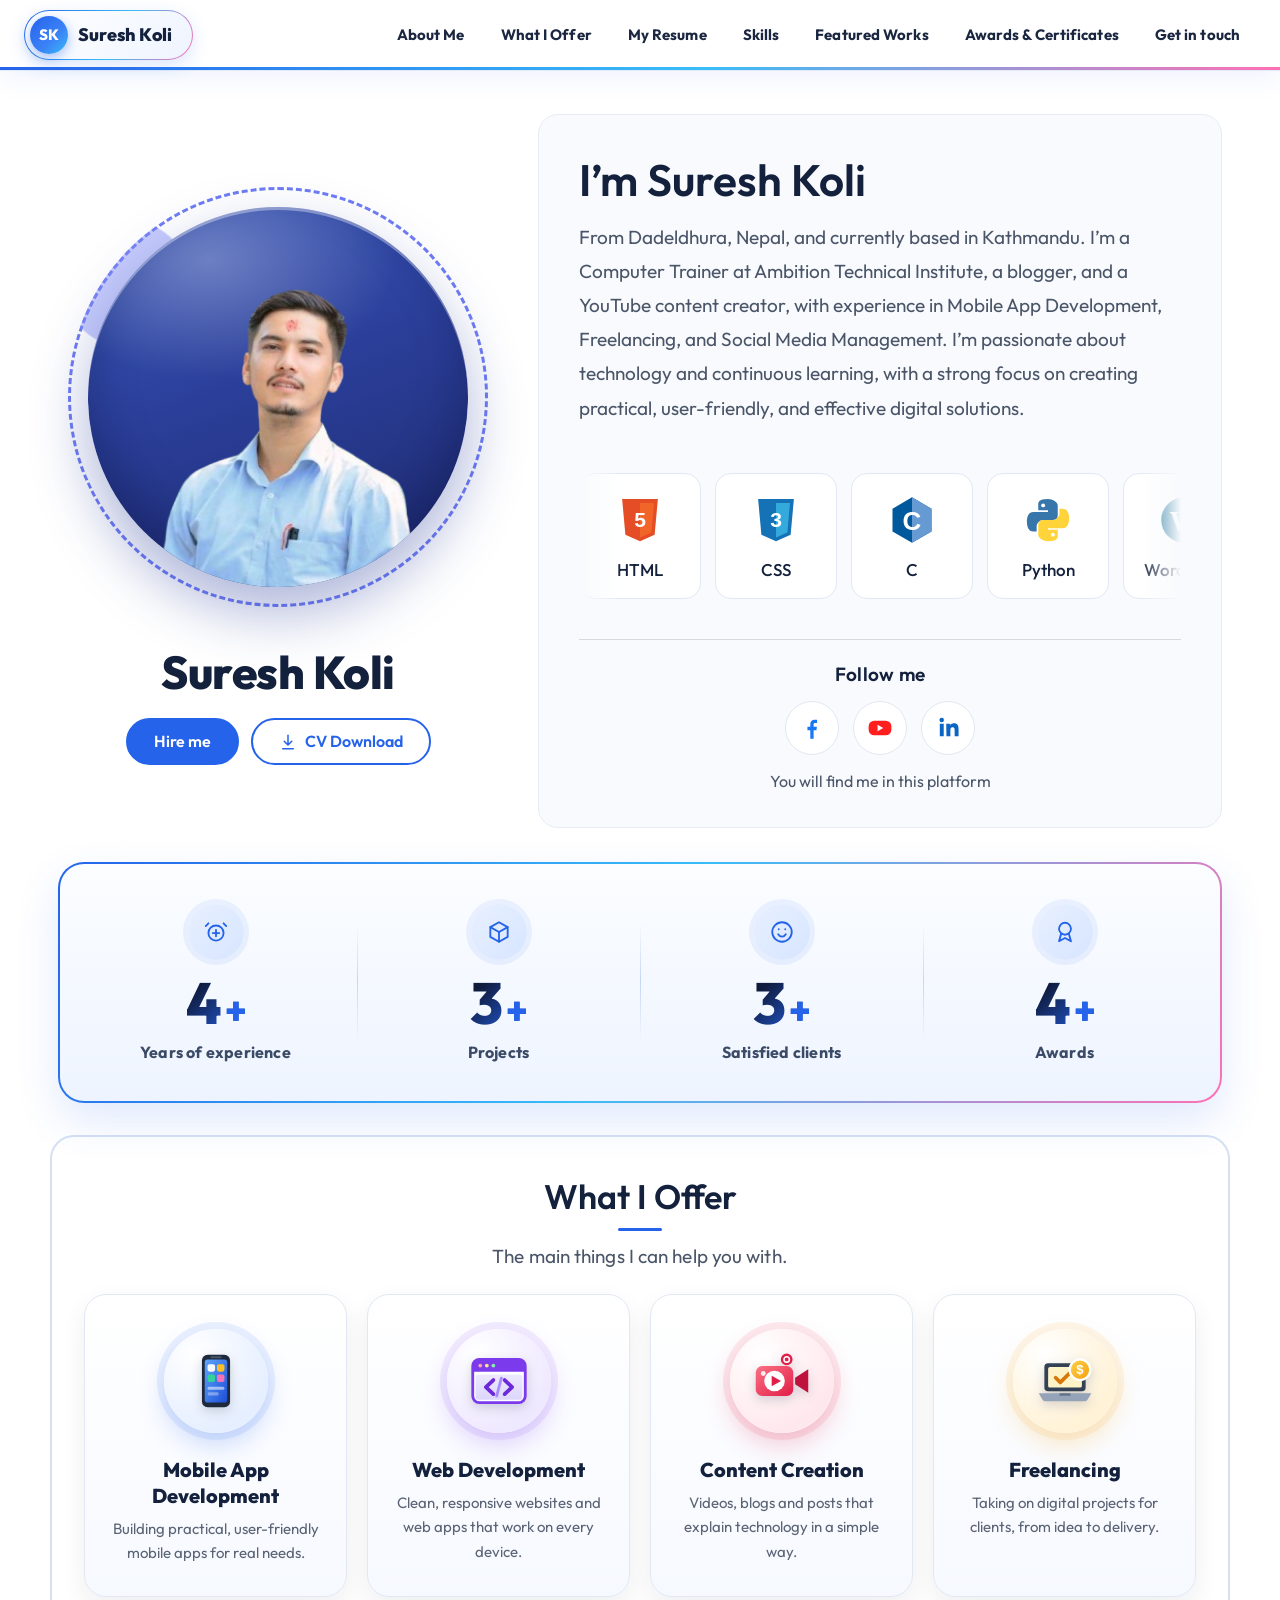
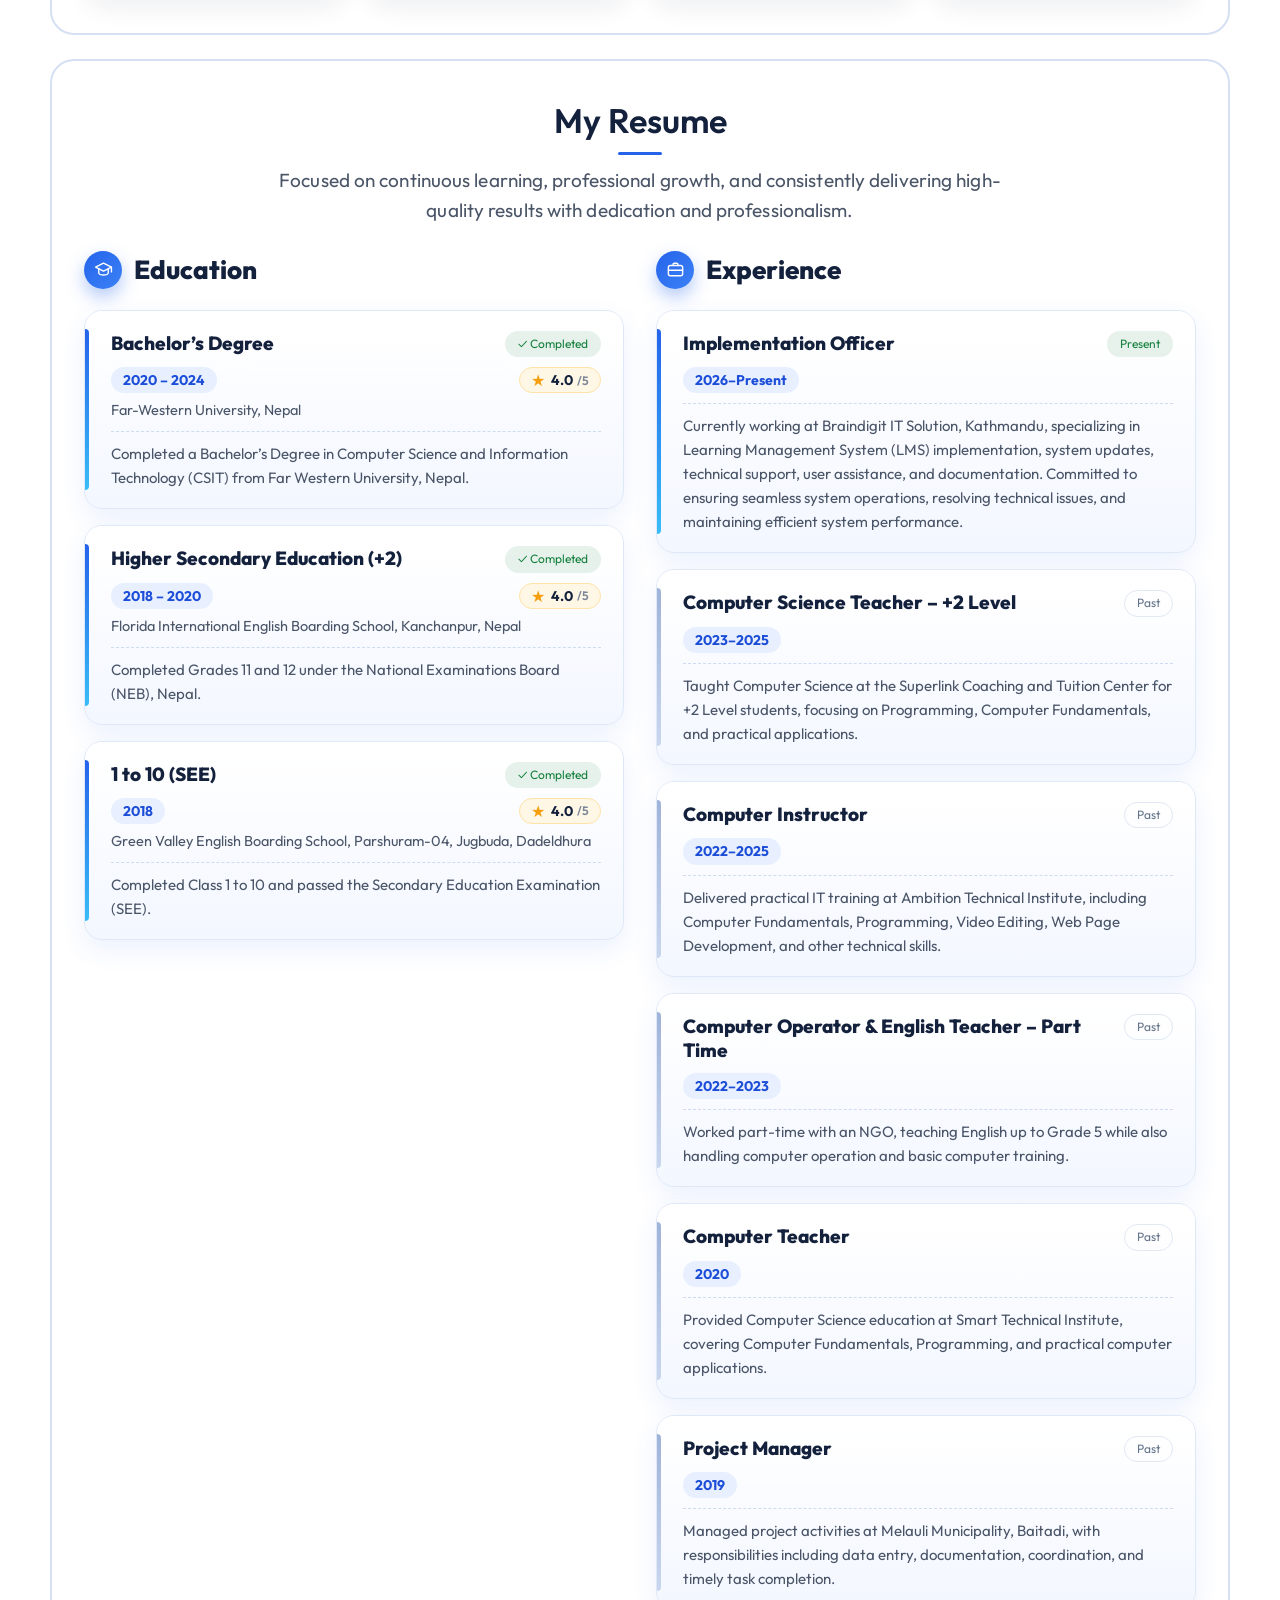
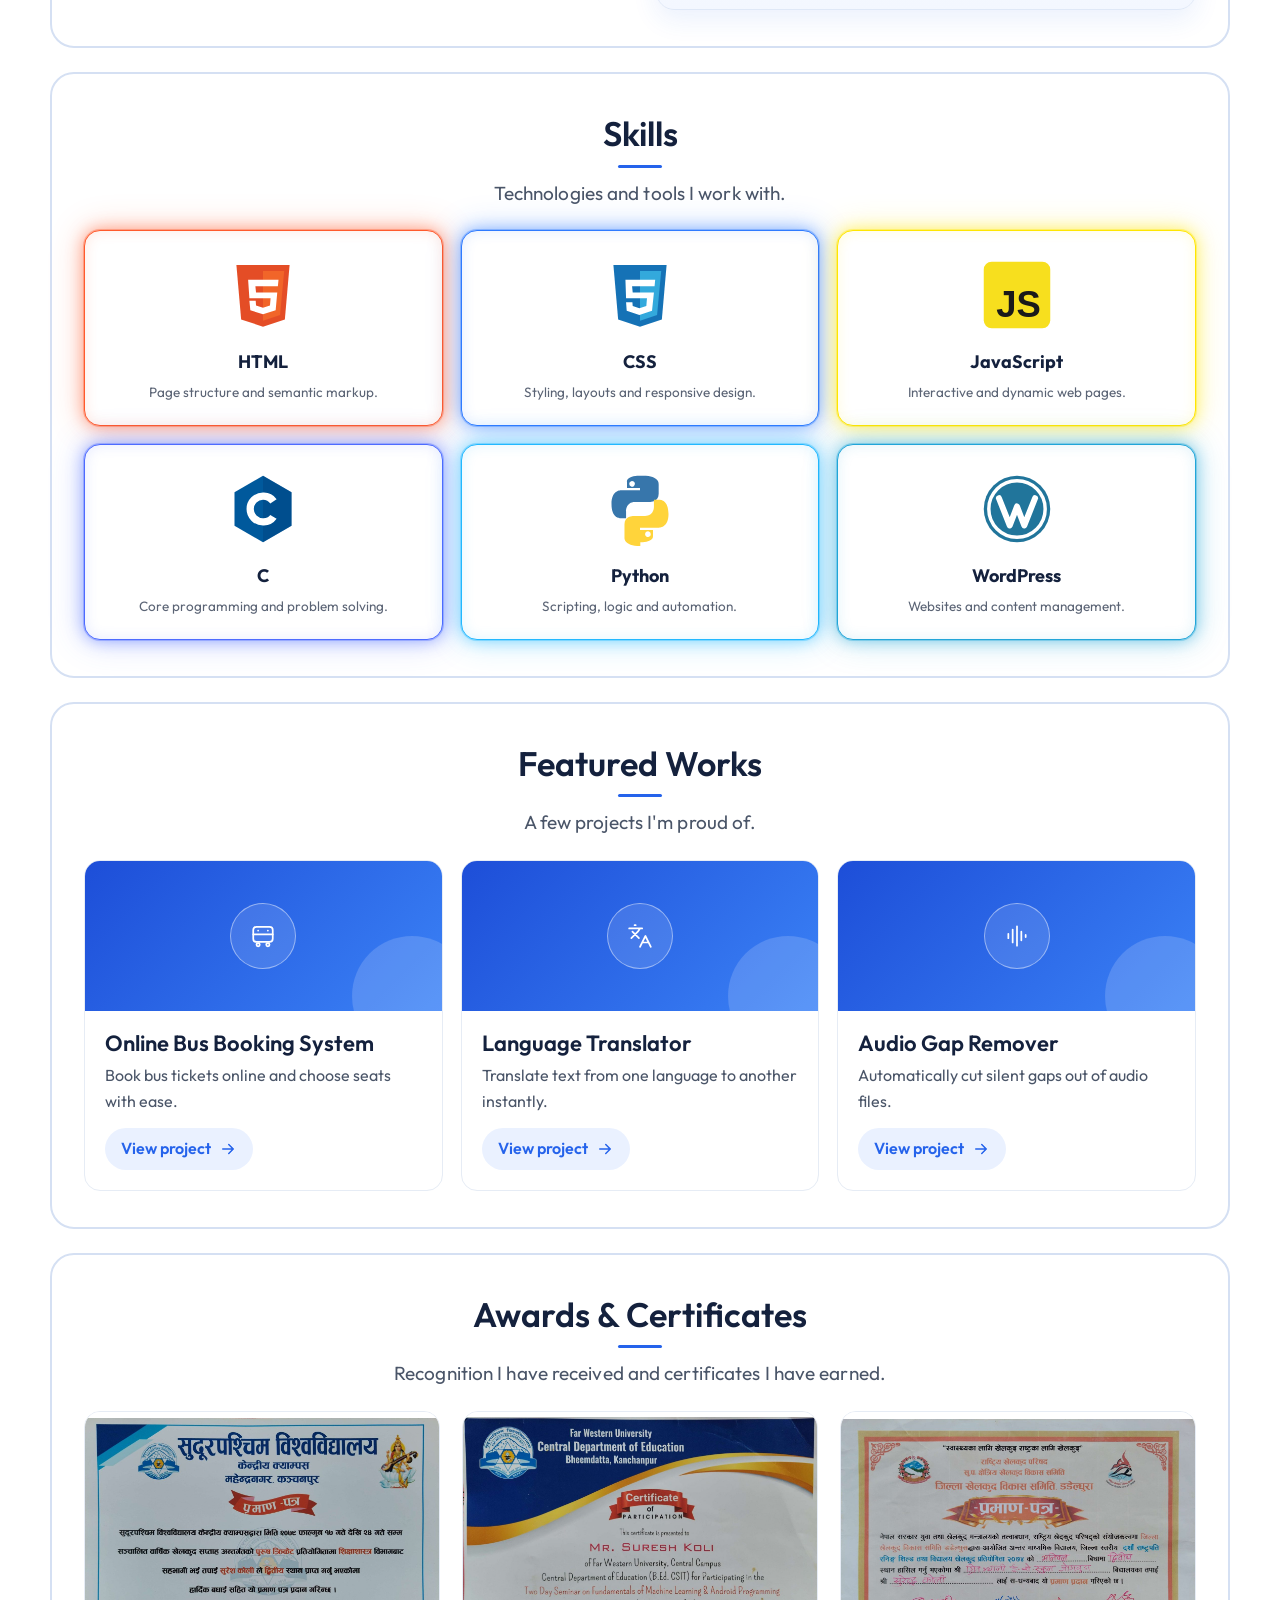
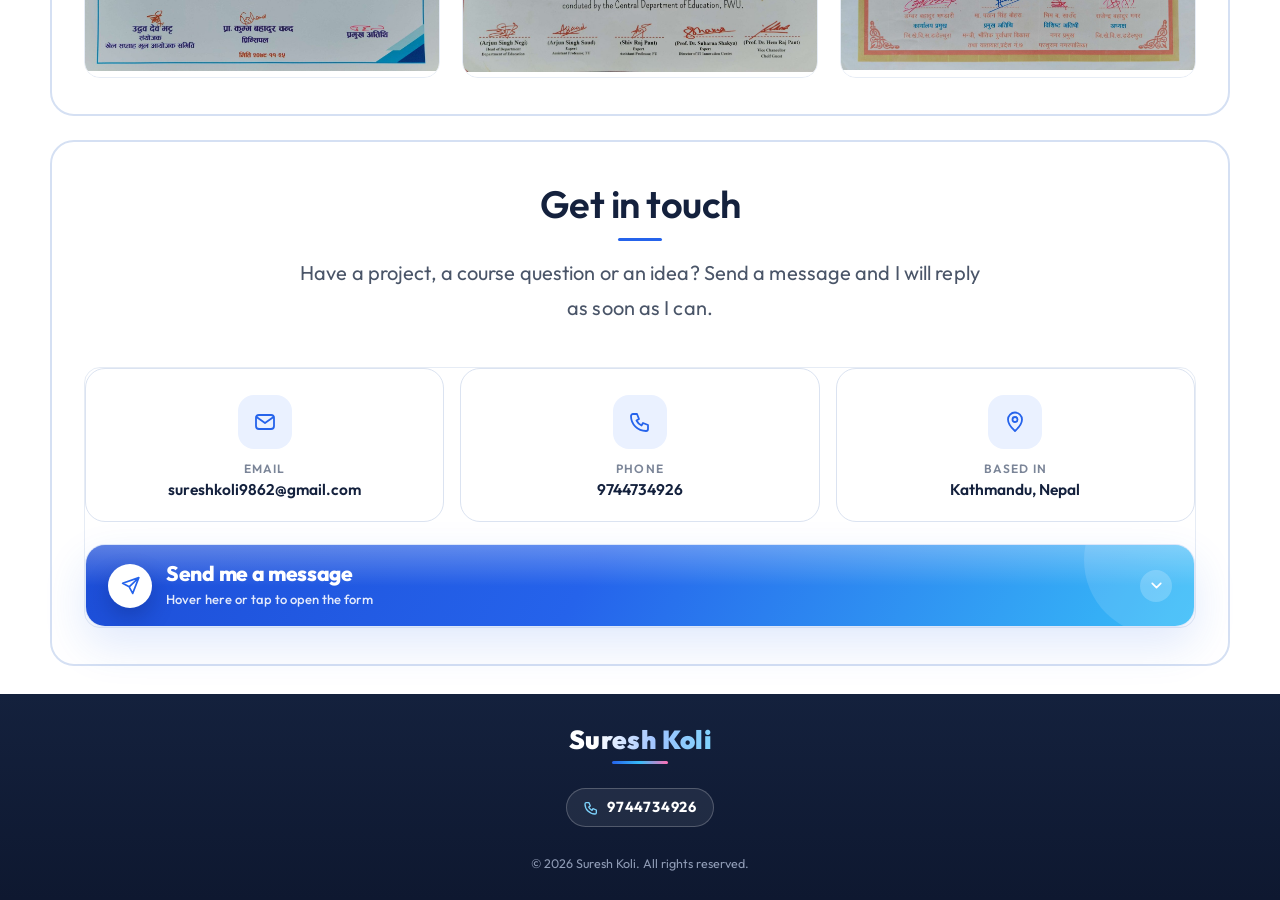
<file: index.html>
<!DOCTYPE html>
<html lang="en">
<head>
<meta charset="UTF-8">
<meta name="viewport" content="width=device-width, initial-scale=1, viewport-fit=cover">
<title>Suresh Koli | Portfolio</title>
<link href="https://fonts.googleapis.com/css2?family=Outfit:wght@400;500;600&display=swap" rel="stylesheet">
<link rel="stylesheet" href="style.css">
</head>
<body>

<header>
 <div class="bar">
  <a class="brand" href="#top"><span class="logo"><span>SK</span></span>Suresh Koli</a>
  <button class="menu" aria-label="Open menu" aria-expanded="false">☰</button>
  <nav id="nav" aria-label="Main">
   <ul>
    <li><a href="#about">About Me</a></li>
    <li><a href="#services">What I Offer</a></li>
    <li><a href="#resume">My Resume</a></li>
    <li><a href="#skills">Skills</a></li>
    <li><a href="#works">Featured Works</a></li>
    <li><a href="#awards">Awards &amp; Certificates</a></li>
    <li><a class="nav-cta" href="#contact">Get in touch</a></li>
   </ul>
  </nav>
 </div>
</header>

<main id="top">
 <div class="sheet">
 <section class="hero" id="about">
  <div class="hero-grid">
   <div class="left box">
    <div class="photo"><div class="hept"><img src="images/profile.png" alt="Photo of Suresh Koli"><svg class="hb" viewBox="0 0 100 100" preserveAspectRatio="none" aria-hidden="true"><defs><linearGradient id="hg" x1="0" y1="0" x2="1" y2="1"><stop offset="0" stop-color="#3b82f6"/><stop offset=".55" stop-color="#2563eb"/><stop offset="1" stop-color="#ff6fb5"/></linearGradient></defs><polygon points="50,0 89.1,19.8 100,64.3 71.7,100 28.3,100 0,64.3 10.9,19.8" fill="none" stroke="url(#hg)" stroke-width="6" stroke-linejoin="round" vector-effect="non-scaling-stroke"/></svg></div></div>
    <h1>Suresh Koli</h1>
    <div class="hero-cta">
     <a class="hbtn hire" href="#resume">Hire me</a>
     <a class="hbtn cv" href="suresh.pdf" target="_blank" rel="noopener"><svg viewBox="0 0 24 24" fill="none" stroke="currentColor" stroke-width="2" stroke-linecap="round" stroke-linejoin="round" aria-hidden="true"><path d="M12 3v12M7 11l5 5 5-5M5 21h14"/></svg>CV Download</a>
    </div>
   </div>
   <div class="box info">
    <p class="lead"><strong class="iam">I’m Suresh Koli</strong>From Dadeldhura, Nepal, and currently based in Kathmandu. I’m a Computer Trainer at Ambition Technical Institute, a blogger, and a YouTube content creator, with experience in Mobile App Development, Freelancing, and Social Media Management. I’m passionate about technology and continuous learning, with a strong focus on creating practical, user-friendly, and effective digital solutions.</p>
    <div class="marquee" aria-label="Technologies"><ul class="track"><li class="tbox"><svg viewBox="0 0 32 32" width="34" height="34" aria-hidden="true"><path d="M5 3h22l-2 22-9 4-9-4z" fill="#e44d26"/><path d="M16 5.5v21.3l7-3.1 1.6-18.2z" fill="#f16529"/><text x="16" y="20" text-anchor="middle" font-size="13" font-weight="700" fill="#fff" font-family="Arial,sans-serif">5</text></svg><span>HTML</span></li><li class="tbox"><svg viewBox="0 0 32 32" width="34" height="34" aria-hidden="true"><path d="M5 3h22l-2 22-9 4-9-4z" fill="#1572b6"/><path d="M16 5.5v21.3l7-3.1 1.6-18.2z" fill="#33a9dc"/><text x="16" y="20" text-anchor="middle" font-size="13" font-weight="700" fill="#fff" font-family="Arial,sans-serif">3</text></svg><span>CSS</span></li><li class="tbox"><svg viewBox="0 0 32 32" width="34" height="34" aria-hidden="true"><path d="M16 2l12 7v14l-12 7-12-7V9z" fill="#00599c"/><path d="M16 2l12 7v14l-12 7z" fill="#659ad2"/><text x="16" y="22" text-anchor="middle" font-size="16" font-weight="700" fill="#fff" font-family="Arial,sans-serif">C</text></svg><span>C</span></li><li class="tbox"><svg viewBox="0 0 32 32" width="34" height="34" aria-hidden="true"><path d="M16 3c-6 0-6 2-6 4v3h6v1H7c-3 0-4 3-4 6s1 6 4 6h2v-3c0-2 2-4 4-4h6c2 0 3-1 3-3V7c0-2-3-4-6-4z" fill="#3776ab"/><path d="M16 29c6 0 6-2 6-4v-3h-6v-1h9c3 0 4-3 4-6s-1-6-4-6h-2v3c0 2-2 4-4 4h-6c-2 0-3 1-3 3v6c0 2 3 4 6 4z" fill="#ffd43b"/><circle cx="13" cy="7" r="1.2" fill="#fff"/><circle cx="19" cy="25" r="1.2" fill="#fff"/></svg><span>Python</span></li><li class="tbox"><svg viewBox="0 0 32 32" width="34" height="34" aria-hidden="true"><circle cx="16" cy="16" r="14" fill="#21759b"/><text x="16" y="22.5" text-anchor="middle" font-size="18" font-weight="700" fill="#fff" font-family="Georgia,serif">W</text></svg><span>WordPress</span></li><li class="tbox" aria-hidden="true"><svg viewBox="0 0 32 32" width="34" height="34" aria-hidden="true"><path d="M5 3h22l-2 22-9 4-9-4z" fill="#e44d26"/><path d="M16 5.5v21.3l7-3.1 1.6-18.2z" fill="#f16529"/><text x="16" y="20" text-anchor="middle" font-size="13" font-weight="700" fill="#fff" font-family="Arial,sans-serif">5</text></svg><span>HTML</span></li><li class="tbox" aria-hidden="true"><svg viewBox="0 0 32 32" width="34" height="34" aria-hidden="true"><path d="M5 3h22l-2 22-9 4-9-4z" fill="#1572b6"/><path d="M16 5.5v21.3l7-3.1 1.6-18.2z" fill="#33a9dc"/><text x="16" y="20" text-anchor="middle" font-size="13" font-weight="700" fill="#fff" font-family="Arial,sans-serif">3</text></svg><span>CSS</span></li><li class="tbox" aria-hidden="true"><svg viewBox="0 0 32 32" width="34" height="34" aria-hidden="true"><path d="M16 2l12 7v14l-12 7-12-7V9z" fill="#00599c"/><path d="M16 2l12 7v14l-12 7z" fill="#659ad2"/><text x="16" y="22" text-anchor="middle" font-size="16" font-weight="700" fill="#fff" font-family="Arial,sans-serif">C</text></svg><span>C</span></li><li class="tbox" aria-hidden="true"><svg viewBox="0 0 32 32" width="34" height="34" aria-hidden="true"><path d="M16 3c-6 0-6 2-6 4v3h6v1H7c-3 0-4 3-4 6s1 6 4 6h2v-3c0-2 2-4 4-4h6c2 0 3-1 3-3V7c0-2-3-4-6-4z" fill="#3776ab"/><path d="M16 29c6 0 6-2 6-4v-3h-6v-1h9c3 0 4-3 4-6s-1-6-4-6h-2v3c0 2-2 4-4 4h-6c-2 0-3 1-3 3v6c0 2 3 4 6 4z" fill="#ffd43b"/><circle cx="13" cy="7" r="1.2" fill="#fff"/><circle cx="19" cy="25" r="1.2" fill="#fff"/></svg><span>Python</span></li><li class="tbox" aria-hidden="true"><svg viewBox="0 0 32 32" width="34" height="34" aria-hidden="true"><circle cx="16" cy="16" r="14" fill="#21759b"/><text x="16" y="22.5" text-anchor="middle" font-size="18" font-weight="700" fill="#fff" font-family="Georgia,serif">W</text></svg><span>WordPress</span></li><li class="tbox" aria-hidden="true"><svg viewBox="0 0 32 32" width="34" height="34" aria-hidden="true"><path d="M5 3h22l-2 22-9 4-9-4z" fill="#e44d26"/><path d="M16 5.5v21.3l7-3.1 1.6-18.2z" fill="#f16529"/><text x="16" y="20" text-anchor="middle" font-size="13" font-weight="700" fill="#fff" font-family="Arial,sans-serif">5</text></svg><span>HTML</span></li><li class="tbox" aria-hidden="true"><svg viewBox="0 0 32 32" width="34" height="34" aria-hidden="true"><path d="M5 3h22l-2 22-9 4-9-4z" fill="#1572b6"/><path d="M16 5.5v21.3l7-3.1 1.6-18.2z" fill="#33a9dc"/><text x="16" y="20" text-anchor="middle" font-size="13" font-weight="700" fill="#fff" font-family="Arial,sans-serif">3</text></svg><span>CSS</span></li><li class="tbox" aria-hidden="true"><svg viewBox="0 0 32 32" width="34" height="34" aria-hidden="true"><path d="M16 2l12 7v14l-12 7-12-7V9z" fill="#00599c"/><path d="M16 2l12 7v14l-12 7z" fill="#659ad2"/><text x="16" y="22" text-anchor="middle" font-size="16" font-weight="700" fill="#fff" font-family="Arial,sans-serif">C</text></svg><span>C</span></li><li class="tbox" aria-hidden="true"><svg viewBox="0 0 32 32" width="34" height="34" aria-hidden="true"><path d="M16 3c-6 0-6 2-6 4v3h6v1H7c-3 0-4 3-4 6s1 6 4 6h2v-3c0-2 2-4 4-4h6c2 0 3-1 3-3V7c0-2-3-4-6-4z" fill="#3776ab"/><path d="M16 29c6 0 6-2 6-4v-3h-6v-1h9c3 0 4-3 4-6s-1-6-4-6h-2v3c0 2-2 4-4 4h-6c-2 0-3 1-3 3v6c0 2 3 4 6 4z" fill="#ffd43b"/><circle cx="13" cy="7" r="1.2" fill="#fff"/><circle cx="19" cy="25" r="1.2" fill="#fff"/></svg><span>Python</span></li><li class="tbox" aria-hidden="true"><svg viewBox="0 0 32 32" width="34" height="34" aria-hidden="true"><circle cx="16" cy="16" r="14" fill="#21759b"/><text x="16" y="22.5" text-anchor="middle" font-size="18" font-weight="700" fill="#fff" font-family="Georgia,serif">W</text></svg><span>WordPress</span></li></ul></div>
    <div class="followbox">
     <p class="flabel">Follow me</p>
     <div class="socials">
      <a class="sbtn" style="--brand:#1877f2" href="https://www.facebook.com/anzelko.princema" target="_blank" rel="noopener" aria-label="Facebook"><i><svg viewBox="0 0 32 32" width="26" height="26" fill="currentColor" aria-hidden="true"><path d="M17.5 26v-8h2.7l.4-3.2h-3.1v-2c0-.9.3-1.5 1.6-1.5h1.7V8.4c-.3 0-1.3-.1-2.4-.1-2.4 0-4 1.5-4 4.1v2.4H11.7V18h2.7v8z"/></svg></i><span>Facebook</span></a>
      <a class="sbtn" style="--brand:#ff1f1f" href="https://www.youtube.com/@ExploreSuresh26" target="_blank" rel="noopener" aria-label="YouTube"><i><svg viewBox="0 0 32 32" width="28" height="28" fill="currentColor" aria-hidden="true"><path fill-rule="evenodd" d="M9 7h14a7 7 0 0 1 7 7v4a7 7 0 0 1-7 7H9a7 7 0 0 1-7-7v-4a7 7 0 0 1 7-7zm4 5v8l7-4z"/></svg></i><span>YouTube</span></a>
      <a class="sbtn" style="--brand:#0a66c2" href="https://np.linkedin.com/in/suresh-koli-970601396" target="_blank" rel="noopener" aria-label="LinkedIn"><i><svg viewBox="0 0 32 32" width="26" height="26" fill="currentColor" aria-hidden="true"><path d="M9.1 12.4h3.3V23H9.1zM10.7 7.3a1.9 1.9 0 1 1 0 3.8 1.9 1.9 0 0 1 0-3.8zM14.5 12.4h3.1v1.5c.5-.9 1.6-1.8 3.3-1.8 3.4 0 4 2.2 4 5.100V23h-3.300v-5c0-1.200 0-2.700-1.700-2.700s-1.900 1.300-1.900 2.600V23h-3.300z"/></svg></i><span>LinkedIn</span></a>
     </div>
     <p class="fcap">You will find me in this platform</p>
    </div>
   </div>
  </div>
  <div class="stats">
   <div class="stat"><svg class="si" viewBox="0 0 24 24" fill="none" stroke="currentColor" stroke-width="1.7" stroke-linecap="round" stroke-linejoin="round" aria-hidden="true"><circle cx="12" cy="13" r="7"/><path d="M12 10v6M9 13h6M5 4 2.5 6.5M19 4l2.5 2.5"/></svg><b>4<em>+</em></b><span>Years of experience</span></div><div class="stat"><svg class="si" viewBox="0 0 24 24" fill="none" stroke="currentColor" stroke-width="1.7" stroke-linecap="round" stroke-linejoin="round" aria-hidden="true"><path d="M12 3 4 7.5v9L12 21l8-4.5v-9z"/><path d="M4 7.5 12 12l8-4.5M12 12v9"/></svg><b>3<em>+</em></b><span>Projects</span></div><div class="stat"><svg class="si" viewBox="0 0 24 24" fill="none" stroke="currentColor" stroke-width="1.7" stroke-linecap="round" stroke-linejoin="round" aria-hidden="true"><circle cx="12" cy="12" r="9"/><path d="M8.5 14c.9 1.5 2.1 2.2 3.5 2.2s2.6-.7 3.5-2.2M9 9.5h.01M15 9.5h.01"/></svg><b>3<em>+</em></b><span>Satisfied clients</span></div><div class="stat"><svg class="si" viewBox="0 0 24 24" fill="none" stroke="currentColor" stroke-width="1.7" stroke-linecap="round" stroke-linejoin="round" aria-hidden="true"><circle cx="12" cy="9" r="5.5"/><path d="m8.5 13.5-2 7 5.5-3 5.5 3-2-7"/></svg><b>4<em>+</em></b><span>Awards</span></div>
  </div>
 </section>

 <section id="services">
  <h2>What I Offer</h2>
  <p class="sub">The main things I can help you with.</p>
  <div class="sec-box">
  <div class="offer-grid">
   <article class="offer"><div class="offer-ico"><svg viewBox="0 0 64 64" aria-hidden="true"><defs><linearGradient id="ph1" x1="0" y1="0" x2="1" y2="1"><stop offset="0" stop-color="#60a5fa"/><stop offset="1" stop-color="#1d4ed8"/></linearGradient></defs><rect x="17" y="4" width="30" height="56" rx="6" fill="#1e293b"/><rect x="20" y="9" width="24" height="46" rx="3" fill="url(#ph1)"/><rect x="26" y="5.5" width="12" height="2.2" rx="1.1" fill="#475569"/><rect x="23" y="14" width="8" height="8" rx="2.2" fill="#fff" opacity=".95"/><rect x="33" y="14" width="8" height="8" rx="2.2" fill="#fbbf24"/><rect x="23" y="25" width="8" height="8" rx="2.2" fill="#34d399"/><rect x="33" y="25" width="8" height="8" rx="2.2" fill="#f472b6"/><rect x="23" y="38" width="18" height="3.4" rx="1.7" fill="#fff" opacity=".55"/><rect x="23" y="44" width="12" height="3.4" rx="1.7" fill="#fff" opacity=".35"/></svg></div><h3>Mobile App Development</h3><p>Building practical, user-friendly mobile apps for real needs.</p></article><article class="offer"><div class="offer-ico"><svg viewBox="0 0 64 64" aria-hidden="true"><defs><linearGradient id="wb1" x1="0" y1="0" x2="0" y2="1"><stop offset="0" stop-color="#ede9fe"/><stop offset="1" stop-color="#ddd6fe"/></linearGradient></defs><rect x="4" y="9" width="56" height="46" rx="7" fill="#fff" stroke="#7c3aed" stroke-width="3"/><path d="M4 16a7 7 0 0 1 7-7h42a7 7 0 0 1 7 7v6H4z" fill="#7c3aed"/><circle cx="12" cy="15.5" r="2" fill="#fca5a5"/><circle cx="19" cy="15.5" r="2" fill="#fde68a"/><circle cx="26" cy="15.5" r="2" fill="#86efac"/><rect x="7" y="25" width="50" height="27" rx="3" fill="url(#wb1)"/><path d="M26 31 18 38.5 26 46" fill="none" stroke="#6d28d9" stroke-width="4" stroke-linecap="round" stroke-linejoin="round"/><path d="M38 31 46 38.5 38 46" fill="none" stroke="#6d28d9" stroke-width="4" stroke-linecap="round" stroke-linejoin="round"/><path d="M34.5 29 29.5 48" stroke="#a78bfa" stroke-width="3" stroke-linecap="round"/></svg></div><h3>Web Development</h3><p>Clean, responsive websites and web apps that work on every device.</p></article><article class="offer"><div class="offer-ico"><svg viewBox="0 0 64 64" aria-hidden="true"><defs><linearGradient id="cc1" x1="0" y1="0" x2="1" y2="1"><stop offset="0" stop-color="#fb7185"/><stop offset="1" stop-color="#e11d48"/></linearGradient></defs><rect x="4" y="16" width="40" height="32" rx="7" fill="url(#cc1)"/><path d="M46 28.5 60 19.5v25L46 35.5z" fill="#be123c"/><circle cx="24" cy="32" r="11" fill="#fff"/><path d="M21 26.5v11l10-5.5z" fill="#e11d48"/><circle cx="12" cy="24" r="2.6" fill="#fff" opacity=".9"/><circle cx="37" cy="9" r="5" fill="#fff" stroke="#e11d48" stroke-width="2.5"/><circle cx="37" cy="9" r="2" fill="#e11d48"/></svg></div><h3>Content Creation</h3><p>Videos, blogs and posts that explain technology in a simple way.</p></article><article class="offer"><div class="offer-ico"><svg viewBox="0 0 64 64" aria-hidden="true"><defs><linearGradient id="fl1" x1="0" y1="0" x2="1" y2="1"><stop offset="0" stop-color="#fcd34d"/><stop offset="1" stop-color="#f59e0b"/></linearGradient></defs><rect x="10" y="13" width="44" height="30" rx="4" fill="#334155"/><rect x="14" y="17" width="36" height="22" rx="2" fill="#fef3c7"/><path d="M22 28.5l5 5 10-10" fill="none" stroke="#d97706" stroke-width="4" stroke-linecap="round" stroke-linejoin="round"/><path d="M4 45h56l-4 7a3 3 0 0 1-2.6 1.5H10.6A3 3 0 0 1 8 52z" fill="#94a3b8"/><rect x="26" y="45" width="12" height="2.6" rx="1.3" fill="#64748b"/><circle cx="48" cy="20" r="11" fill="url(#fl1)" stroke="#fff" stroke-width="2.5"/><text x="48" y="25" text-anchor="middle" font-size="14" font-weight="800" fill="#fff" font-family="Arial,sans-serif">$</text></svg></div><h3>Freelancing</h3><p>Taking on digital projects for clients, from idea to delivery.</p></article>
  </div>
  </div>
 </section>

 <section id="resume">
  <h2 class="resume-h">My Resume</h2>
  <p class="sub">Focused on continuous learning, professional growth, and consistently delivering high-quality results with dedication and professionalism.</p>
  <div class="sec-box">
  <div class="resume-cols">
   <div class="rs-card box" id="education">
    <h3 class="rs-title"><span class="rs-ico"><svg viewBox="0 0 24 24" fill="none" stroke="currentColor" stroke-width="1.8" stroke-linecap="round" stroke-linejoin="round" aria-hidden="true"><path d="m2 9 10-5 10 5-10 5z"/><path d="M6 11.5V16c0 1.5 2.7 3 6 3s6-1.5 6-3v-4.5M22 9v6"/></svg></span>Education</h3>
    <ol class="tline">
       <li class="tl-it"><div class="tl-head"><h4>Bachelor’s Degree</h4><span class="tl-pill done">✓ Completed</span></div>
       <div class="ed-meta"><div class="ed-top"><span class="ed-date">2020 – 2024</span><span class="ed-rate" role="img" aria-label="Rating 4 out of 5"><span class="st">★</span>4.0<small>/5</small></span></div><div class="ed-school"><span>Far-Western University, Nepal</span></div><p class="ed-desc">Completed a Bachelor’s Degree in Computer Science and Information Technology (CSIT) from Far Western University, Nepal.</p></div></li>
       <li class="tl-it"><div class="tl-head"><h4>Higher Secondary Education (+2)</h4><span class="tl-pill done">✓ Completed</span></div>
       <div class="ed-meta"><div class="ed-top"><span class="ed-date">2018 – 2020</span><span class="ed-rate" role="img" aria-label="Rating 4 out of 5"><span class="st">★</span>4.0<small>/5</small></span></div><div class="ed-school"><span>Florida International English Boarding School, Kanchanpur, Nepal</span></div><p class="ed-desc">Completed Grades 11 and 12 under the National Examinations Board (NEB), Nepal.</p></div></li>
       <li class="tl-it"><div class="tl-head"><h4>1 to 10 (SEE)</h4><span class="tl-pill done">✓ Completed</span></div>
       <div class="ed-meta"><div class="ed-top"><span class="ed-date">2018</span><span class="ed-rate" role="img" aria-label="Rating 4 out of 5"><span class="st">★</span>4.0<small>/5</small></span></div><div class="ed-school"><span>Green Valley English Boarding School, Parshuram-04, Jugbuda, Dadeldhura</span></div><p class="ed-desc">Completed Class 1 to 10 and passed the Secondary Education Examination (SEE).</p></div></li>
     </ol>
   </div>
   <div class="rs-card box" id="experience">
    <h3 class="rs-title"><span class="rs-ico"><svg viewBox="0 0 24 24" fill="none" stroke="currentColor" stroke-width="1.8" stroke-linecap="round" stroke-linejoin="round" aria-hidden="true"><rect x="3" y="7" width="18" height="13" rx="2.5"/><path d="M9 7V5.5A1.5 1.5 0 0 1 10.5 4h3A1.5 1.5 0 0 1 15 5.5V7M3 13h18"/></svg></span>Experience</h3>
    <ol class="tline">
      <li class="tl-it now"><div class="tl-head"><h4>Implementation Officer</h4><span class="tl-pill now">Present</span></div>
       <div class="ed-meta"><div class="ed-top"><span class="ed-date">2026–Present</span></div><p class="ed-desc">Currently working at Braindigit IT Solution, Kathmandu, specializing in Learning Management System (LMS) implementation, system updates, technical support, user assistance, and documentation. Committed to ensuring seamless system operations, resolving technical issues, and maintaining efficient system performance.</p></div></li>
      <li class="tl-it past"><div class="tl-head"><h4>Computer Science Teacher – +2 Level</h4><span class="tl-pill ">Past</span></div>
       <div class="ed-meta"><div class="ed-top"><span class="ed-date">2023–2025</span></div><p class="ed-desc">Taught Computer Science at the Superlink Coaching and Tuition Center for +2 Level students, focusing on Programming, Computer Fundamentals, and practical applications.</p></div></li>
      <li class="tl-it past"><div class="tl-head"><h4>Computer Instructor</h4><span class="tl-pill ">Past</span></div>
       <div class="ed-meta"><div class="ed-top"><span class="ed-date">2022–2025</span></div><p class="ed-desc">Delivered practical IT training at Ambition Technical Institute, including Computer Fundamentals, Programming, Video Editing, Web Page Development, and other technical skills.</p></div></li>
      <li class="tl-it past"><div class="tl-head"><h4>Computer Operator &amp; English Teacher – Part Time</h4><span class="tl-pill ">Past</span></div>
       <div class="ed-meta"><div class="ed-top"><span class="ed-date">2022–2023</span></div><p class="ed-desc">Worked part-time with an NGO, teaching English up to Grade 5 while also handling computer operation and basic computer training.</p></div></li>
      <li class="tl-it past"><div class="tl-head"><h4>Computer Teacher</h4><span class="tl-pill ">Past</span></div>
       <div class="ed-meta"><div class="ed-top"><span class="ed-date">2020</span></div><p class="ed-desc">Provided Computer Science education at Smart Technical Institute, covering Computer Fundamentals, Programming, and practical computer applications.</p></div></li>
      <li class="tl-it past"><div class="tl-head"><h4>Project Manager</h4><span class="tl-pill ">Past</span></div>
       <div class="ed-meta"><div class="ed-top"><span class="ed-date">2019</span></div><p class="ed-desc">Managed project activities at Melauli Municipality, Baitadi, with responsibilities including data entry, documentation, coordination, and timely task completion.</p></div></li>
     </ol>
   </div>
  </div>
  </div>
 </section>

 <section id="skills">
  <h2>Skills</h2>
  <p class="sub">Technologies and tools I work with.</p>
  <div class="sec-box">
  <div class="skill-grid">
   <div class="skill" style="--c:#e44d26"><span class="skill-ico"><svg viewBox="0 0 24 24" aria-hidden="true"><path d="M3.6 2.5h16.8l-1.5 17.2L12 22l-6.9-2.3z" fill="#E44D26"/><path d="M12 4.4v15.7l5.4-1.8 1.3-13.9z" fill="#F16529"/><path d="M7.3 7.2h9.6l-.2 2H9.6l.2 2h6.7l-.5 5.6-4 1.3-4-1.3-.3-3h2l.1 1.5 2.2.7 2.2-.7.2-2.3H7.7z" fill="#fff"/></svg></span><h3>HTML</h3><p>Page structure and semantic markup.</p></div>
   <div class="skill" style="--c:#2965f1"><span class="skill-ico"><svg viewBox="0 0 24 24" aria-hidden="true"><path d="M3.6 2.5h16.8l-1.5 17.2L12 22l-6.9-2.3z" fill="#1572B6"/><path d="M12 4.4v15.7l5.4-1.8 1.3-13.9z" fill="#33A9DC"/><path d="M7.4 7.2h9.4l-.2 2H9.5l.2 2h6.7l-.6 5.8-4 1.3-4-1.3-.2-2.7h2l.1 1.2 2.1.7 2.2-.7.2-2.5H7.6z" fill="#fff"/></svg></span><h3>CSS</h3><p>Styling, layouts and responsive design.</p></div>
   <div class="skill" style="--c:#f7df1e"><span class="skill-ico"><svg viewBox="0 0 24 24" aria-hidden="true"><rect x="1.5" y="1.5" width="21" height="21" rx="2.5" fill="#F7DF1E"/><text x="12.5" y="19" text-anchor="middle" font-size="11.5" font-weight="800" fill="#1a1a1a" font-family="Arial,sans-serif">JS</text></svg></span><h3>JavaScript</h3><p>Interactive and dynamic web pages.</p></div>
   <div class="skill" style="--c:#5c6bc0"><span class="skill-ico"><svg viewBox="0 0 24 24" aria-hidden="true"><path d="M12 1.5l9 5.2v10.6l-9 5.2-9-5.2V6.7z" fill="#00599C"/><path d="M12 1.5l9 5.2v10.6l-9 5.2z" fill="#004482" opacity=".5"/><path d="M16.3 8.9A5 5 0 0 0 12 6.8a5.2 5.2 0 1 0 0 10.4 5 5 0 0 0 4.3-2.1l-2-1.2A2.8 2.8 0 0 1 12 14.9a2.9 2.9 0 1 1 0-5.8c1 0 1.8.5 2.3 1.2z" fill="#fff"/></svg></span><h3>C</h3><p>Core programming and problem solving.</p></div>
   <div class="skill" style="--c:#3776ab"><span class="skill-ico"><svg viewBox="0 0 24 24" aria-hidden="true"><path d="M11.9 1.5C7.6 1.5 7.9 3.4 7.9 3.4v2h4.1v.7H6.3S3 5.7 3 10.4c0 4.7 2.9 4.5 2.9 4.5h1.7v-2.2s-.1-2.9 2.8-2.9h4.8s2.7 0 2.7-2.6V4.2s.4-2.7-5-2.7zM9.2 3.2a.9.9 0 1 1 0 1.700.9.9 0 0 1 0-1.700z" fill="#3776AB"/><path d="M12.1 22.5c4.300 0 4-1.900 4-1.900v-2h-4.100v-.7h5.700s3.300.4 3.300-4.300c0-4.700-2.900-4.500-2.900-4.500h-1.700v2.200s.1 2.900-2.800 2.900H9.800s-2.700 0-2.700 2.600v4.200s-.4 2.700 5 2.700zm2.700-1.700a.9.9 0 1 1 0-1.700.9.9 0 0 1 0 1.700z" fill="#FFD43B"/></svg></span><h3>Python</h3><p>Scripting, logic and automation.</p></div>
   <div class="skill" style="--c:#21759b"><span class="skill-ico"><svg viewBox="0 0 24 24" aria-hidden="true"><circle cx="12" cy="12" r="10.5" fill="#21759B"/><circle cx="12" cy="12" r="8.9" fill="none" stroke="#fff" stroke-width="1.1"/><path d="M6.3 8.6l3.4 8.6 2.3-6 2.3 6 3.4-8.6" fill="none" stroke="#fff" stroke-width="1.9" stroke-linecap="round" stroke-linejoin="round"/></svg></span><h3>WordPress</h3><p>Websites and content management.</p></div>
  </div>
  </div>
 </section>

 <section id="works">
  <h2>Featured Works</h2>
  <p class="sub">A few projects I'm proud of.</p>
  <div class="sec-box">
  <div class="work-grid">
   <a class="work-card" href="#" style="--c1:#3b82f6;--c2:#4b6bff"><div class="work-cover"><span class="work-no">01</span><span class="work-ico"><svg viewBox="0 0 24 24" fill="none" stroke="currentColor" stroke-width="1.6" stroke-linecap="round" stroke-linejoin="round" aria-hidden="true"><rect x="3" y="3.5" width="18" height="14" rx="3"/><path d="M3 10.5h18M7.5 7h.01M16.5 7h.01"/><circle cx="7.5" cy="20" r="1.5"/><circle cx="16.5" cy="20" r="1.5"/></svg></span></div><div class="work-body"><h3>Online Bus Booking System</h3><p>Book bus tickets online and choose seats with ease.</p><span class="work-link">View project <svg viewBox="0 0 24 24" fill="none" stroke="currentColor" stroke-width="2" stroke-linecap="round" stroke-linejoin="round" aria-hidden="true"><path d="M5 12h14M13 6l6 6-6 6"/></svg></span></div></a>
   <a class="work-card" href="#" style="--c1:#2563eb;--c2:#ff6fb5"><div class="work-cover"><span class="work-no">02</span><span class="work-ico"><svg viewBox="0 0 24 24" fill="none" stroke="currentColor" stroke-width="1.6" stroke-linecap="round" stroke-linejoin="round" aria-hidden="true"><path d="m5 8 6 6M4 14l6-6 2-3M2 5h12M7 2h1M22 22l-5-10-5 10M14 18h6"/></svg></span></div><div class="work-body"><h3>Language Translator</h3><p>Translate text from one language to another instantly.</p><span class="work-link">View project <svg viewBox="0 0 24 24" fill="none" stroke="currentColor" stroke-width="2" stroke-linecap="round" stroke-linejoin="round" aria-hidden="true"><path d="M5 12h14M13 6l6 6-6 6"/></svg></span></div></a>
   <a class="work-card" href="#" style="--c1:#2fbf8a;--c2:#3b82f6"><div class="work-cover"><span class="work-no">03</span><span class="work-ico"><svg viewBox="0 0 24 24" fill="none" stroke="currentColor" stroke-width="1.6" stroke-linecap="round" stroke-linejoin="round" aria-hidden="true"><path d="M4 10v4M8 6v12M12 3v18M16 8v8M20 11v2"/></svg></span></div><div class="work-body"><h3>Audio Gap Remover</h3><p>Automatically cut silent gaps out of audio files.</p><span class="work-link">View project <svg viewBox="0 0 24 24" fill="none" stroke="currentColor" stroke-width="2" stroke-linecap="round" stroke-linejoin="round" aria-hidden="true"><path d="M5 12h14M13 6l6 6-6 6"/></svg></span></div></a>
  </div>
  </div>
 </section>

 <section id="awards">
  <h2>Awards &amp; Certificates</h2>
  <p class="sub">Recognition I have received and certificates I have earned.</p>
  <div class="sec-box">
  <div class="cert-up-grid">
    <article class="cert-up"><div class="up-frame has"><img src="images/certificate-1.jpg" alt="Volleyball second place certificate, District Sports Development Committee, Dadeldhura"></div></article>
    <article class="cert-up"><div class="up-frame has"><img src="images/certificate-2.jpg" alt="Certificate of Participation, Two Day Seminar on Fundamentals of Machine Learning and Android Programming, Far Western University"></div></article>
    <article class="cert-up"><div class="up-frame has"><img src="images/certificate-3.jpg" alt="Cricket second place certificate, Far Western University Central Campus"></div></article>
  </div>
  </div>
 </section>

 <section class="touch" id="contact">
  <h2>Get in touch</h2>
  <p class="sub">Have a project, a course question or an idea? Send a message and I will reply as soon as I can.</p>
  <div class="tg">
   <div class="box tinfo">
    <h3>Contact details</h3>
    <p>Prefer to write or call directly? Use any of these.</p>
    <div class="clist">
     <a href="mailto:sureshkoli9862@gmail.com"><span class="ci"><svg viewBox="0 0 24 24" fill="none" stroke="currentColor" stroke-width="1.8" stroke-linecap="round" stroke-linejoin="round" aria-hidden="true" width="22" height="22"><rect x="3" y="5" width="18" height="14" rx="3"/><path d="m3.5 7 8.5 6 8.5-6"/></svg></span><span><small>Email</small><b>sureshkoli9862@gmail.com</b></span></a>
     <a href="tel:+9779744734926"><span class="ci"><svg viewBox="0 0 24 24" fill="none" stroke="currentColor" stroke-width="1.8" stroke-linecap="round" stroke-linejoin="round" aria-hidden="true" width="22" height="22"><path d="M5 4h4l2 5-2.5 1.5a11 11 0 0 0 5 5L15 13l5 2v4a2 2 0 0 1-2 2A15 15 0 0 1 3 6a2 2 0 0 1 2-2z"/></svg></span><span><small>Phone</small><b>9744734926</b></span></a>
     <div class="cline"><span class="ci"><svg viewBox="0 0 24 24" fill="none" stroke="currentColor" stroke-width="1.8" stroke-linecap="round" stroke-linejoin="round" aria-hidden="true" width="22" height="22"><path d="M12 21s7-6.2 7-11.5A7 7 0 0 0 5 9.5C5 14.8 12 21 12 21z"/><circle cx="12" cy="9.5" r="2.5"/></svg></span><span><small>Based in</small><b>Kathmandu, Nepal</b></span></div>
    </div>
   </div>
   <div class="msgpanel" id="msgpanel">
    <button class="msghead" type="button" id="msghead" aria-expanded="false" aria-controls="msgbody">
     <span class="msgico"><svg viewBox="0 0 24 24" fill="none" stroke="currentColor" stroke-width="1.9" stroke-linecap="round" stroke-linejoin="round" aria-hidden="true"><path d="M21.5 3 10.5 13.5M21.5 3l-7 18-4-7.500-7.500-4z"/></svg></span>
     <span class="msgtxt"><b>Send me a message</b><small>Hover here or tap to open the form</small></span>
     <span class="msgchev"><svg viewBox="0 0 24 24" fill="none" stroke="currentColor" stroke-width="2.4" stroke-linecap="round" stroke-linejoin="round" aria-hidden="true"><path d="m6 9 6 6 6-6"/></svg></span>
    </button>
    <div class="msgbody" id="msgbody"><div class="msginner">
   <form class="box tform" id="tform" autocomplete="on">
    <div class="fld"><label for="f-name">Name *</label><input id="f-name" name="name" type="text" placeholder="Your full name" autocomplete="name" required></div>
    <div class="fld"><label for="f-email">Email *</label><input id="f-email" name="email" type="email" placeholder="you@example.com" autocomplete="email" required></div>
    <div class="fld"><label for="f-phone">Phone</label><input id="f-phone" name="phone" type="tel" placeholder="Your phone number" autocomplete="tel"></div>
    <div class="fld"><label for="f-address">Address</label><input id="f-address" name="address" type="text" placeholder="City, country" autocomplete="street-address"></div>
    <div class="fld full"><label for="f-subject">Subject *</label><input id="f-subject" name="subject" type="text" placeholder="What is this about?" required></div>
    <div class="fld full"><label for="f-message">Message *</label><textarea id="f-message" name="message" rows="10" maxlength="3000" placeholder="Write your message here. You can add as much detail as you need, around 200 words or more." required></textarea><div class="fmeta"><span>Tell me what you need, your timeline and how to reach you.</span><span id="wc">0 words</span></div></div>
    <div class="fld full tact"><button class="btn main" type="submit">Submit</button><p class="tnote" id="tnote" role="status"></p></div>
   </form>
    </div></div>
   </div>
  </div>
 </section>

</div></main>


<dialog class="msgdlg" id="msgdlg" aria-labelledby="mdt" aria-describedby="mdp">
 <button class="mdx" type="button" id="mdx" aria-label="Close">×</button>
 <div class="mdi" id="mdi" aria-hidden="true"></div>
 <h3 id="mdt"></h3>
 <p id="mdp"></p>
 <dl class="mdl" id="mdl" hidden></dl>
 <div class="mda"><button class="btn main" type="button" id="mdok">Done</button><a class="btn" id="mdmail" href="#" hidden>Email me instead</a></div>
</dialog>

<button class="top" id="top-btn" aria-label="Back to top">↑</button>

<footer>
 <div class="ft">
  <p class="ft-name">Suresh Koli</p>
  <div class="ft-links"><a href="tel:+9779744734926"><svg viewBox="0 0 24 24" fill="none" stroke="currentColor" stroke-width="2" stroke-linecap="round" stroke-linejoin="round" aria-hidden="true"><path d="M5 4h4l2 5-2.5 1.5a11 11 0 0 0 5 5L15 13l5 2v4a2 2 0 0 1-2 2A15 15 0 0 1 3 6a2 2 0 0 1 2-2z"/></svg>9744734926</a></div>
  <p class="ft-copy">© 2026 Suresh Koli. All rights reserved.</p>
 </div>
</footer>


<dialog class="cvdlg" id="cvdlg" aria-labelledby="cvt">
 <div class="cvbox">
  <div class="cvhead"><h3 id="cvt">Suresh Koli — CV</h3><button class="cvx" type="button" data-close aria-label="Close">&times;</button></div>
  <div class="cvview"><img src="images/cv-preview.png" alt="Suresh Koli CV preview"></div>
  <div class="cvfoot">
   <button class="hbtn cl" type="button" data-close>Close</button>
   <a class="hbtn dl" href="suresh.pdf" download="Suresh-Koli-CV.pdf"><svg viewBox="0 0 24 24" fill="none" stroke="currentColor" stroke-width="2" stroke-linecap="round" stroke-linejoin="round" aria-hidden="true"><path d="M12 3v12M7 11l5 5 5-5M5 21h14"/></svg>Download CV</a>
  </div>
 </div>
</dialog>
<script src="script.js" defer></script></body>
</html>
</file>
<file: style.css>
:root{--bg:#0b0e1a;--nav:rgba(14,18,34,.85);--card:#141a2e;--line:#232b47;--text:#aab2c8;--white:#fff;--a:#2563eb;--b:#3b82f6;--grad:linear-gradient(135deg,var(--a),var(--b));--max:1100px}
*,*::before,*::after{box-sizing:border-box}
html{scroll-behavior:smooth;scroll-padding-top:84px}
body{margin:0;background:var(--bg);color:var(--text);font-family:"Outfit","Segoe UI",Arial,sans-serif;line-height:1.7;overflow-x:hidden}
a{color:inherit;text-decoration:none}
a:focus-visible,button:focus-visible{outline:2px solid var(--b);outline-offset:4px;border-radius:6px}
ul{list-style:none;margin:0;padding:0}
h1,h2,h3,p{margin:0}

/* Navbar */
header{position:sticky;top:0;z-index:20;background:var(--nav);backdrop-filter:blur(12px);-webkit-backdrop-filter:blur(12px);border-bottom:1px solid var(--line)}
.bar{max-width:1280px;margin:0 auto;padding:0 24px;height:70px;display:flex;align-items:center;justify-content:space-between;gap:16px}
.brand{display:flex;align-items:center;gap:12px;color:var(--white);font-weight:600;font-size:18px;white-space:nowrap}
.logo{width:40px;height:40px;padding:2px;border-radius:11px;background:var(--grad)}
.logo span{display:flex;align-items:center;justify-content:center;height:100%;border-radius:9px;background:var(--bg);font-size:16px}
nav ul{display:flex;gap:6px}
nav a{display:block;padding:8px 14px;border-radius:999px;font-size:15px;font-weight:500;white-space:nowrap;transition:background .2s,color .2s}
nav a:hover{color:var(--b);background:rgba(20,184,166,.14)}
nav a.on{color:var(--white);background:rgba(37,99,235,.18)}
.menu{display:none;background:none;border:1px solid var(--line);color:var(--white);width:42px;height:42px;border-radius:10px;font-size:20px;cursor:pointer}

/* Sections */
section{max-width:var(--max);margin:0 auto;padding:88px 24px}
h2{color:var(--white);font-size:34px;font-weight:600;text-align:center}
h2::after{content:"";display:block;width:54px;height:4px;border-radius:4px;background:var(--grad);margin:12px auto 0}
.sub{text-align:center;max-width:540px;margin:16px auto 46px}

/* Hero */
.hero{text-align:center;padding-top:64px;position:relative}
.hero::before{content:"";position:absolute;inset:-60px 0 auto;height:520px;background:radial-gradient(ellipse at 50% 30%,rgba(37,99,235,.28),transparent 60%),radial-gradient(ellipse at 70% 40%,rgba(20,184,166,.16),transparent 55%);pointer-events:none;z-index:-1}
.photo{width:210px;height:210px;margin:0 auto;padding:5px;border-radius:50%;background:var(--grad);box-shadow:0 0 0 10px rgba(37,99,235,.1),0 20px 60px rgba(37,99,235,.35);animation:rise .8s ease both}
.photo img{width:100%;height:100%;border-radius:50%;object-fit:cover;display:block}
.hero h1{color:var(--white);font-size:46px;font-weight:600;line-height:1.2;margin-top:26px}
.role{color:var(--b);font-weight:500;font-size:19px;margin-top:4px}
.intro{max-width:600px;margin:16px auto 0;font-size:17px}
.btns{display:flex;gap:14px;justify-content:center;margin-top:30px;flex-wrap:wrap}
.btn{display:inline-block;padding:12px 28px;border-radius:999px;font-weight:500;border:1px solid var(--line);transition:transform .2s,filter .2s}
.btn.main{background:var(--grad);color:var(--white);border-color:transparent;box-shadow:0 10px 28px rgba(37,99,235,.35)}
.btn:hover{transform:translateY(-2px);filter:brightness(1.12)}
.stats{display:flex;justify-content:center;gap:14px;flex-wrap:wrap;margin-top:48px}
.stat{min-width:150px;padding:16px 22px;background:var(--card);border:1px solid var(--line);border-radius:14px}
.stat b{display:block;color:var(--white);font-size:28px;font-weight:600;line-height:1.2}
.stat span{font-size:14px}
@keyframes rise{from{opacity:0;transform:translateY(16px)}to{opacity:1;transform:none}}

/* About */
.about p.lead{max-width:700px;margin:0 auto;text-align:center;font-size:18px}
.chips{display:flex;flex-wrap:wrap;gap:10px;justify-content:center;margin-top:28px}
.chips li{padding:7px 18px;border-radius:999px;background:var(--card);border:1px solid var(--line);color:var(--white);font-size:15px}

/* Timeline */
.timeline{max-width:740px;margin:0 auto;position:relative;padding-left:34px}
.timeline::before{content:"";position:absolute;left:7px;top:6px;bottom:6px;width:2px;background:linear-gradient(var(--a),var(--b));opacity:.5}
.timeline li{position:relative;background:var(--card);border:1px solid var(--line);border-radius:14px;padding:22px 24px;margin-bottom:18px}
.timeline li::before{content:"";position:absolute;left:-34px;top:28px;width:16px;height:16px;border-radius:50%;background:var(--grad);box-shadow:0 0 0 5px var(--bg)}
.timeline h3{color:var(--white);font-size:19px;font-weight:600}
.when{display:inline-block;margin:4px 0 6px;font-size:13px;color:var(--b);background:rgba(20,184,166,.1);padding:2px 12px;border-radius:999px}

/* Cards */
.grid{display:grid;grid-template-columns:repeat(auto-fit,minmax(260px,1fr));gap:22px}
.card{background:var(--card);border:1px solid var(--line);border-radius:16px;padding:28px;transition:transform .25s,border-color .25s}
.card:hover{transform:translateY(-5px);border-color:var(--a)}
.card h3{color:var(--white);font-size:20px;font-weight:600;margin:14px 0 6px}
.icon{width:54px;height:54px;border-radius:14px;background:var(--grad);display:flex;align-items:center;justify-content:center;font-size:26px}
.work{padding:0;overflow:hidden;display:block}
.work .thumb{height:170px;display:flex;align-items:center;justify-content:center;font-size:44px;background:linear-gradient(135deg,#2a2160,#0f4a63)}
.work:nth-child(2) .thumb{background:linear-gradient(135deg,#0f4a63,#1b5e4a)}
.work:nth-child(3) .thumb{background:linear-gradient(135deg,#4a1d63,#63203a)}
.work .body{padding:22px 26px 26px}
.work h3{margin-top:0}
.award{text-align:center}
.award .icon{margin:0 auto}
.award .when{margin-top:8px}

/* Contact */
.contact{text-align:center}
.contact ul{display:flex;gap:14px;justify-content:center;flex-wrap:wrap}
footer{text-align:center;padding:28px 16px;border-top:1px solid var(--line);font-size:14px}

@media (max-width:960px){
 .menu{display:block}
 nav{position:absolute;left:0;right:0;top:70px;background:#0e1222;border-bottom:1px solid var(--line);display:none}
 nav.open{display:block}
 nav ul{flex-direction:column;padding:10px 16px 16px}
 nav a{padding:12px 14px}
 section{padding:64px 20px}
 .hero h1{font-size:34px}
}
@media (prefers-reduced-motion:reduce){html{scroll-behavior:auto}*{animation:none!important;transition:none!important}}

/* Education cards */
.edu{display:grid;grid-template-columns:repeat(auto-fit,minmax(250px,1fr));gap:22px;align-items:stretch}
.edu .card{--c:#3b82f6;border-top:4px solid var(--c);text-align:center}
.edu .card:hover{border-color:var(--c)}
.edu .icon{margin:0 auto;background:var(--c);color:#0b0e1a}
.edu .c12{--c:#2563eb}
.edu .c12 .icon{color:#fff}
.edu .bach{--c:#f5b43a;background:linear-gradient(160deg,#241d12,var(--card) 60%)}
.edu .tag{display:inline-block;margin-top:10px;font-size:13px;padding:2px 14px;border-radius:999px;color:var(--c);background:rgba(255,255,255,.06);border:1px solid var(--c)}
/* Current job badge */
.timeline li.now{border-color:#2fbf8a}
.timeline li.now::before{background:#2fbf8a}
.now .when{color:#2fbf8a;background:rgba(47,191,138,.12)}
.timeline .past::before{background:var(--line)}

/* v4 layout */
:root{--line:#2b3558}
.hero{text-align:left;padding-top:60px}
.hero::before{inset:-60px 0 auto}
.hero-grid{display:grid;grid-template-columns:340px 1fr;gap:56px;align-items:center}
.left{text-align:center}
.photo{width:260px;height:300px;padding:0;border-radius:0;background:none;box-shadow:none;position:relative;margin:0 auto 30px}
.photo::before{content:"";position:absolute;inset:0;border-radius:32px;background:var(--grad);transform:translate(18px,18px) rotate(3deg);opacity:.9}
.photo::after{content:"";position:absolute;inset:-10px 10px 10px -10px;border:2px dashed rgba(20,184,166,.5);border-radius:32px}
.photo img{position:relative;z-index:1;border-radius:32px;border:4px solid var(--bg);box-shadow:0 20px 50px rgba(0,0,0,.45)}
.hero h1{font-size:38px;margin-top:0}
.box{border:2px solid var(--line);border-radius:20px;padding:34px;background:rgba(20,26,46,.6)}
.info h2{text-align:left;font-size:30px}
.info h2::after{margin:12px 0 0}
.info .lead{margin-top:18px;font-size:17px;text-align:left}
.facts{display:grid;grid-template-columns:1fr 1fr;gap:14px;margin:24px 0}
.facts div{border:1px solid var(--line);border-radius:12px;padding:10px 16px}
.facts dt{font-size:13px;color:var(--b)}
.facts dd{margin:0;color:var(--white);font-size:15px}
.info .chips{justify-content:flex-start;margin-top:0}
.info .btns{justify-content:flex-start}
.stats{margin-top:44px}
.contact .box{max-width:640px;margin:0 auto;padding:30px}
.top{position:fixed;right:max(20px,env(safe-area-inset-right));bottom:calc(22px + env(safe-area-inset-bottom,0px));width:48px;height:48px;border-radius:50%;border:0;background:var(--grad);color:#fff;font-size:22px;cursor:pointer;box-shadow:0 10px 26px rgba(37,99,235,.45);opacity:0;visibility:hidden;transform:translateY(12px);transition:opacity .25s,transform .25s,visibility .25s;z-index:30}
.top.show{opacity:1;visibility:visible;transform:none}
.top:hover{filter:brightness(1.15)}
@media (max-width:960px){
 .hero-grid{grid-template-columns:1fr;gap:44px}
 .facts{grid-template-columns:1fr}
 .box{padding:24px}
}

/* v5: A4 sheet, glossy, bigger stats, new photo + education + experience */
body{background:#06080f}
.sheet{position:relative;isolation:isolate;overflow:hidden;width:min(210mm,calc(100% - 32px));margin:28px auto;background:linear-gradient(180deg,#10162b,#0b0f1e);border:3px solid #3a4676;border-radius:6px;outline:1px solid rgba(20,184,166,.4);outline-offset:-12px;box-shadow:0 30px 80px rgba(0,0,0,.65)}
.sheet section{max-width:none;padding:56px 32px}
:root{--gloss:linear-gradient(165deg,rgba(255,255,255,.13),rgba(255,255,255,.03) 38%,rgba(255,255,255,0) 62%);--shine:inset 0 1px 0 rgba(255,255,255,.2),0 14px 34px rgba(0,0,0,.35)}
.box,.card,.stat,.facts div,.chips li,.zig li,.scard{background-image:var(--gloss);box-shadow:var(--shine)}
.btn.main{background-image:linear-gradient(180deg,rgba(255,255,255,.4),rgba(255,255,255,0) 55%),var(--grad);box-shadow:inset 0 1px 0 rgba(255,255,255,.55),0 10px 28px rgba(37,99,235,.4)}
.grid{grid-template-columns:repeat(3,1fr);gap:18px}
.card{padding:22px}
.work{padding:0}
.work .thumb{height:130px}

/* Photo: glossy arch, bigger */
.hero-grid{grid-template-columns:300px 1fr;gap:36px}
.photo{width:290px;height:370px;padding:7px;border-radius:145px 145px 28px 28px;background:linear-gradient(145deg,#a58bff,#2563eb 40%,#3b82f6);box-shadow:0 0 0 8px rgba(37,99,235,.12),0 26px 60px rgba(37,99,235,.4),inset 0 2px 0 rgba(255,255,255,.5);margin:0 auto 26px}
.photo::before{content:none}
.photo::after{content:"";position:absolute;inset:7px;border:0;border-radius:138px 138px 21px 21px;background:linear-gradient(115deg,rgba(255,255,255,.38),rgba(255,255,255,0) 38%);pointer-events:none;z-index:2}
.photo img{border:0;border-radius:138px 138px 21px 21px;box-shadow:none}
.hero h1{font-size:36px}
.box{padding:28px}

/* Bigger stats */
.stats{display:grid;grid-template-columns:repeat(3,1fr);gap:16px;margin-top:40px}
.stat{min-width:0;text-align:center;padding:30px 12px;border-radius:18px;border:2px solid var(--line)}
.stat b{font-size:52px;line-height:1.1;background:var(--grad);-webkit-background-clip:text;background-clip:text;color:transparent}
.stat span{font-size:17px;color:var(--white)}

/* Education: connected steps */
.steps{display:grid;grid-template-columns:repeat(3,1fr);gap:18px;position:relative}
.steps::before{content:"";position:absolute;top:44px;left:16%;right:16%;height:5px;border-radius:5px;background:linear-gradient(90deg,#3b82f6,#2563eb,#f5b43a)}
.step{--c:#3b82f6;text-align:center;position:relative}
.step.c12{--c:#2563eb}
.step.bach{--c:#f5b43a}
.node{position:relative;z-index:1;width:88px;height:88px;margin:0 auto 16px;border-radius:50%;display:flex;align-items:center;justify-content:center;font-size:38px;border:4px solid #0b0f1e;background:radial-gradient(circle at 30% 22%,rgba(255,255,255,.75),rgba(255,255,255,0) 40%),var(--c);box-shadow:0 12px 28px rgba(0,0,0,.45),inset 0 -8px 14px rgba(0,0,0,.25)}
.bach .node{box-shadow:0 0 0 7px rgba(245,180,58,.22),0 12px 28px rgba(0,0,0,.45),inset 0 -8px 14px rgba(0,0,0,.25)}
.scard{background-color:var(--card);border:2px solid var(--c);border-radius:16px;padding:20px 14px}
.scard h3{color:var(--white);font-size:20px;font-weight:600}
.bach .scard{background-color:#231c10}
.tag{display:inline-block;margin-top:10px;font-size:13px;padding:2px 14px;border-radius:999px;color:var(--c);border:1px solid var(--c);background:rgba(255,255,255,.05)}

/* Experience: zigzag */
.zig{position:relative;max-width:none;padding:0}
.zig::before{content:"";position:absolute;left:50%;top:0;bottom:0;width:3px;margin-left:-1.5px;background:linear-gradient(var(--a),var(--b));opacity:.55}
.zig li{position:relative;width:calc(50% - 30px);margin:0 0 22px;padding:20px 20px 20px 70px;background-color:var(--card);border:2px solid var(--line);border-radius:16px}
.zig li:nth-child(even){margin-left:auto}
.zig li::after{content:"";position:absolute;top:30px;width:18px;height:18px;border-radius:50%;background:radial-gradient(circle at 30% 25%,#fff,var(--b) 55%);box-shadow:0 0 0 5px #0d1224}
.zig li:nth-child(odd)::after{right:-40px}
.zig li:nth-child(even)::after{left:-40px}
.zig li::before{content:none}
.zig h3{color:var(--white);font-size:18px;font-weight:600}
.zig p{font-size:15px}
.zig .ini{position:absolute;left:16px;top:18px;width:42px;height:42px;border-radius:12px;display:flex;align-items:center;justify-content:center;font-style:normal;font-weight:600;color:#fff;background:radial-gradient(circle at 30% 20%,rgba(255,255,255,.55),rgba(255,255,255,0) 45%),var(--a)}
.zig .now{border-color:#2fbf8a;box-shadow:var(--shine),0 0 26px rgba(47,191,138,.25)}
.zig .now .ini{background-color:#2fbf8a}
.zig .now::after{background:radial-gradient(circle at 30% 25%,#fff,#2fbf8a 55%)}
.zig .past .ini{background-color:#4b5a8f}

@media (max-width:760px){
 .hero-grid{grid-template-columns:1fr}
 .grid,.steps,.stats{grid-template-columns:1fr}
 .steps::before{display:none}
 .zig::before{left:14px}
 .zig li{width:auto;margin-left:40px!important}
 .zig li::after{left:-35px!important;right:auto!important}
 .stat b{font-size:44px}
}
@media print{
 @page{size:A4;margin:8mm}
 *{-webkit-print-color-adjust:exact;print-color-adjust:exact}
 header,.top{display:none}
 .sheet{width:auto;margin:0;box-shadow:none}
}

/* v7: one frame (reference size + border) around everything */
:root{--bg:#272730;--card:#2c2c36;--line:var(--line);--nav:rgba(31,31,36,.9)}
body{background:#1f1f24}
header{background:var(--nav);border-bottom:1px solid var(--line)}
nav ul{flex-wrap:nowrap}
.sheet{width:min(1244px,calc(100% - 20px));margin:12px auto 28px;background:var(--bg);border:1px solid var(--line);border-radius:4px;outline:0;box-shadow:none}
.sheet::before{content:"";position:absolute;left:0;bottom:0;width:1px;height:420px;background:linear-gradient(0deg,#66a04d,rgba(102,160,77,0));z-index:2}
.sheet::after{content:"";position:absolute;left:0;bottom:0;width:130px;height:1px;background:linear-gradient(90deg,#66a04d,rgba(102,160,77,0));z-index:2}
.sheet section{max-width:1100px;margin:0 auto;padding:56px 32px}
/* same 1px border on every block */
.box,.card,.stat,.facts div,.zig li,.scard,.chips li,.tile{border:1px solid var(--line)}
.scard{border-color:var(--line)}
.bach .scard{background-color:#2b261c}
.node{border-color:var(--bg)}
.zig li::after{box-shadow:0 0 0 5px var(--bg)}
.zig .now{border-color:var(--line)}
.hero::before{opacity:.8}
@media (max-width:760px){.sheet section{padding:44px 18px}}

.hero::before{content:none}
.sheet{background-image:radial-gradient(ellipse at 40% 0,rgba(37,99,235,.22),transparent 55%),radial-gradient(ellipse at 75% 8%,rgba(20,184,166,.12),transparent 50%)}

.info .lead{margin-top:0}
.info .btns{margin-top:26px}

/* v8: hero box extras, new education + experience */
.info .lead{font-size:15px;line-height:1.7}
.iam{display:block;color:#fff;font-size:34px;font-weight:600;line-height:1.2;margin-bottom:10px}
.tech{display:flex;flex-wrap:wrap;gap:12px;margin:22px 0 0}
.tbox{width:76px;padding:12px 0 9px;text-align:center;border:1px solid var(--line);border-radius:14px;background:var(--card);background-image:var(--gloss);box-shadow:var(--shine);transition:transform .2s}
.tbox:hover{transform:translateY(-3px)}
.tbox svg{display:block;margin:0 auto 6px}
.tbox span{font-size:12px;color:#fff}
.info .btns{margin-top:22px}
.social{display:flex;align-items:center;gap:12px;margin-top:22px;padding-top:20px;border-top:1px solid var(--line)}
.social span{font-size:15px;color:#fff;margin-right:4px}
.soc{width:46px;height:46px;border-radius:50%;display:flex;align-items:center;justify-content:center;border:1px solid var(--line);background:var(--card);background-image:var(--gloss);box-shadow:var(--shine);transition:transform .2s}
.soc:hover{transform:translateY(-3px)}

/* Education: certificate cards */
.edu2{display:grid;grid-template-columns:repeat(3,1fr);gap:20px}
.ed{--c:#3b82f6;--t:#04222c;position:relative;overflow:hidden;border:1px solid var(--line);border-radius:18px;background:var(--card);background-image:var(--gloss);box-shadow:var(--shine)}
.ed.e12{--c:#2563eb;--t:#fff}
.ed.bd{--c:#f5b43a;--t:#2a1d00}
.ed .ribbon{display:flex;align-items:center;gap:12px;padding:18px 20px;background:linear-gradient(180deg,rgba(255,255,255,.3),rgba(255,255,255,0) 60%),var(--c)}
.ed .ico{width:42px;height:42px;border-radius:50%;background:rgba(255,255,255,.3);display:flex;align-items:center;justify-content:center;font-size:22px}
.ed h3{color:var(--t);font-size:22px;font-weight:600}
.ed .wm{position:absolute;right:12px;bottom:-12px;font-size:100px;font-weight:700;line-height:1;color:var(--c);opacity:.14;pointer-events:none}
.ed-body{position:relative;padding:22px 20px 24px}
.prog{height:8px;border-radius:8px;background:#1f1f24;margin:18px 0 16px;overflow:hidden}
.prog i{display:block;width:100%;height:100%;border-radius:8px;background:var(--c)}
.ed .tag{margin-top:0}

/* Experience: current featured + previous list */
.grp{display:flex;align-items:center;gap:14px;margin:0 0 16px;color:#fff;font-size:17px;font-weight:500}
.grp::after{content:"";flex:1;height:1px;background:var(--line)}
.xp-now{display:grid;grid-template-columns:1fr 1fr;gap:20px;margin-bottom:36px}
.xp-past{display:grid;grid-template-columns:1fr 1fr;gap:16px}
.xc{display:flex;gap:16px;align-items:flex-start;padding:22px;border:1px solid var(--line);border-left:5px solid #4b5a8f;border-radius:18px;background:var(--card);background-image:var(--gloss);box-shadow:var(--shine)}
.xc.now{border-left-color:#2fbf8a;box-shadow:var(--shine),0 0 30px rgba(47,191,138,.2)}
.xc h3{color:#fff;font-size:20px;font-weight:600;margin:0}
.xc p{font-size:15px;margin:2px 0 0}
.xc .av{flex:none;width:58px;height:58px;border-radius:16px;display:flex;align-items:center;justify-content:center;font-size:24px;font-weight:600;color:#fff;background:radial-gradient(circle at 30% 20%,rgba(255,255,255,.5),rgba(255,255,255,0) 45%),#4b5a8f}
.xc.now .av{background-color:#2fbf8a}
.xc.past{padding:18px 20px}
.xc.past .av{width:46px;height:46px;font-size:19px;border-radius:12px}
.live{display:inline-flex;align-items:center;gap:7px;font-size:13px;color:#2fbf8a;background:rgba(47,191,138,.12);padding:2px 12px;border-radius:999px;margin-bottom:6px}
.live::before{content:"";width:8px;height:8px;border-radius:50%;background:#2fbf8a;animation:blink 1.4s ease-in-out infinite}
.xc .when{color:#9aa4c7;background:rgba(255,255,255,.07);margin:0 0 6px}
@media (max-width:760px){.edu2,.xp-now,.xp-past{grid-template-columns:1fr}.iam{font-size:28px}}

/* v9: new photo frame, follow menu */
.photo{width:300px;height:330px;padding:6px;border-radius:63% 37% 54% 46% / 55% 48% 52% 45%;background:linear-gradient(135deg,#3b82f6,#2563eb 55%,#ff6fb5);box-shadow:0 0 0 10px rgba(20,184,166,.07),0 26px 60px rgba(20,184,166,.28),inset 0 2px 0 rgba(255,255,255,.5)}
.photo::before{content:"";position:absolute;inset:-16px;border:2px dashed rgba(37,99,235,.55);border-radius:46% 54% 40% 60% / 50% 40% 60% 50%;transform:none;opacity:1}
.photo::after{inset:6px;border-radius:inherit;background:linear-gradient(120deg,rgba(255,255,255,.35),rgba(255,255,255,0) 38%)}
.photo img{border-radius:inherit}
.actions{display:flex;align-items:center;justify-content:space-between;gap:14px;flex-wrap:wrap;margin-top:24px}
.info .actions .btns{margin-top:0}
.follow{position:relative;margin-left:auto}
.fbtn{background:var(--card);background-image:var(--gloss);color:#fff;font:inherit;font-weight:500;cursor:pointer}
.fbtn[aria-expanded="true"]{border-color:var(--b)}
.fmenu{position:absolute;right:0;bottom:calc(100% + 10px);min-width:190px;padding:8px;background:#2c2c36;border:1px solid var(--line);border-radius:14px;box-shadow:0 18px 40px rgba(0,0,0,.5);z-index:5}
.fmenu[hidden]{display:none}
.fmenu a{display:flex;align-items:center;gap:12px;padding:10px 14px;border-radius:10px;color:#fff;font-weight:500}
.fmenu a:hover{background:rgba(20,184,166,.14);color:var(--b)}
@media (max-width:760px){.follow{margin-left:0}}

/* v10: marquee, follow icons */
.marquee{overflow:hidden;margin-top:22px;padding:6px 0;-webkit-mask-image:linear-gradient(90deg,transparent,#000 7%,#000 93%,transparent);mask-image:linear-gradient(90deg,transparent,#000 7%,#000 93%,transparent)}
.track{display:flex;gap:12px;width:max-content;animation:slide 16s linear infinite}
.marquee:hover .track{animation-play-state:paused}
@keyframes slide{to{transform:translateX(calc(-33.3333% - 4px))}}
.followbox{margin-top:22px}
.flabel{margin:0 0 12px;color:#fff;font-size:16px;font-weight:500}
.socials{display:flex;gap:14px;flex-wrap:wrap}
.sbtn{--brand:#2563eb;display:inline-flex;align-items:center;width:54px;height:54px;border-radius:27px;overflow:hidden;white-space:nowrap;color:var(--brand);background:var(--card);background-image:var(--gloss);border:1px solid var(--line);box-shadow:var(--shine);transition:width .35s cubic-bezier(.2,.8,.2,1),background-color .25s,color .25s,box-shadow .25s,transform .25s,border-color .25s}
.sbtn i{flex:none;width:52px;height:52px;display:flex;align-items:center;justify-content:center;transition:transform .35s}
.sbtn span{padding-right:22px;font-weight:500;font-size:15px;opacity:0;transition:opacity .25s .05s}
.sbtn:hover,.sbtn:focus-visible{width:158px;background-color:var(--brand);color:#fff;border-color:var(--brand);transform:translateY(-4px);box-shadow:0 14px 30px color-mix(in srgb,var(--brand) 55%,transparent),inset 0 1px 0 rgba(255,255,255,.35)}
.sbtn:hover i,.sbtn:focus-visible i{transform:rotate(-8deg) scale(1.12)}
.sbtn:hover span,.sbtn:focus-visible span{opacity:1}
.info .actions{margin-top:26px}
@media (prefers-reduced-motion:reduce){.marquee{overflow-x:auto;-webkit-mask-image:none;mask-image:none}.track{width:auto}.track li[aria-hidden]{display:none}}

.hero-grid>*,.info{min-width:0}
.marquee{width:100%}

.sbtn:first-child svg{width:36px;height:36px}

/* v11: bigger icons, more space, centered follow block */
.marquee{margin-top:38px;padding:10px 0}
.tbox{width:100px;padding:16px 0 12px;border-radius:16px}
.tbox svg{width:50px;height:50px;margin-bottom:9px}
.tbox span{font-size:13px}
.followbox{margin-top:38px;padding-top:30px;border-top:1px solid var(--line);text-align:center}
.flabel{font-size:22px;font-weight:600;margin-bottom:18px}
.socials{justify-content:center;gap:18px}
.sbtn{width:68px;height:68px;border-radius:34px}
.sbtn i{width:66px;height:66px}
.sbtn svg{width:36px;height:36px}
.sbtn:first-child svg{width:46px;height:46px}
.sbtn span{font-size:17px;padding-right:26px}
.sbtn:hover,.sbtn:focus-visible{width:190px}
.fcap{margin:20px 0 0;font-size:16px;color:var(--text)}

/* v12: photo pinned top-left; details text/icon sizing and alignment */
.hero-grid{align-items:start}
.left{text-align:center}
.photo{margin:0 auto 26px}
.info .lead{font-size:16px;line-height:1.75;color:#c3cae0}
.tbox{width:104px;padding:18px 0 16px;display:flex;flex-direction:column;align-items:center;justify-content:center}
.tbox svg{width:42px;height:42px;margin:0 0 14px}
.tbox span{font-size:15px;line-height:1.2;font-weight:500}
.track{align-items:stretch;gap:14px}
.sbtn svg{width:32px;height:32px}
.sbtn:first-child svg{width:42px;height:42px}
.sbtn i{line-height:0}
.sbtn span{font-size:17px;line-height:1;padding-top:2px}
.flabel{line-height:1.3;margin-bottom:20px}
.fcap{font-size:17px;line-height:1.5;margin-top:22px}
@media (max-width:960px){.left{text-align:left}.photo{margin:0 0 26px 20px}}
@keyframes slide{to{transform:translateX(calc(-33.3333% - 4.67px))}}

/* v13: smaller Follow me; stats in grid-panel style */
.followbox{margin-top:30px;padding-top:22px}
.flabel{font-size:15px;font-weight:500;margin-bottom:14px;letter-spacing:.3px}
.socials{gap:14px}
.sbtn{width:54px;height:54px;border-radius:27px}
.sbtn i{width:52px;height:52px}
.sbtn svg{width:26px;height:26px}
.sbtn:first-child svg{width:34px;height:34px}
.sbtn span{font-size:15px;padding-right:20px}
.sbtn:hover,.sbtn:focus-visible{width:160px}
.fcap{font-size:14px;margin-top:14px}

.hero .stats{display:grid;grid-template-columns:repeat(4,1fr);gap:0;margin-top:40px;padding:46px 48px;border:1px solid #34363f;border-radius:14px;background-color:#202128;background-image:linear-gradient(rgba(255,255,255,.07) 1px,transparent 1px),linear-gradient(90deg,rgba(255,255,255,.07) 1px,transparent 1px),linear-gradient(rgba(255,255,255,.035) 1px,transparent 1px),linear-gradient(90deg,rgba(255,255,255,.035) 1px,transparent 1px);background-size:48px 48px,48px 48px,8px 8px,8px 8px;box-shadow:none}
.hero .stats .stat{min-width:0;padding:0;border:0;border-radius:0;background:none;background-image:none;box-shadow:none;text-align:left}
.stat .si{display:block;width:20px;height:20px;color:#6aa84f;margin-bottom:8px}
.hero .stats .stat b{display:flex;align-items:baseline;gap:16px;font-family:"Ubuntu Mono",ui-monospace,Menlo,Consolas,monospace;font-size:50px;font-weight:400;line-height:1.1;color:#fff;background:none;-webkit-text-fill-color:#fff}
.stat b em{font-style:normal;font-size:40px;color:#85858c;-webkit-text-fill-color:#85858c}
.hero .stats .stat span{display:block;margin-top:10px;font-family:ui-monospace,Menlo,Consolas,monospace;font-size:14px;color:#fff}
@media (max-width:700px){.hero .stats{grid-template-columns:1fr 1fr;gap:34px 20px;padding:32px 26px}.hero .stats .stat b{font-size:42px}}

/* v14: swapped hero sides, tighter gap; My Resume with Education + Experience */
.hero-grid{grid-template-columns:1fr 340px;gap:24px;align-items:stretch}
.left.box{order:2;display:flex;flex-direction:column;align-items:center;justify-content:center;text-align:center;padding:32px 20px}
.left .photo{width:220px;height:243px;margin:0 auto 28px}
.left h1{font-size:34px;line-height:1.2}
.hero .stats{grid-template-columns:repeat(4,auto);justify-content:space-between}
@media (max-width:960px){.hero-grid{grid-template-columns:1fr;gap:24px}.left.box{order:0}.left .photo{margin:0 auto 26px}}
@media (max-width:700px){.hero .stats{grid-template-columns:1fr 1fr;justify-content:stretch}}

.resume-h{text-transform:uppercase;letter-spacing:3px;font-size:38px}
.resume-grid{display:grid;grid-template-columns:1fr 1fr;gap:28px;align-items:stretch}
.res-col{display:flex;flex-direction:column;min-width:0}
.res-title{display:flex;align-items:center;gap:12px;margin:0 0 20px;color:#fff;font-size:24px;font-weight:600}
.res-title::before{content:"";width:5px;height:26px;border-radius:4px;background:var(--grad)}
.edu-list{flex:1;display:grid;grid-auto-rows:1fr;gap:16px}
.edu-list .ed{display:flex;flex-direction:column}
.edu-list .ed .ed-body{flex:1;display:flex;flex-direction:column;justify-content:center;padding:18px 20px 20px}
.edu-list .ed .tag{align-self:flex-start}
.edu-list .ed .prog{margin:14px 0}
.edu-list .ed .ribbon{padding:14px 20px}
.res-col .xp-now{grid-template-columns:1fr;gap:16px;margin-bottom:28px}
.res-col .xp-past{grid-template-columns:1fr 1fr;gap:14px}
.res-col .xc.past{flex-direction:column;gap:12px}
@media (max-width:860px){.resume-grid{grid-template-columns:1fr;gap:40px}}
@media (max-width:480px){.res-col .xp-past{grid-template-columns:1fr}.res-col .xc.past{flex-direction:row}}

/* v15: What I Offer + simpler My Resume */
.offer-grid{display:grid;grid-template-columns:repeat(4,1fr);gap:18px}
.offer{position:relative;overflow:hidden;padding:26px 22px 28px;border:1px solid var(--line);border-radius:18px;background:var(--card);background-image:var(--gloss);box-shadow:var(--shine);transition:transform .25s,border-color .25s}
.offer:hover{transform:translateY(-5px);border-color:var(--a)}
.offer-no{position:absolute;top:14px;right:18px;font-size:34px;font-weight:600;line-height:1;color:#fff;opacity:.08}
.offer-ico{width:54px;height:54px;border-radius:15px;display:flex;align-items:center;justify-content:center;color:#fff;background:radial-gradient(circle at 30% 20%,rgba(255,255,255,.4),rgba(255,255,255,0) 50%),var(--grad);box-shadow:0 10px 24px rgba(37,99,235,.35)}
.offer-ico svg{width:26px;height:26px}
.offer h3{color:#fff;font-size:19px;font-weight:600;line-height:1.3;margin:20px 0 8px}
.offer p{margin:0;font-size:15px;line-height:1.65}
@media (max-width:960px){.offer-grid{grid-template-columns:1fr 1fr}}
@media (max-width:520px){.offer-grid{grid-template-columns:1fr}}

.rs-panel{display:block;padding:36px 38px}
.rs-block+.rs-block{margin-top:38px;padding-top:34px;border-top:1px solid var(--line)}
.rs-title{display:flex;align-items:center;gap:12px;margin:0 0 26px;color:#fff;font-size:22px;font-weight:600}
.rs-title::before{content:"";width:5px;height:24px;border-radius:4px;background:var(--grad)}

.edu-line{list-style:none;margin:0;padding:0;display:grid;grid-template-columns:repeat(3,1fr)}
.edu-line li{position:relative;padding:24px 24px 0 0;border-top:2px solid rgba(37,99,235,.45)}
.edu-line li::before{content:"";position:absolute;left:0;top:-8px;width:14px;height:14px;border-radius:50%;background:var(--bg);border:3px solid var(--b)}
.edu-line li:last-child{border-top-color:transparent;border-image:linear-gradient(90deg,rgba(37,99,235,.45),transparent) 1}
.tl-tag{display:block;margin-bottom:4px;font-size:12px;letter-spacing:1px;text-transform:uppercase;color:#2fbf8a}
.edu-line h4,.xp-row h4{margin:0;color:#fff;font-size:19px;font-weight:600;line-height:1.35}
.edu-line p,.xp-row p{margin:2px 0 0;font-size:15px}

.xp-list{list-style:none;margin:0;padding:0;display:grid;grid-template-columns:1fr 1fr;gap:14px 20px}
.xp-row{display:flex;align-items:center;gap:14px;padding:14px 16px;border:1px solid var(--line);border-radius:14px;background:rgba(255,255,255,.025)}
.xp-row>div{min-width:0}
.xp-av{flex:none;width:42px;height:42px;border-radius:12px;display:flex;align-items:center;justify-content:center;font-weight:600;color:#fff;background:#323a5b}
.xp-tag{flex:none;margin-left:auto;font-size:12px;padding:2px 12px;border-radius:999px;color:#9aa4c7;border:1px solid var(--line)}
.xp-row.now{border-color:rgba(47,191,138,.45)}
.xp-row.now .xp-av{background:#2fbf8a}
.xp-row.now .xp-tag{color:#2fbf8a;background:rgba(47,191,138,.12);border-color:transparent}

@media (max-width:760px){
 .rs-panel{padding:28px 22px}
 .xp-list{grid-template-columns:1fr}
 .edu-line{grid-template-columns:1fr}
 .edu-line li,.edu-line li:last-child{border-top:0;border-image:none;border-left:2px solid rgba(37,99,235,.45);padding:0 0 24px 24px}
 .edu-line li:last-child{padding-bottom:0}
 .edu-line li::before{left:-8px;top:2px}
}

/* v16: resume in two columns; new photo format (arch) */
.resume-cols{display:grid;grid-template-columns:1fr 1fr;gap:24px;align-items:stretch}
.rs-card{display:flex;flex-direction:column;min-width:0;padding:28px 26px 30px}
.rs-card .rs-title{margin-bottom:22px}
.rs-list{list-style:none;margin:0;padding:0;flex:1;display:flex;flex-direction:column;gap:14px;position:relative}
.rs-list::before{content:"";position:absolute;left:36px;top:28px;bottom:28px;width:2px;background:linear-gradient(var(--a),var(--b));opacity:.45}
.rs-list .xp-row{position:relative;flex:1;background:#171d33;border-color:#2f3a5e}
.rs-list .xp-row.now{border-color:rgba(47,191,138,.5)}
.rs-list .ed-av{background:radial-gradient(circle at 30% 20%,rgba(255,255,255,.4),rgba(255,255,255,0) 50%),var(--grad)}
.rs-list .ed-av svg{width:22px;height:22px}
.xp-tag.done{color:#2fbf8a;background:rgba(47,191,138,.12);border-color:transparent}
@media (max-width:860px){.resume-cols{grid-template-columns:1fr}}
@media (max-width:480px){.rs-card{padding:24px 18px}.xp-row{padding:12px 12px}.rs-list::before{left:32px}}

.left .photo{width:260px;height:320px;padding:6px;border-radius:130px 130px 28px 28px;background:linear-gradient(145deg,#a58bff,#2563eb 45%,#3b82f6);box-shadow:0 0 0 8px rgba(37,99,235,.12),0 24px 56px rgba(37,99,235,.38),inset 0 2px 0 rgba(255,255,255,.5);margin:0 auto 28px}
.left .photo::before{content:none}
.left .photo::after{inset:6px;border-radius:124px 124px 22px 22px}
.left .photo img{border-radius:124px 124px 22px 22px;object-position:50% 20%}
@media (max-width:480px){.rs-list .xp-row{flex-wrap:wrap;row-gap:8px}.rs-list .xp-row>div{flex:1 1 150px}.rs-list .xp-tag{order:3;margin-left:56px;flex-basis:auto}}

/* v17: timeline resume, project cards, award medals */
.rs-title{gap:12px}
.rs-title::before{content:none}
.rs-ico{width:38px;height:38px;border-radius:50%;display:flex;align-items:center;justify-content:center;color:#fff;background:radial-gradient(circle at 30% 20%,rgba(255,255,255,.4),rgba(255,255,255,0) 50%),var(--grad);box-shadow:0 8px 20px rgba(37,99,235,.35)}
.rs-ico svg{width:19px;height:19px}
.rs-card{padding:28px 30px 32px}
.tline{list-style:none;margin:0;padding:0 0 0 32px;flex:1;display:flex;flex-direction:column;justify-content:space-between;gap:20px;position:relative}
.tline::before{content:"";position:absolute;left:7px;top:8px;bottom:8px;width:2px;background:linear-gradient(var(--a),var(--b));opacity:.4}
.tl-it{position:relative}
.tl-it::before{content:"";position:absolute;left:-32px;top:4px;width:16px;height:16px;border-radius:50%;background:#10162b;border:3px solid var(--b);box-shadow:0 0 0 4px rgba(20,184,166,.13)}
.tl-it.now::before{border-color:#2fbf8a;box-shadow:0 0 0 4px rgba(47,191,138,.2)}
.tl-it.past::before{border-color:#5b6690;box-shadow:none}
.tl-head{display:flex;align-items:center;justify-content:space-between;gap:12px}
.tl-it h4{margin:0;color:#fff;font-size:20px;font-weight:600;line-height:1.35}
.tl-it p{margin:2px 0 0;font-size:15px}
.tl-pill{flex:none;font-size:12px;padding:2px 12px;border-radius:999px;color:#9aa4c7;border:1px solid var(--line);white-space:nowrap}
.tl-pill.done,.tl-pill.now{color:#2fbf8a;background:rgba(47,191,138,.12);border-color:transparent}

.work-grid{display:grid;grid-template-columns:repeat(3,1fr);gap:20px}
.work-card{display:flex;flex-direction:column;overflow:hidden;border:1px solid var(--line);border-radius:18px;background:var(--card);background-image:var(--gloss);box-shadow:var(--shine);transition:transform .25s,border-color .25s,box-shadow .25s}
.work-card:hover{transform:translateY(-6px);border-color:var(--c1);box-shadow:var(--shine),0 18px 40px color-mix(in srgb,var(--c1) 30%,transparent)}
.work-cover{position:relative;overflow:hidden;height:150px;display:flex;align-items:center;justify-content:center;background:radial-gradient(circle at 20% 15%,rgba(255,255,255,.35),rgba(255,255,255,0) 45%),linear-gradient(135deg,var(--c1),var(--c2))}
.work-cover::after{content:"";position:absolute;right:-30px;bottom:-50px;width:150px;height:150px;border-radius:50%;background:rgba(255,255,255,.12)}
.work-no{position:absolute;top:12px;left:16px;font-size:14px;font-weight:600;letter-spacing:1px;color:rgba(255,255,255,.8)}
.work-ico{position:relative;z-index:1;width:72px;height:72px;border-radius:50%;display:flex;align-items:center;justify-content:center;color:#fff;background:rgba(255,255,255,.2);border:1px solid rgba(255,255,255,.45);backdrop-filter:blur(4px);transition:transform .3s}
.work-card:hover .work-ico{transform:scale(1.08) rotate(-4deg)}
.work-ico svg{width:34px;height:34px}
.work-body{padding:22px 22px 24px;display:flex;flex-direction:column;flex:1}
.work-body h3{color:#fff;font-size:20px;font-weight:600;line-height:1.3;margin:0 0 8px}
.work-body p{margin:0 0 18px;font-size:15px}
.work-link{margin-top:auto;display:inline-flex;align-items:center;gap:8px;font-size:15px;font-weight:500;color:var(--c1)}
.work-link svg{width:18px;height:18px;transition:transform .25s}
.work-card:hover .work-link svg{transform:translateX(5px)}

.award-grid{display:grid;grid-template-columns:repeat(3,1fr);gap:20px}
.award-card{position:relative;text-align:center;padding:34px 22px 28px;border:1px solid var(--line);border-top:3px solid var(--m);border-radius:18px;background:var(--card);background-image:radial-gradient(ellipse at 50% 0,color-mix(in srgb,var(--m) 18%,transparent),transparent 60%),var(--gloss);box-shadow:var(--shine);transition:transform .25s,box-shadow .25s}
.award-card:hover{transform:translateY(-6px);box-shadow:var(--shine),0 18px 40px color-mix(in srgb,var(--m) 25%,transparent)}
.award-medal{width:72px;height:72px;margin:0 auto 18px;border-radius:50%;display:flex;align-items:center;justify-content:center;color:#1d1606;background:radial-gradient(circle at 30% 22%,rgba(255,255,255,.7),rgba(255,255,255,0) 45%),var(--m);box-shadow:0 0 0 7px color-mix(in srgb,var(--m) 16%,transparent),0 12px 28px color-mix(in srgb,var(--m) 40%,transparent)}
.award-medal svg{width:32px;height:32px}
.award-card h3{color:#fff;font-size:20px;font-weight:600;margin:0 0 4px}
.award-card p{margin:0;font-size:15px}
.award-year{display:inline-block;margin-top:16px;padding:3px 16px;border-radius:999px;font-size:14px;font-weight:500;color:var(--m);background:color-mix(in srgb,var(--m) 12%,transparent);border:1px solid color-mix(in srgb,var(--m) 45%,transparent)}
@media (max-width:960px){.work-grid,.award-grid{grid-template-columns:1fr 1fr}}
@media (max-width:620px){.work-grid,.award-grid{grid-template-columns:1fr}.rs-card{padding:24px 20px 28px}}

/* v17b: balanced resume columns */
.resume-cols{grid-template-columns:5fr 7fr}
.xp-group{display:flex;align-items:center;gap:12px;margin:2px 0 16px;font-size:13px;font-weight:500;letter-spacing:1.2px;text-transform:uppercase;color:#9aa4c7}
.xp-group::after{content:"";flex:1;height:1px;background:var(--line)}
.xp-group.now{color:#2fbf8a}
.xp-group.now::before{content:"";width:8px;height:8px;border-radius:50%;background:#2fbf8a;box-shadow:0 0 0 4px rgba(47,191,138,.2)}
.xp-grid{list-style:none;margin:0 0 26px;padding:0;display:grid;grid-template-columns:1fr 1fr;gap:18px 24px}
.xp-grid:last-child{margin-bottom:0}
.xp-item{padding:6px 0 6px 16px;border-left:3px solid #5b6690;min-width:0}
.xp-item.now{border-left-color:#2fbf8a}
.xp-item h4{margin:0;color:#fff;font-size:19px;font-weight:600;line-height:1.35}
.xp-item p{margin:2px 0 0;font-size:15px}
@media (max-width:860px){.resume-cols{grid-template-columns:1fr}}
@media (max-width:520px){.xp-grid{grid-template-columns:1fr}}

/* v18: bigger matching timelines; awards & certificates */
.resume-cols{grid-template-columns:1fr 1fr}
.tline{padding-left:44px;gap:22px}
.tline::before{left:10px;width:3px;top:14px;bottom:14px;opacity:.55}
.tl-it::before{left:-44px;top:2px;width:24px;height:24px;border-width:4px;box-shadow:0 0 0 5px rgba(20,184,166,.15)}
.tl-it.now::before{box-shadow:0 0 0 5px rgba(47,191,138,.24)}
.tl-it.past::before{box-shadow:0 0 0 5px rgba(91,102,144,.18)}
.tl-it>.tl-pill{display:inline-block;margin-top:10px}
.tl-it h4{font-size:21px}
@media (max-width:860px){.resume-cols{grid-template-columns:1fr}}

.award-grid+.xp-group{margin-top:46px}
#awards .xp-group{margin-bottom:20px}
.cert-grid{display:grid;grid-template-columns:repeat(3,1fr);gap:20px}
.cert-card{position:relative;display:flex;flex-direction:column;align-items:flex-start;padding:24px 22px;border:1px solid var(--line);border-radius:18px;background:var(--card);background-image:var(--gloss);box-shadow:var(--shine);transition:transform .25s,border-color .25s,box-shadow .25s}
.cert-card:hover{transform:translateY(-5px);border-color:var(--m);box-shadow:var(--shine),0 16px 36px color-mix(in srgb,var(--m) 25%,transparent)}
.cert-ico{width:52px;height:52px;border-radius:14px;display:flex;align-items:center;justify-content:center;color:#fff;background:linear-gradient(135deg,var(--m),color-mix(in srgb,var(--m) 55%,#2563eb));box-shadow:0 10px 24px color-mix(in srgb,var(--m) 35%,transparent)}
.cert-ico svg{width:26px;height:26px}
.cert-card h4{margin:18px 0 4px;color:#fff;font-size:19px;font-weight:600;line-height:1.3}
.cert-card p{margin:0;font-size:15px}
.cert-year{margin-top:16px;padding:3px 16px;border-radius:999px;font-size:14px;font-weight:500;color:var(--m);background:color-mix(in srgb,var(--m) 12%,transparent);border:1px solid color-mix(in srgb,var(--m) 45%,transparent)}
@media (max-width:960px){.cert-grid{grid-template-columns:1fr 1fr}}
@media (max-width:620px){.cert-grid{grid-template-columns:1fr}}
.tline::before{background:linear-gradient(var(--a),var(--b) 70%,transparent)}

/* v19: identical item spacing in Education and Experience */
.tline{justify-content:flex-start;gap:28px}
.tl-it>.tl-pill{margin-top:0}
.tline{flex:none}

/* v20: heptagon photo on the left, calmer headings, Get in touch form, footer contact */
.hero-grid{grid-template-columns:340px 1fr;gap:28px}
.left.box{order:0}
.left .photo{width:220px;height:243px;padding:0;margin:0 auto 26px;border-radius:0;background:none;box-shadow:none;filter:drop-shadow(0 22px 32px rgba(37,99,235,.38))}
.left .photo::before,.left .photo::after{content:none}
.hept{--h:polygon(50% 0,89.1% 19.8%,98.75% 64.3%,71.7% 100%,28.3% 100%,1.25% 64.3%,10.9% 19.8%);width:100%;height:100%;padding:6px;clip-path:var(--h);background:linear-gradient(145deg,#3b82f6,#2563eb 55%,#ff6fb5)}
.left .photo img{width:100%;height:100%;object-fit:cover;object-position:50% 20%;clip-path:var(--h);border:0;border-radius:0;box-shadow:none;display:block}
.left .role{margin-top:6px;font-size:16px}
.hero-cta{display:flex;gap:10px;justify-content:center;flex-wrap:wrap;margin-top:20px}
.hero-cta .btn{padding:10px 20px;font-size:15px}
@media (max-width:960px){.hero-grid{grid-template-columns:1fr}.left .photo{margin:0 auto 26px}}

/* headings: left aligned, no decorative numbers */
.sheet section>h2{text-align:left;font-size:32px}
.sheet section>h2::after{margin:12px 0 0}
.sheet section>.sub{text-align:left;margin:12px 0 34px;max-width:560px}
.resume-h{text-transform:none;letter-spacing:0;font-size:32px}
.offer-no,.work-no{display:none}
.sheet section+section{border-top:1px solid var(--line)}
nav a.nav-cta{background:var(--grad);color:#fff;margin-left:6px}
nav a.nav-cta:hover{background:var(--grad);color:#fff;filter:brightness(1.12)}

/* Get in touch */
.tg{display:grid;grid-template-columns:5fr 7fr;gap:24px;align-items:start}
.tinfo,.tform{padding:30px}
.tinfo h3{color:#fff;font-size:22px;font-weight:600}
.tinfo p{margin-top:6px;font-size:15px}
.clist{display:grid;gap:14px;margin-top:24px}
.clist>a,.cline{display:flex;align-items:center;gap:14px;padding:14px 16px;border:1px solid var(--line);border-radius:14px;background:rgba(255,255,255,.03);color:#fff;transition:border-color .2s}
.clist>a:hover{border-color:var(--b)}
.ci{flex:none;width:44px;height:44px;border-radius:12px;display:flex;align-items:center;justify-content:center;color:#fff;background:var(--grad)}
.clist small{display:block;font-size:13px;line-height:1.3;color:#9aa4c7}
.clist b{font-weight:500;font-size:16px;overflow-wrap:anywhere}
.clist span:last-child{min-width:0}
.tform{display:grid;grid-template-columns:1fr 1fr;gap:18px}
.fld{display:flex;flex-direction:column;gap:6px;min-width:0}
.fld.full{grid-column:1/-1}
.fld label{color:#fff;font-size:15px;font-weight:500}
.fld input,.fld textarea{width:100%;font:inherit;font-size:16px;color:#fff;background:#1f1f24;border:1px solid var(--line);border-radius:12px;padding:12px 14px;transition:border-color .2s,box-shadow .2s}
.fld textarea{min-height:280px;resize:vertical;line-height:1.65}
.fld input::placeholder,.fld textarea::placeholder{color:#6f7690}
.fld input:focus,.fld textarea:focus{outline:0;border-color:var(--b);box-shadow:0 0 0 3px rgba(20,184,166,.22)}
.fld input:user-invalid,.fld textarea:user-invalid{border-color:#ff6b7a}
.fmeta{display:flex;justify-content:space-between;gap:12px;font-size:13px;color:#9aa4c7}
.tact{flex-direction:row;align-items:center;gap:16px;flex-wrap:wrap}
.tform .btn{font:inherit;font-weight:500;cursor:pointer}
.tnote{font-size:15px;color:#2fbf8a}
@media (max-width:860px){.tg{grid-template-columns:1fr}}
@media (max-width:560px){.tform{grid-template-columns:1fr}.tinfo,.tform{padding:22px 18px}}

/* footer */
footer{padding:36px 20px 30px}
.ft{max-width:1100px;margin:0 auto;display:flex;flex-direction:column;align-items:center;gap:12px}
.ft-name{color:#fff;font-size:20px;font-weight:600}
.ft-links{display:flex;flex-wrap:wrap;justify-content:center;gap:10px 28px;font-size:16px;color:#fff}
.ft-links a{border-bottom:1px solid rgba(20,184,166,.5)}
.ft-links a:hover{color:var(--b)}
.ft-copy{font-size:14px}

/* v21: smaller photo, contact details on the right (compact, centered), popup */
.left.box{padding:28px 20px}
.left .photo{margin:0 auto 20px}
.left h1{font-size:30px}
.tg{grid-template-columns:7fr 5fr;align-items:stretch}
.tform{order:1}
.tinfo{order:2;display:flex;flex-direction:column;justify-content:center;text-align:center;padding:24px 20px}
.tinfo h3{font-size:19px}
.tinfo p{font-size:14px}
.clist{gap:10px;margin-top:18px}
.clist>a,.cline{width:100%;max-width:290px;margin:0 auto;padding:9px 12px;gap:12px;border-radius:12px;text-align:left}
.ci{width:34px;height:34px;border-radius:10px}
.ci svg{width:18px;height:18px}
.clist small{font-size:12px}
.clist b{font-size:14.5px}
@media (max-width:860px){.tg{grid-template-columns:1fr}}

.msgdlg{width:min(400px,calc(100% - 32px));padding:30px 26px 26px;border:1px solid var(--line);border-radius:20px;background:#2c2c36;background-image:var(--gloss);color:var(--text);text-align:center;box-shadow:0 30px 80px rgba(0,0,0,.6)}
.msgdlg::backdrop{background:rgba(8,9,14,.7);backdrop-filter:blur(3px)}
.msgdlg[open]{animation:pop .25s ease both}
@keyframes pop{from{opacity:0;transform:translateY(10px) scale(.97)}to{opacity:1;transform:none}}
.mdi{width:60px;height:60px;margin:0 auto 14px;border-radius:50%;display:flex;align-items:center;justify-content:center;font-size:30px;font-weight:600;color:#fff;background:#2fbf8a;box-shadow:0 0 0 8px rgba(47,191,138,.18)}
.msgdlg.err .mdi{background:#e5566a;box-shadow:0 0 0 8px rgba(229,86,106,.18)}
.msgdlg h3{color:#fff;font-size:22px;font-weight:600}
.msgdlg p{margin-top:8px;font-size:15px}
.mda{display:flex;gap:10px;justify-content:center;flex-wrap:wrap;margin-top:22px}
.mda .btn{font:inherit;font-weight:500;cursor:pointer;padding:10px 26px}
.mda [hidden]{display:none}

/* v22: exact photo border, balanced works/awards/certificates, plain contact details, new popup */
.hept{padding:0;background:none;clip-path:none;position:relative}
.hb{position:absolute;inset:0;width:100%;height:100%;overflow:visible;pointer-events:none}

/* Featured works */
.work-grid,.award-grid,.cert-grid{grid-template-columns:repeat(3,1fr);gap:18px}
.work-cover{height:104px}
.work-cover::after{width:110px;height:110px;right:-24px;bottom:-40px}
.work-ico{width:54px;height:54px}
.work-ico svg{width:26px;height:26px}
.work-body{padding:18px 20px 20px}
.work-body h3{font-size:22px;margin-bottom:6px}
.work-body p{font-size:16px;line-height:1.6;margin-bottom:14px}
.work-link{font-size:16px}

/* Awards */
#awards .xp-group{font-size:19px;font-weight:600;letter-spacing:0;text-transform:none;color:#fff;margin-bottom:18px}
.award-grid+.xp-group{margin-top:38px}
.award-card{padding:24px 18px 22px}
.award-medal{width:56px;height:56px;margin-bottom:14px;box-shadow:0 0 0 6px color-mix(in srgb,var(--m) 16%,transparent),0 10px 22px color-mix(in srgb,var(--m) 35%,transparent)}
.award-medal svg{width:26px;height:26px}
.award-card h3{font-size:22px;margin-bottom:2px}
.award-card p{font-size:16px}
.award-year{margin-top:12px;padding:2px 14px;font-size:15px}

/* Certificates: compact, icon beside text */
.cert-card{display:grid;grid-template-columns:46px 1fr;column-gap:14px;row-gap:0;align-items:start;padding:18px}
.cert-ico{grid-row:1/4;width:46px;height:46px;border-radius:12px}
.cert-ico svg{width:23px;height:23px}
.cert-card h4{grid-column:2;margin:0;font-size:20px;line-height:1.3}
.cert-card p{grid-column:2;margin:2px 0 0;font-size:16px}
.cert-year{grid-column:2;justify-self:start;margin-top:10px;padding:2px 14px;font-size:15px}
@media (max-width:760px){
 .work-grid,.award-grid,.cert-grid{grid-template-columns:1fr 1fr}
 .work-grid>:last-child:nth-child(odd),.award-grid>:last-child:nth-child(odd),.cert-grid>:last-child:nth-child(odd){grid-column:1/-1}
}
@media (max-width:560px){.work-grid,.award-grid,.cert-grid{grid-template-columns:1fr}}

/* Contact details: no boxes around the items */
.clist>a,.cline{border:0;background:none;padding:6px 0;border-radius:0;max-width:260px}
.clist>a:hover{border:0}
.clist>a:hover b{color:var(--b)}
.ci{width:28px;height:28px;border-radius:0;background:none;color:var(--b)}
.ci svg{width:22px;height:22px}
.clist{gap:6px}

/* Popup */
.msgdlg{position:fixed;width:min(420px,calc(100% - 32px));padding:34px 28px 28px;border:1px solid var(--line);border-radius:22px;background:#26262f;background-image:var(--gloss);text-align:center}
.mdx{position:absolute;top:12px;right:14px;width:34px;height:34px;border:0;border-radius:50%;background:transparent;color:#9aa4c7;font-size:24px;line-height:1;cursor:pointer}
.mdx:hover{background:rgba(255,255,255,.08);color:#fff}
.mdi{width:72px;height:72px;margin:0 auto 16px;box-shadow:0 0 0 9px rgba(47,191,138,.16);font-size:0}
.mdi svg{width:36px;height:36px;fill:none;stroke:#fff;stroke-width:4;stroke-linecap:round;stroke-linejoin:round}
.mdi .ck{stroke-dasharray:40;stroke-dashoffset:40;animation:draw .5s .15s ease forwards}
@keyframes draw{to{stroke-dashoffset:0}}
.msgdlg h3{font-size:24px}
.msgdlg p{font-size:16px;line-height:1.6}
.mdl{margin:20px 0 0;padding:6px 16px;border:1px solid var(--line);border-radius:14px;background:rgba(255,255,255,.03);text-align:left}
.mdl[hidden]{display:none}
.mdl div{display:flex;gap:14px;padding:9px 0}
.mdl div+div{border-top:1px solid var(--line)}
.mdl dt{flex:none;width:64px;font-size:14px;color:#9aa4c7}
.mdl dd{margin:0;min-width:0;font-size:15px;color:#fff;overflow-wrap:anywhere}
.mda .btn{min-width:130px}
@media (prefers-reduced-motion:reduce){.mdi .ck{animation:none;stroke-dashoffset:0}}

/* v23: heptagon fills the left card and touches its sides */
.left.box{padding:3px 3px 0;overflow:hidden;justify-content:flex-start;align-items:stretch}
.left .photo{display:flex;width:100%;height:auto;flex:1;margin:0;filter:none}
.hept{--h:polygon(50% 0,89.1% 19.8%,100% 64.3%,71.7% 100%,28.3% 100%,0 64.3%,10.9% 19.8%);flex:1;width:100%;min-height:360px}
.left .photo img{position:absolute;inset:0;width:100%;height:100%;object-position:50% 12%}
.left h1{padding:16px 12px 20px;font-size:30px}
@media (max-width:960px){.left.box{max-width:380px;width:100%;margin:0 auto}}

/* v23b: keep a natural heptagon proportion; name sits in the space below */
.left .photo{flex:none}
.hept{flex:none;aspect-ratio:.8;min-height:0}
.left h1{flex:1;display:flex;align-items:center;justify-content:center;padding:10px 12px 14px}

/* v24: slightly smaller heptagon, centered in the card */
.left.box{padding:22px 3px 0}
.left .photo{width:80%;margin:0 auto}
.hept{aspect-ratio:.9}
.left.box{justify-content:center;padding:22px 3px}
.left h1{flex:none;padding:22px 12px 0}

/* v25: stats panel: bigger numbers and labels, tighter panel */
.hero .stats{margin-top:28px;padding:26px 44px;border-radius:12px}
.stat .si{width:28px;height:28px;margin-bottom:6px}
.hero .stats .stat b{font-size:68px;line-height:1;gap:10px;font-weight:600}
.stat b em{font-size:44px}
.hero .stats .stat span{margin-top:8px;font-size:17px;line-height:1.3}
@media (max-width:700px){.hero .stats{padding:24px 24px;gap:26px 16px}.hero .stats .stat b{font-size:54px}.stat b em{font-size:36px}.hero .stats .stat span{font-size:15px}}

/* v26: bigger stat icons, more space between resume items, contact details without outer box */
.stat .si{width:38px;height:38px;margin-bottom:8px}
.tline{gap:40px}
.tinfo.box{border:0;background:none;background-image:none;box-shadow:none}

/* v27: one simple, flat design: solid colors, single accent, no gradients/glow/shadows */
:root{--page:#0d111a;--bg:#121826;--card:#1a2233;--line:#2a3347;--nav:#0d111a;--text:#aab4c8;--a:#3b82f6;--b:#5eead4;--grad:linear-gradient(#3b82f6,#3b82f6);--gloss:none;--shine:none}
*,*::before,*::after{box-shadow:none!important;text-shadow:none!important}
body{background:var(--page)}
header{background:var(--nav);backdrop-filter:none;-webkit-backdrop-filter:none}
.sheet{background:var(--bg);background-image:none;border:1px solid var(--line);border-radius:12px}
.sheet::before,.sheet::after{content:none}
.box,.card,.stat,.chips li,.tbox,.sbtn,.offer,.work-card,.award-card,.cert-card,.fbtn{background-image:none}
.box{background:var(--card)}
.tinfo.box{background:none;border:0}
.hero .stats{background:var(--card);background-image:none;border:1px solid var(--line)}
.stat .si{color:var(--b)}
.btn.main,nav a.nav-cta{background:var(--a);background-image:none;color:#fff}
nav a.nav-cta:hover,.btn.main:hover{background:#1d4ed8;filter:none}
nav a.on{background:rgba(20,184,166,.16)}
nav a:hover{background:rgba(20,184,166,.12);color:var(--b)}
.logo{background:var(--a)}
h2::after{background:var(--a)}
.left .photo img{background:var(--card)}
#hg stop{stop-color:#3b82f6}
.offer-ico,.rs-ico,.ci{background:var(--a);background-image:none}
.ci{background:none;color:var(--b)}
.work-cover{background:#22304a}
.work-cover::after{background:rgba(255,255,255,.06)}
.work-ico{background:rgba(255,255,255,.12);backdrop-filter:none}
.work-card,.work-card:hover{--c1:#5eead4!important}
.work-card:hover{border-color:var(--b)}
.award-card{background-image:none;background-color:var(--card)}
.award-medal{background:var(--m);background-image:none}
.cert-card{--m:#5eead4!important}
.cert-ico{background:var(--a);background-image:none}
.offer:hover,.work-card:hover,.award-card:hover,.cert-card:hover,.tbox:hover,.soc:hover,.sbtn:hover,.sbtn:focus-visible{transform:none}
.tline::before,.rs-list::before{background:var(--line);opacity:1}
.tl-it::before{background:var(--bg);border-color:var(--b)}
.fld input,.fld textarea{background:var(--page)}
.fld input:focus,.fld textarea:focus{border-color:var(--b)}
.msgdlg{background:var(--card);background-image:none}
.top{background:var(--a)}
footer{background:var(--page)}

/* v28: light theme (white and soft grey, one blue accent) */
:root{--ink:#0f172a;--page:#eef1f6;--bg:#ffffff;--card:#f6f8fb;--line:#dce2ec;--nav:#ffffff;--text:#475569;--a:#2563eb;--b:#2563eb;--grad:linear-gradient(#2563eb,#2563eb);--white:#0f172a}
body{background:var(--page);color:var(--text)}
header{background:var(--nav)}
h1,h2,h3,h4,.iam,.brand,.flabel,.fld label,.fld input,.fld textarea,.clist b,.ft-name,.ft-links,.mdl dd,.grp,#awards .xp-group,.tbox span,.hero .stats .stat span,.tl-it h4,.offer h3,.work-body h3,.award-card h3,.cert-card h4,.msgdlg h3{color:var(--ink)!important}
.hero .stats .stat b{color:var(--ink)!important;-webkit-text-fill-color:var(--ink)!important}
.stat b em,.hero .stats .stat b em{color:#94a3b8!important;-webkit-text-fill-color:#94a3b8!important}
.info .lead{color:var(--text)}
nav a{color:var(--text)}
nav a:hover{color:var(--a);background:rgba(37,99,235,.08)}
nav a.on{color:var(--a);background:rgba(37,99,235,.1)}
nav a.nav-cta,nav a.nav-cta:hover{color:#fff;background:var(--a)}
.btn.main,.btn.main:hover{color:#fff}
.btn{color:var(--ink)}
.btn.main:hover,nav a.nav-cta:hover{background:#1d4ed8}
.logo{background:var(--a)}
.logo span{background:var(--bg);color:var(--ink)}
.menu{color:var(--ink);background:#fff}
@media (max-width:960px){nav{background:#fff}}
.sheet{background:var(--bg);border-color:var(--line)}
.box,.tinfo.box.x{background:var(--card)}
.tinfo.box{background:none}
.hero .stats{background:var(--card)}
.stat .si{color:var(--a)}
#hg stop{stop-color:#2563eb}
.left .photo img{background:#dbe4f3}
.sbtn,.tbox,.fbtn{background:#fff}
.tbox{border-color:var(--line)}
.fld input,.fld textarea{background:#fff;border-color:#cbd5e1}
.fld input::placeholder,.fld textarea::placeholder{color:#94a3b8}
.fld input:focus,.fld textarea:focus{border-color:var(--a);box-shadow:0 0 0 3px rgba(37,99,235,.15)!important}
.clist small,.fmeta,.mdl dt{color:#64748b}
.ci{color:var(--a)}
.work-cover{background:#2563eb}
.work-card,.work-card:hover{--c1:#2563eb!important}
.work-card:hover{border-color:var(--a)}
.cert-card{--m:#2563eb!important}
.award-year{color:color-mix(in srgb,var(--m) 55%,#000)}
.tl-pill{color:#64748b}
.tl-pill.done,.tl-pill.now{color:#15803d;background:rgba(21,128,61,.1)}
.tl-it::before{background:#fff;border-color:var(--a)}
.tl-it.past::before{border-color:#94a3b8}
.tl-it.now::before{border-color:#16a34a}
.tline::before{background:var(--line)}
.msgdlg{background:#fff;color:var(--text)}
.mdl{background:var(--card)}
.mdx{color:#64748b}
.mdx:hover{background:#eef1f6;color:var(--ink)}
.msgdlg::backdrop{background:rgba(15,23,42,.5)}
.top{background:var(--a);color:#fff}
footer{background:#fff;border-top-color:var(--line)}
.ft-links a{border-bottom-color:rgba(37,99,235,.5)}
.ft-links a:hover{color:var(--a)}
.sheet section+section{border-top-color:var(--line)}

/* v29: glossy photo with an animated lining */
@property --ang{syntax:'<angle>';initial-value:0deg;inherits:false}
@keyframes ring{to{--ang:360deg}}
@keyframes shine{from{background-position:160% 0,0 0}to{background-position:-60% 0,0 0}}
.left .photo{filter:drop-shadow(0 10px 22px rgba(37,99,235,.32))}
.hept::before{content:"";position:absolute;inset:-9px;z-index:0;clip-path:var(--h);background:conic-gradient(from var(--ang),#2563eb,#2dd4bf,#bfe3ff,#ffffff,#2dd4bf,#1d4ed8,#2563eb);animation:ring 6s linear infinite}
.hept::after{content:"";position:absolute;inset:0;z-index:3;clip-path:var(--h);pointer-events:none;background:linear-gradient(115deg,transparent 42%,rgba(255,255,255,.5) 50%,transparent 58%) 160% 0/250% 100% no-repeat,linear-gradient(150deg,rgba(255,255,255,.34),rgba(255,255,255,0) 38%);animation:shine 4.5s ease-in-out infinite}
.hb{z-index:2}
.hb polygon{stroke:rgba(255,255,255,.85);stroke-width:2}
.left .photo img{object-position:50% 8%}
@media (prefers-reduced-motion:reduce){.hept::before,.hept::after{animation:none}}

/* v30: no card, no border: glossy floating photo that sways and follows the pointer */
@property --rx{syntax:'<angle>';initial-value:0deg;inherits:true}
@property --ry{syntax:'<angle>';initial-value:0deg;inherits:true}
@property --gx{syntax:'<percentage>';initial-value:25%;inherits:true}
@property --gy{syntax:'<percentage>';initial-value:18%;inherits:true}
@keyframes bob{0%,100%{transform:translateY(0)}50%{transform:translateY(-12px)}}
@keyframes sway{0%,100%{--ry:-9deg;--rx:3deg}50%{--ry:9deg;--rx:-3deg}}
@keyframes glare{0%,100%{--gx:12%;--gy:12%}50%{--gx:88%;--gy:62%}}
@keyframes floor{0%,100%{transform:scale(1);opacity:.55}50%{transform:scale(.78);opacity:.3}}
.left.box{background:none;border:0;padding:0;overflow:visible;justify-content:center}
.hb,.hept::before{display:none}
.left .photo{position:relative;width:300px;max-width:100%;height:auto;margin:0 auto;filter:none;perspective:900px;animation:bob 6s ease-in-out infinite}
.left .photo::after{content:"";position:absolute;top:auto;inset:auto 14% -26px 14%;height:20px;border-radius:50%;background:rgba(15,23,42,.35);filter:blur(10px);animation:floor 6s ease-in-out infinite}
.hept{transform:rotateX(var(--rx)) rotateY(var(--ry));animation:sway 7s ease-in-out infinite,glare 7s ease-in-out infinite;will-change:transform}
.photo.live .hept{animation:none}
.hept::after{background:radial-gradient(circle at var(--gx) var(--gy),rgba(255,255,255,.85),rgba(255,255,255,0) 46%),linear-gradient(155deg,rgba(255,255,255,.5),rgba(255,255,255,0) 36%),linear-gradient(0deg,rgba(0,0,0,.2),rgba(0,0,0,0) 28%);animation:none}
.left h1{padding-top:40px}
@media (prefers-reduced-motion:reduce){.left .photo,.left .photo::after,.hept{animation:none!important}}


/* v31: no shape — show the complete photo exactly as it is */
.left .photo{width:300px;max-width:100%;height:auto;animation:none;perspective:none;filter:none}
.left .photo::before,.left .photo::after{content:none;display:none}
.hept{clip-path:none;transform:none!important;animation:none!important;aspect-ratio:auto;width:100%;height:auto;min-height:0;flex:none;background:none;padding:0}
.hept::before,.hept::after{content:none;display:none}
.left .photo img{position:static;inset:auto;display:block;width:100%;height:auto;max-width:100%;object-fit:contain;object-position:center;clip-path:none;border-radius:0;border:0;box-shadow:none}

/* v32: photo in purple circle format (dashed ring + soft side circle), same place */
.left .photo{--pc:#2563eb;width:300px;max-width:100%;margin:18px auto;position:relative}
.left .photo::before{content:"";display:block;position:absolute;inset:-14px;border:3px dashed var(--pc);border-radius:50%;z-index:0;pointer-events:none;background:none;filter:none;animation:none;transform:none;opacity:1;top:-14px;bottom:-14px;left:-14px;right:-14px}
.left .photo::after{content:"";display:block;position:absolute;width:46%;aspect-ratio:1;left:-17%;top:4%;border-radius:50%;background:rgba(108,85,224,.35);z-index:0;pointer-events:none;filter:none;animation:none;height:auto;bottom:auto;right:auto}
.hept{position:relative;z-index:1;aspect-ratio:1;border-radius:50%;background:var(--pc);overflow:hidden}
.left .photo img{position:absolute;inset:0;width:100%;height:100%;object-fit:cover;object-position:50% 100%;background:none;border-radius:0}

/* v33: bigger circles, bigger photo, counter-rotating rings, face just above center */
@keyframes spinCW{to{transform:rotate(360deg)}}
@keyframes spinCCW{to{transform:rotate(-360deg)}}
.left .photo{--d:min(360px,calc(100vw - 110px));--pc:#2563eb;width:var(--d);max-width:none;margin:30px auto}
/* circle 1: dashed ring turns clockwise */
.left .photo::before{inset:-20px;top:-20px;bottom:-20px;left:-20px;right:-20px;border-width:3px;transform-origin:50% 50%;animation:spinCW 22s linear infinite}
/* circle 2: soft circle orbits counter-clockwise behind the photo */
.left .photo::after{inset:-20px;top:-20px;bottom:-20px;left:-20px;right:-20px;width:auto;height:auto;aspect-ratio:auto;transform-origin:50% 50%;background:radial-gradient(circle calc(var(--d)*.17) at 14% 23%,rgba(108,85,224,.38) 0 97%,transparent 100%);animation:spinCCW 16s linear infinite}
/* photo larger; face sits slightly above the circle's center */
.left .photo img{position:absolute;inset:auto;left:-5%;top:24%;width:110%;height:auto;max-width:none;object-fit:contain}
@media (prefers-reduced-motion:reduce){.left .photo::before,.left .photo::after{animation:none!important}}

/* v34: larger centered photo, glossy blue circle, bigger name */
.left .photo{--d:min(390px,calc(100vw - 110px));--pc:#3b82f6;margin:34px auto 30px;align-self:center}
.left .photo::before{border-color:#3b82f6}
.left .photo::after{background:radial-gradient(circle calc(var(--d)*.17) at 14% 23%,rgba(45,212,191,.42) 0 97%,transparent 100%)}
.hept{background:radial-gradient(ellipse 70% 45% at 32% 14%,rgba(255,255,255,.65),rgba(255,255,255,0) 70%),linear-gradient(155deg,#99f6e4 0%,#3b82f6 38%,#2563eb 68%,#1d4ed8 100%);box-shadow:inset 0 3px 0 rgba(255,255,255,.55),inset 0 -26px 46px rgba(29,78,216,.55),0 26px 56px rgba(37,99,235,.42)}
.left .photo img{left:-17.5%;top:19.5%;width:135%}
.left h1{font-size:clamp(36px,4.2vw,46px);line-height:1.12;font-weight:800;letter-spacing:-.5px;text-align:center;padding:30px 12px 0}

/* v35: photo circle centered in its own column, no overlap with the info card */
.left.box{container-type:inline-size;align-items:center;justify-content:center}
.left .photo{--d:min(390px,calc(100cqw - 56px));width:var(--d);margin:34px auto 30px;left:auto;right:auto}
@media (min-width:961px){.hero-grid{grid-template-columns:460px minmax(0,1fr);gap:40px}}
@media (max-width:960px){.left.box{max-width:none;width:100%}}

/* v36: larger photo and circle */
.left .photo{--d:min(430px,calc(100cqw - 56px))}
.left .photo img{left:-25%;top:17%;width:150%}
@media (min-width:961px){.hero-grid{grid-template-columns:500px minmax(0,1fr);gap:36px}}

/* v37: photo a little smaller; larger taupe text on the right side */
:root{--taupe:#483c32;--taupe-soft:#6b5d52}
.left .photo{--d:min(380px,calc(100cqw - 56px))}
.left .photo img{left:-17.5%;top:19.5%;width:135%}
@media (min-width:961px){.hero-grid{grid-template-columns:440px minmax(0,1fr);gap:40px}}
.box.info{padding:40px 40px 34px}
.info .iam{font-size:44px;line-height:1.15;margin-bottom:14px;color:var(--taupe)!important}
.info .lead{font-size:19px;line-height:1.8;color:var(--taupe-soft)}
.info .tbox{width:122px;padding:20px 0 18px}
.info .tbox svg{width:52px;height:52px;margin-bottom:14px}
.info .tbox span{font-size:17px;color:var(--taupe)!important}
.info .followbox{border-top-color:rgba(72,60,50,.22)}
.info .flabel{font-size:19px;font-weight:600;color:var(--taupe)!important}
.info .fcap{font-size:16px;color:var(--taupe-soft)}
.info .sbtn span{color:var(--taupe)}
@media (max-width:760px){.info .iam{font-size:32px}.info .lead{font-size:17px}.box.info{padding:28px 22px}}

/* v39: remove the inner white page; hero banner runs edge to edge across the full page */
.sheet{width:100%;max-width:none;margin:0;background:none;background-image:none;border:0;border-radius:0;outline:0;box-shadow:none}
.sheet::before,.sheet::after{content:none}
.sheet section.hero{max-width:none;margin:0;border-radius:0;padding:64px max(24px,calc((100% - 1100px)/2 + 32px)) 56px}
@media (max-width:760px){.sheet section.hero{padding:44px 18px}}

/* v40: border around the whole page content (all sections covered) */
.sheet{width:min(1244px,calc(100% - 24px));margin:14px auto 28px;background:var(--bg);border:2px solid #e1d9cc;border-radius:16px;box-shadow:0 10px 30px rgba(15,23,42,.06)}
.sheet section.hero{max-width:1100px;margin:0 auto;border-radius:0;padding:64px 32px 56px}
@media (max-width:760px){.sheet section.hero{padding:44px 18px}}

/* v41: Hire me + CV Download buttons under the name */
.hero-cta{display:flex;gap:12px;justify-content:center;flex-wrap:wrap;margin:20px 0 4px}
.hero-cta .hbtn{display:inline-flex;align-items:center;gap:8px;padding:12px 26px;border-radius:999px;border:2px solid #2563eb;font:inherit;font-size:16px;font-weight:600;line-height:1.2;text-decoration:none;cursor:pointer;transition:background .2s,color .2s,transform .2s,box-shadow .2s}
.hero-cta .hbtn svg{width:18px;height:18px;flex:none}
.hero-cta .hire{background:#2563eb;color:#fff;box-shadow:0 8px 20px rgba(37,99,235,.3)}
.hero-cta .hire:hover{background:#1d4ed8;border-color:#1d4ed8;transform:translateY(-2px)}
.hero-cta .cv{background:#fff;color:#2563eb}
.hero-cta .cv:hover{background:#2563eb;color:#fff;transform:translateY(-2px)}
.hero-cta .hbtn:focus-visible{outline:3px solid rgba(37,99,235,.4);outline-offset:3px}

/* v42: CV popup with download option */
.cvdlg{border:0;padding:0;background:transparent;max-width:min(96vw,560px);width:100%;max-height:94vh;overflow:visible;color:var(--ink,#0f172a)}
.cvdlg::backdrop{background:rgba(10,18,36,.6);backdrop-filter:blur(3px)}
.cvdlg[open]{animation:cvIn .25s ease both}
@keyframes cvIn{from{opacity:0;transform:translateY(14px) scale(.98)}to{opacity:1;transform:none}}
.cvbox{display:flex;flex-direction:column;max-height:94vh;background:#fff;border-radius:16px;overflow:hidden;box-shadow:0 30px 80px rgba(0,0,0,.45)}
.cvhead{display:flex;align-items:center;justify-content:space-between;gap:12px;padding:14px 18px;border-bottom:1px solid #e2e8f0}
.cvhead h3{margin:0;font-size:18px;font-weight:600;color:#0f172a!important}
.cvx{width:36px;height:36px;border:0;border-radius:50%;background:#f1f5f9;color:#0f172a;font-size:22px;line-height:1;cursor:pointer}
.cvx:hover{background:#e2e8f0}
.cvview{overflow:auto;background:#eef1f6;padding:14px;flex:1;min-height:0;text-align:center}
.cvview img{display:block;width:100%;max-width:520px;height:auto;margin:0 auto;border-radius:8px;box-shadow:0 6px 24px rgba(15,23,42,.18)}
.cvfoot{display:flex;gap:10px;justify-content:flex-end;flex-wrap:wrap;padding:14px 18px;border-top:1px solid #e2e8f0}
.cvfoot .hbtn{display:inline-flex;align-items:center;gap:8px;padding:11px 24px;border-radius:999px;border:2px solid #2563eb;font:inherit;font-size:15px;font-weight:600;text-decoration:none;cursor:pointer}
.cvfoot .dl{background:#2563eb;color:#fff}
.cvfoot .dl:hover{background:#1d4ed8;border-color:#1d4ed8}
.cvfoot .cl{background:#fff;color:#2563eb}
.cvfoot .cl:hover{background:#f0fdfa}
.cvfoot svg{width:18px;height:18px}
@media (max-width:480px){.cvfoot{justify-content:stretch}.cvfoot .hbtn{flex:1;justify-content:center}}
@media (prefers-reduced-motion:reduce){.cvdlg[open]{animation:none}}

/* v43: simple warm + teal theme, redesigned "Get in touch" */
:root{--ink:#1c2b2d;--page:#f4f1ec;--bg:#ffffff;--card:#f9f7f3;--line:#e6dfd3;--nav:#ffffff;--text:#5c534a;--a:#2563eb;--b:#2563eb;--grad:linear-gradient(#2563eb,#2563eb);--taupe:#483c32;--taupe-soft:#6b5d52;--white:#1c2b2d}
body{background:var(--page)}
.work-card{--c1:#2563eb!important;--c2:#3b82f6!important}
.cert-card{--m:#2563eb!important}
.offer,.rs-card,.work-card,.award-card,.cert-card{border-color:var(--line);box-shadow:0 8px 24px rgba(72,60,50,.06)}
.offer:hover,.work-card:hover,.award-card:hover,.cert-card:hover{box-shadow:0 14px 34px rgba(37,99,235,.14)}
h2::after{background:#2563eb;width:46px;height:4px}

/* ---- Get in touch ---- */
#contact{padding-top:80px;padding-bottom:84px}
#contact .tg{display:grid;grid-template-columns:5fr 7fr;gap:0;max-width:1000px;margin:0 auto;border:1px solid var(--line);border-radius:26px;overflow:hidden;background:#fff;box-shadow:0 26px 64px rgba(72,60,50,.12)}
#contact .tg>.box{border:0;border-radius:0;box-shadow:none;margin:0}
#contact .tinfo,#contact .tinfo.box{order:1;position:relative;overflow:hidden;display:flex;flex-direction:column;justify-content:flex-start;align-items:stretch;text-align:left;padding:42px 34px;background:linear-gradient(160deg,#2563eb 0%,#1d4ed8 100%)}
#contact .tinfo::before{content:"";position:absolute;width:240px;height:240px;border-radius:50%;right:-90px;top:-90px;background:rgba(255,255,255,.09)}
#contact .tinfo::after{content:"";position:absolute;width:150px;height:150px;border-radius:50%;left:-50px;bottom:-50px;background:rgba(255,255,255,.07)}
#contact .tinfo>*{position:relative;z-index:1}
#contact .tinfo h3{font-size:26px;font-weight:600;color:#fff!important}
#contact .tinfo>p{font-size:15.5px;line-height:1.6;margin-top:8px;color:rgba(255,255,255,.82)!important}
#contact .clist{display:flex;flex-direction:column;gap:14px;margin-top:28px}
#contact .clist>a,#contact .cline{display:flex;align-items:center;gap:14px;width:100%;max-width:none;margin:0;padding:13px 16px;border:1px solid rgba(255,255,255,.2);border-radius:16px;background:rgba(255,255,255,.1);text-align:left;transition:background .2s,transform .2s}
#contact .clist>a:hover{background:rgba(255,255,255,.2);transform:translateY(-2px);border-color:rgba(255,255,255,.3)}
#contact .ci{flex:none;display:flex;align-items:center;justify-content:center;width:44px;height:44px;border-radius:50%;background:#fff;color:#2563eb}
#contact .ci svg{width:21px;height:21px}
#contact .clist small{display:block;font-size:12px;letter-spacing:.8px;text-transform:uppercase;color:rgba(255,255,255,.7)!important}
#contact .clist b{display:block;font-size:16px;font-weight:600;color:#fff!important;overflow-wrap:anywhere}
#contact .clist>a:hover b{color:#fff!important}

#contact .tform,#contact .tform.box{order:2;display:grid;grid-template-columns:1fr 1fr;gap:18px 16px;align-content:start;padding:42px 38px;background:#fff}
#contact .fld{display:flex;flex-direction:column;gap:7px;margin:0}
#contact .fld.full{grid-column:1/-1}
#contact .fld label{font-size:13.5px;font-weight:600;letter-spacing:.2px}
#contact .fld input,#contact .fld textarea{width:100%;padding:13px 15px;border:1.5px solid var(--line);border-radius:12px;background:#faf8f5;font:inherit;font-size:15.5px;color:var(--ink);transition:border-color .2s,box-shadow .2s,background .2s}
#contact .fld textarea{height:150px;min-height:120px;resize:vertical}
#contact .fld input::placeholder,#contact .fld textarea::placeholder{color:#a39a8f}
#contact .fld input:focus,#contact .fld textarea:focus{outline:0;background:#fff;border-color:#2563eb;box-shadow:0 0 0 4px rgba(37,99,235,.14)!important}
#contact .fmeta{display:flex;justify-content:space-between;gap:12px;font-size:13px;color:#8a8076}
#contact .tact{display:flex;align-items:center;gap:16px;flex-wrap:wrap}
#contact .tform .btn.main{display:inline-flex;align-items:center;gap:10px;padding:14px 34px;border:0;border-radius:999px;background:#2563eb;color:#fff;font:inherit;font-size:16px;font-weight:600;cursor:pointer;box-shadow:0 10px 24px rgba(37,99,235,.3)}
#contact .tform .btn.main::after{content:"\2192";font-size:18px;transition:transform .2s}
#contact .tform .btn.main:hover{background:#1d4ed8;transform:translateY(-2px)}
#contact .tform .btn.main:hover::after{transform:translateX(4px)}
#contact .tform .btn.main:disabled{opacity:.7;cursor:progress;transform:none}
@media (max-width:860px){#contact .tg{grid-template-columns:1fr;max-width:560px}#contact .tinfo,#contact .tinfo.box{padding:34px 26px}#contact .tform,#contact .tform.box{padding:30px 24px}}
@media (max-width:560px){#contact .tform,#contact .tform.box{grid-template-columns:1fr}}

/* footer */
footer{background:transparent;border-top:1px solid var(--line)}
.ft-links a{border-bottom-color:rgba(37,99,235,.5)}

/* v43: new simple theme (clean white + blue) and redesigned "Get in touch" section */
:root{--ink:#14213d;--page:#eef2f9;--bg:#ffffff;--card:#f7f9fd;--line:#dde4f0;--nav:#ffffff;--text:#4a5568;--a:#2563eb;--b:#2563eb;--grad:linear-gradient(#2563eb,#2563eb);--white:#14213d;--soft:#eaf1ff}
h2::after{background:#2563eb}

/* Get in touch */
.sheet section#contact{max-width:none;margin:0;padding:76px max(22px,calc((100% - 860px)/2)) 84px;background:linear-gradient(180deg,#f6f8fd 0%,#e9effb 100%);border-top:1px solid var(--line)}
#contact>h2{text-align:center;font-size:38px;letter-spacing:-.5px}
#contact .sub{max-width:560px;margin:14px auto 42px;text-align:center;font-size:17px;line-height:1.7;color:#5b6475}
#contact .tg{display:flex;flex-direction:column;gap:22px;max-width:none;margin:0;border:0;border-radius:0;background:none;box-shadow:none;overflow:visible}
#contact .tinfo,#contact .tinfo.box{order:1;padding:0;background:none;border:0;box-shadow:none;overflow:visible;display:block}
#contact .tinfo::before,#contact .tinfo::after{content:none;display:none}
#contact .tinfo h3,#contact .tinfo>p{display:none}
#contact .clist{display:grid;grid-template-columns:repeat(3,minmax(0,1fr));gap:16px;margin:0}
#contact .clist>a,#contact .cline{display:flex;flex-direction:column;align-items:center;justify-content:flex-start;gap:12px;text-align:center;width:auto;max-width:none;margin:0;padding:26px 16px 22px;background:#fff;border:1px solid #dbe3f1;border-radius:20px;box-shadow:0 8px 22px rgba(20,33,61,.06);text-decoration:none;transition:transform .22s,box-shadow .22s,border-color .22s}
#contact .clist>a:hover{transform:translateY(-4px);border-color:#2563eb;box-shadow:0 16px 34px rgba(37,99,235,.16);background:#fff}
#contact .ci{flex:none;display:flex;align-items:center;justify-content:center;width:54px;height:54px;border-radius:16px;background:#eaf1ff;color:#2563eb;transition:background .22s,color .22s}
#contact .clist>a:hover .ci{background:#2563eb;color:#fff}
#contact .ci svg{width:24px;height:24px}
#contact .clist small{display:block;font-size:12px;font-weight:600;letter-spacing:1.2px;text-transform:uppercase;color:#7b8598!important;margin-bottom:2px}
#contact .clist b{display:block;font-size:15.5px;font-weight:600;color:#14213d!important;overflow-wrap:anywhere;line-height:1.35}
#contact .clist>a:hover b{color:#2563eb!important}

/* form card */
#contact .tform,#contact .tform.box{order:2;display:grid;grid-template-columns:1fr 1fr;gap:18px 16px;align-content:start;padding:36px 36px 34px;background:#fff;border:1px solid #dbe3f1;border-top:4px solid #2563eb;border-radius:22px;box-shadow:0 22px 50px rgba(20,33,61,.09)}
#contact .tform::before{content:"Send me a message";grid-column:1/-1;font-size:24px;font-weight:600;color:#14213d;margin-bottom:2px}
#contact .fld label{font-size:13.5px;font-weight:600;color:#14213d!important}
#contact .fld input,#contact .fld textarea{background:#f6f8fc;border:1.5px solid #e1e7f1;border-radius:12px;padding:13px 15px;color:#14213d}
#contact .fld input::placeholder,#contact .fld textarea::placeholder{color:#9aa4b6}
#contact .fld input:focus,#contact .fld textarea:focus{background:#fff;border-color:#2563eb;box-shadow:0 0 0 4px rgba(37,99,235,.14)!important}
#contact .fmeta{color:#7b8598}
#contact .tform .btn.main{background:#2563eb;box-shadow:0 10px 24px rgba(37,99,235,.32)}
#contact .tform .btn.main:hover{background:#1d4ed8}

@media (max-width:760px){
 #contact>h2{font-size:30px}
 #contact .clist{grid-template-columns:1fr}
 #contact .clist>a,#contact .cline{flex-direction:row;text-align:left;padding:16px 18px;gap:16px}
 #contact .tform,#contact .tform.box{padding:26px 20px}
}
@media (max-width:560px){#contact .tform,#contact .tform.box{grid-template-columns:1fr}}

/* footer */
footer{background:#14213d;border-top:0;color:#b8c2d8;padding:38px 16px 32px}
footer .ft-name{color:#fff!important;font-size:22px;font-weight:600}
footer .ft-links{display:flex;gap:10px 26px;justify-content:center;flex-wrap:wrap;margin:12px 0}
footer .ft-links a{color:#cfd8ea!important;text-decoration:none;transition:color .2s}
footer .ft-links a:hover{color:#fff!important;text-decoration:underline}
footer .ft-copy{color:#8f9bb5;font-size:13.5px;margin-top:6px}

/* v44: cleaner "What I Offer" cards + structured Education entries */
#services .offer-grid{gap:22px;align-items:stretch}
.offer{position:relative;overflow:hidden;display:flex;flex-direction:column;padding:32px 26px 30px;background:#fff;background-image:none;border:1px solid #e1e8f3;border-radius:22px;box-shadow:0 8px 24px rgba(20,33,61,.06);transition:transform .3s cubic-bezier(.2,.8,.2,1),box-shadow .3s,border-color .3s}
.offer::before{content:"";position:absolute;left:0;right:0;top:0;height:4px;background:#2563eb;transform:scaleX(0);transform-origin:left;transition:transform .35s ease}
.offer::after{content:"";position:absolute;right:-60px;bottom:-60px;width:150px;height:150px;border-radius:50%;background:#eaf1ff;opacity:0;transform:scale(.4);transition:opacity .35s,transform .35s;z-index:0;pointer-events:none}
.offer>*{position:relative;z-index:1}
.offer .offer-no{display:block;position:absolute;top:16px;right:22px;font-size:46px;font-weight:700;line-height:1;color:#2563eb;opacity:.12;transition:opacity .3s}
.offer .offer-ico{width:60px;height:60px;border-radius:18px;background:#eaf1ff;background-image:none;color:#2563eb;box-shadow:none;transition:background .3s,color .3s,transform .3s}
.offer .offer-ico svg{width:28px;height:28px}
.offer h3{font-size:19px;font-weight:700;margin:22px 0 8px}
.offer p{color:#5b6475;font-size:15px;line-height:1.7}
.offer:hover{transform:translateY(-8px);border-color:#bfd2f8;box-shadow:0 24px 48px rgba(37,99,235,.18)}
.offer:hover::before{transform:scaleX(1)}
.offer:hover::after{opacity:1;transform:scale(1)}
.offer:hover .offer-no{opacity:.28}
.offer:hover .offer-ico{background:#2563eb;color:#fff;transform:scale(1.08) rotate(-4deg)}

/* Education entries: title, board, duration, institute, description */
#education .tl-it h4{font-size:22px;font-weight:700;line-height:1.3}
#education .ed-board{margin:8px 0 0;font-size:15.5px;font-weight:600;color:#2563eb}
#education .ed-meta{display:grid;gap:7px;margin-top:12px;padding:12px 14px;background:#f4f7fd;border:1px solid #e1e8f3;border-radius:12px}
#education .ed-meta div{display:flex;gap:12px;align-items:baseline;font-size:15px;line-height:1.5}
#education .ed-meta b{flex:none;min-width:76px;font-size:12px;font-weight:600;letter-spacing:.9px;text-transform:uppercase;color:#7b8598}
#education .ed-meta span{color:#14213d;font-weight:500}
#education .ed-desc{margin:12px 0 0;font-size:15px;line-height:1.7;color:#5b6475}
@media (max-width:480px){#education .ed-meta div{flex-direction:column;gap:2px}#education .tl-it h4{font-size:19px}}

/* v45: education rows without labels (date + institute only) */
#education .ed-meta div{align-items:flex-start;gap:10px}
#education .ed-meta svg{flex:none;width:17px;height:17px;margin-top:3px;color:#2563eb}
#education .ed-meta span{font-weight:500;color:#14213d}

/* v46: bigger section headings, smaller entry titles, description + date + school in one box with rating */
.rs-card .rs-title{font-size:28px}
.rs-card .rs-title .rs-ico{transform:scale(1.1)}
#education .tl-it h4,#experience .tl-it h4{font-size:19px;line-height:1.3}
#education .ed-meta{position:relative;display:grid;gap:8px;margin-top:10px;padding:10px 14px 14px}
#education .ed-meta .ed-rate{display:block;text-align:right;font-size:12.5px;font-weight:600;letter-spacing:.2px;color:#7b8598;line-height:1}
#education .ed-meta .ed-rate .st{display:inline;font-size:13px;color:#f59e0b;letter-spacing:1px}
#education .ed-meta .ed-rate .st.off{color:#d3dae6;margin-left:-1px}
#education .ed-meta .ed-desc{margin:0 0 4px;padding:0 0 10px;border-bottom:1px dashed #d3dcec;font-size:15px;line-height:1.65;color:#4a5568}

/* v47: description below school, single-star rating, more compact section with slightly larger text */
.rs-card{padding:24px 24px 26px}
.rs-card .rs-title{margin-bottom:20px}
.rs-card .tline{gap:24px}
#education .tl-it h4,#experience .tl-it h4{font-size:20px}
#education .ed-meta{gap:8px;margin-top:8px;padding:12px 14px}
#education .ed-meta div{font-size:16px}
#education .ed-meta .ed-top{align-items:center}
#education .ed-meta .ed-top svg{margin-top:0}
#education .ed-meta .ed-rate{margin-left:auto;flex:none;display:inline-flex;align-items:center;gap:4px;padding:3px 11px;border-radius:999px;background:#fff7e6;border:1px solid #fde3a7;font-size:14px;font-weight:700;line-height:1.3;letter-spacing:0;color:#14213d;text-align:left}
#education .ed-meta .ed-rate .st{font-size:16px;line-height:1;color:#f59e0b;letter-spacing:0;margin:0 2px 0 0}
#education .ed-meta .ed-rate small{font-size:12px;font-weight:600;color:#7b8598}
#education .ed-meta .ed-desc{margin:2px 0 0;padding:10px 0 0;border:0;border-top:1px dashed #d3dcec;font-size:15.5px;line-height:1.6;color:#4a5568}
@media (max-width:480px){#education .ed-meta div{font-size:15px}}

/* v48: no icons, bold date only, smaller school name, tighter spacing */
#education .ed-meta{gap:6px;margin-top:6px;padding:10px 14px}
#education .ed-meta .ed-date{font-size:16px;font-weight:700;color:#14213d}
#education .ed-meta .ed-school span{font-size:14.5px;font-weight:400;color:#4a5568;line-height:1.5}
#education .ed-meta .ed-desc{margin:2px 0 0;padding:8px 0 0;font-size:16px;font-weight:400;line-height:1.55;color:#4a5568}
.rs-card .tline{gap:16px}
.rs-card .rs-title{margin-bottom:16px}
#education .tl-head{margin-bottom:0}

/* v49: smaller gap under Education/Experience heading, slightly darker side line and top circle */
.rs-card .rs-title{margin-bottom:4px}
.tline::before{background:#a9b9d6;opacity:1}
.tline>.tl-it:first-child::before{border-color:#1d4ed8;box-shadow:0 0 0 5px rgba(29,78,216,.22)}
.tline>.tl-it.now:first-child::before{border-color:#15803d;box-shadow:0 0 0 5px rgba(21,128,61,.24)}

/* v50: 1.5-inch gap between the Education and Experience cards (side by side) */
.resume-cols{column-gap:32px;row-gap:28px}
@media (max-width:959px){.resume-cols{column-gap:28px}}
@media (max-width:860px){.resume-cols{column-gap:0;row-gap:28px}}

/* v51: 0.55-inch gap under the Education / Experience headings */
.rs-card .rs-title{margin-bottom:0.55in}

/* v52: bold full-width line under the Education / Experience headings */
.rs-card .rs-title{position:relative;padding-bottom:14px}
.rs-card .rs-title::after{content:"";position:absolute;left:-24px;right:-24px;bottom:0;height:3px;background:#2563eb}

/* v53: bigger, cleaner section descriptions (Offer, Resume, Works, Awards, Contact) */
.sheet section>.sub{font-size:20px;line-height:1.75;font-weight:400;color:#4a5568;max-width:760px;margin:14px 0 40px;letter-spacing:.1px}
.sheet section>.sub+.sub{margin-top:-24px}
#contact .sub{font-size:20px;line-height:1.75;color:#4a5568;max-width:680px}
@media (max-width:560px){.sheet section>.sub,#contact .sub{font-size:17.5px;line-height:1.7}}

/* v54: experience entries - date as title, institution name inside description */
#experience .tl-it p strong{display:block;color:#14213d;font-weight:700;font-size:1.05em;margin-bottom:4px}

/* v55: experience entries styled as boxes, same as education */
#experience .ed-meta{display:grid;gap:7px;margin-top:12px;padding:12px 14px;background:#f4f7fd;border:1px solid #e1e8f3;border-radius:12px}
#experience .ed-meta div{display:flex;gap:12px;align-items:baseline;font-size:15px;line-height:1.5}
#experience .ed-meta b{flex:none;min-width:76px;font-size:12px;font-weight:600;letter-spacing:.9px;text-transform:uppercase;color:#7b8598}
#experience .ed-meta span{color:#14213d;font-weight:500}
#experience .ed-desc{margin:12px 0 0;font-size:15px;line-height:1.7;color:#5b6475}
#experience .ed-meta div{align-items:flex-start;gap:10px}
#experience .ed-meta svg{flex:none;width:17px;height:17px;margin-top:3px;color:#2563eb}
#experience .ed-meta span{font-weight:500;color:#14213d}
#experience .ed-meta{position:relative;display:grid;gap:8px;margin-top:10px;padding:10px 14px 14px}
#experience .ed-meta .ed-rate{display:block;text-align:right;font-size:12.5px;font-weight:600;letter-spacing:.2px;color:#7b8598;line-height:1}
#experience .ed-meta .ed-rate .st{display:inline;font-size:13px;color:#f59e0b;letter-spacing:1px}
#experience .ed-meta .ed-rate .st.off{color:#d3dae6;margin-left:-1px}
#experience .ed-meta .ed-desc{margin:0 0 4px;padding:0 0 10px;border-bottom:1px dashed #d3dcec;font-size:15px;line-height:1.65;color:#4a5568}
#experience .ed-meta{gap:8px;margin-top:8px;padding:12px 14px}
#experience .ed-meta div{font-size:16px}
#experience .ed-meta .ed-top{align-items:center}
#experience .ed-meta .ed-top svg{margin-top:0}
#experience .ed-meta .ed-rate{margin-left:auto;flex:none;display:inline-flex;align-items:center;gap:4px;padding:3px 11px;border-radius:999px;background:#fff7e6;border:1px solid #fde3a7;font-size:14px;font-weight:700;line-height:1.3;letter-spacing:0;color:#14213d;text-align:left}
#experience .ed-meta .ed-rate .st{font-size:16px;line-height:1;color:#f59e0b;letter-spacing:0;margin:0 2px 0 0}
#experience .ed-meta .ed-rate small{font-size:12px;font-weight:600;color:#7b8598}
#experience .ed-meta .ed-desc{margin:2px 0 0;padding:10px 0 0;border:0;border-top:1px dashed #d3dcec;font-size:15.5px;line-height:1.6;color:#4a5568}
#experience .ed-meta{gap:6px;margin-top:6px;padding:10px 14px}
#experience .ed-meta .ed-date{font-size:16px;font-weight:700;color:#14213d}
#experience .ed-meta .ed-school span{font-size:14.5px;font-weight:400;color:#4a5568;line-height:1.5}
#experience .ed-meta .ed-desc{margin:2px 0 0;padding:8px 0 0;font-size:16px;font-weight:400;line-height:1.55;color:#4a5568}
#experience .tl-head{margin-bottom:0}

/* v56: experience date as blue title; both lists latest-first */
#experience .ed-meta .ed-date{color:#2563eb}
.resume-cols{align-items:start}

/* v57: wider resume cards, smaller gap between them */
.sheet section#resume{max-width:1300px}

/* v57: Skills section */
#skills .skill-grid{display:grid;grid-template-columns:repeat(5,1fr);gap:20px}
#skills .skill{--c:#2563eb;position:relative;overflow:hidden;display:flex;flex-direction:column;align-items:center;text-align:center;padding:34px 18px 28px;background:#fff;border:1px solid #e1e8f3;border-radius:22px;box-shadow:0 8px 24px rgba(20,33,61,.06);transition:transform .3s cubic-bezier(.2,.8,.2,1),box-shadow .3s,border-color .3s;cursor:default}
#skills .skill::before{content:"";position:absolute;left:0;right:0;top:0;height:4px;background:var(--c);transform:scaleX(0);transform-origin:left;transition:transform .35s ease}
#skills .skill::after{content:"";position:absolute;right:-50px;bottom:-50px;width:140px;height:140px;border-radius:50%;background:var(--c);opacity:0;transform:scale(.4);transition:opacity .35s,transform .35s;pointer-events:none}
#skills .skill>*{position:relative;z-index:1}
#skills .skill-ico{display:grid;place-items:center;width:72px;height:72px;border-radius:22px;color:var(--c);background:color-mix(in srgb,var(--c) 12%,#fff);transition:background .3s,color .3s,transform .35s cubic-bezier(.2,.8,.2,1)}
#skills .skill-ico svg{width:34px;height:34px}
#skills .skill h3{margin:20px 0 6px;font-size:20px;font-weight:700}
#skills .skill p{margin:0;font-size:14.5px;line-height:1.6;color:#5b6475}
#skills .skill:hover{transform:translateY(-8px);border-color:color-mix(in srgb,var(--c) 40%,#fff);box-shadow:0 24px 48px color-mix(in srgb,var(--c) 28%,transparent)}
#skills .skill:hover::before{transform:scaleX(1)}
#skills .skill:hover::after{opacity:.1;transform:scale(1)}
#skills .skill:hover .skill-ico{background:var(--c);color:#fff;transform:scale(1.1) rotate(-6deg)}
@media (max-width:1040px){#skills .skill-grid{grid-template-columns:repeat(3,1fr)}}
@media (max-width:640px){#skills .skill-grid{grid-template-columns:1fr 1fr;gap:14px}#skills .skill{padding:26px 12px 22px}}
@media (max-width:380px){#skills .skill-grid{grid-template-columns:1fr}}

/* v58: centred section titles */
.sheet section>h2,.sheet section>h2.resume-h{text-align:center;font-size:34px}
.sheet section>h2::after{margin:14px auto 0}
.sheet section>.sub{text-align:center;margin:16px auto 44px;max-width:760px}
.sheet section>.sub+.sub{margin-top:-28px}
#awards .xp-group{justify-content:center;text-align:center}
#awards .xp-group::before{content:"";flex:1;height:1px;background:var(--line)}

/* v58: stats as separate boxes */
.hero .stats{display:grid;grid-template-columns:repeat(4,1fr);justify-content:stretch;gap:18px;margin-top:34px;padding:0;border:0;border-radius:0;background:none;background-image:none;box-shadow:none}
.hero .stats .stat{position:relative;overflow:hidden;display:flex;flex-direction:column;align-items:flex-start;padding:26px 24px 24px;background:#fff;background-image:none;border:1px solid #e1e8f3;border-radius:20px;box-shadow:0 8px 24px rgba(20,33,61,.06);text-align:left;transition:transform .3s cubic-bezier(.2,.8,.2,1),box-shadow .3s,border-color .3s}
.hero .stats .stat::before{content:"";position:absolute;left:0;right:0;top:0;height:4px;background:#2563eb;transform:scaleX(0);transform-origin:left;transition:transform .35s ease}
.hero .stats .stat .si{box-sizing:content-box;width:26px;height:26px;margin:0 0 16px;padding:13px;border-radius:16px;background:#eaf1ff;color:#2563eb;transition:background .3s,color .3s,transform .35s}
.hero .stats .stat b{display:flex;align-items:baseline;gap:6px;font-family:inherit;font-size:54px;font-weight:700;line-height:1;letter-spacing:-1px;color:var(--ink)!important;-webkit-text-fill-color:var(--ink)!important}
.hero .stats .stat b em{font-size:34px;font-weight:700;color:#2563eb!important;-webkit-text-fill-color:#2563eb!important}
.hero .stats .stat span{display:block;margin-top:10px;font-family:inherit;font-size:16px;font-weight:500;line-height:1.35;color:#5b6475!important}
.hero .stats .stat:hover{transform:translateY(-6px);border-color:#bfd2f8;box-shadow:0 20px 40px rgba(37,99,235,.16)}
.hero .stats .stat:hover::before{transform:scaleX(1)}
.hero .stats .stat:hover .si{background:#2563eb;color:#fff;transform:scale(1.08) rotate(-6deg)}
@media (max-width:860px){.hero .stats{grid-template-columns:1fr 1fr;gap:14px}.hero .stats .stat{padding:20px 18px}.hero .stats .stat b{font-size:44px}}

/* v58: Featured Works hover */
.work-grid .work-card{position:relative;background:#fff;border:1px solid #e1e8f3;border-radius:22px;box-shadow:0 8px 24px rgba(20,33,61,.06);transition:transform .35s cubic-bezier(.2,.8,.2,1),box-shadow .35s,border-color .35s}
.work-grid .work-card:nth-child(1) .work-cover{background:linear-gradient(135deg,#2563eb,#38bdf8)}
.work-grid .work-card:nth-child(2) .work-cover{background:linear-gradient(135deg,#7c3aed,#ec4899)}
.work-grid .work-card:nth-child(3) .work-cover{background:linear-gradient(135deg,#0d9488,#22c55e)}
.work-grid .work-cover{height:150px;transition:filter .35s}
.work-grid .work-cover::after{width:120px;height:120px;right:-30px;bottom:-45px;background:rgba(255,255,255,.16);transition:transform .6s cubic-bezier(.2,.8,.2,1)}
.work-grid .work-cover::before{content:"";position:absolute;top:0;left:-70%;width:45%;height:100%;background:linear-gradient(110deg,transparent,rgba(255,255,255,.5),transparent);transform:skewX(-20deg);transition:left .8s ease;z-index:2;pointer-events:none}
.work-grid .work-ico{width:66px;height:66px;transition:transform .4s cubic-bezier(.2,.8,.2,1),background .3s,box-shadow .3s}
.work-grid .work-body h3{transition:color .3s}
.work-grid .work-link{align-self:flex-start;padding:7px 16px;border-radius:999px;background:#eaf1ff;color:#2563eb;font-weight:600;transition:background .3s,color .3s,gap .3s}
.work-grid .work-card::after{content:"";position:absolute;left:0;right:0;bottom:0;height:4px;background:linear-gradient(90deg,#2563eb,#14b8a6,#ec4899);transform:scaleX(0);transform-origin:left;transition:transform .45s ease}
.work-grid .work-card:hover{transform:translateY(-10px);border-color:#bfd2f8;box-shadow:0 28px 54px rgba(37,99,235,.2)}
.work-grid .work-card:hover .work-cover::before{left:130%}
.work-grid .work-card:hover .work-cover::after{transform:scale(2.4)}
.work-grid .work-card:hover .work-ico{transform:scale(1.18) rotate(-8deg);background:rgba(255,255,255,.32);box-shadow:0 0 0 10px rgba(255,255,255,.15)}
.work-grid .work-card:hover .work-body h3{color:#2563eb!important}
.work-grid .work-card:hover .work-link{background:#2563eb;color:#fff;gap:12px}
.work-grid .work-card:hover::after{transform:scaleX(1)}

/* v58: Awards and certificates with image upload */
.cert-up-grid{display:grid;grid-template-columns:repeat(3,1fr);gap:22px}
.cert-up{display:flex;flex-direction:column;overflow:hidden;background:#fff;border:1px solid #e1e8f3;border-radius:22px;box-shadow:0 8px 24px rgba(20,33,61,.06);transition:transform .3s cubic-bezier(.2,.8,.2,1),box-shadow .3s,border-color .3s}
.cert-up:hover{transform:translateY(-8px);border-color:#bfd2f8;box-shadow:0 24px 48px rgba(37,99,235,.16)}
.up-frame{position:relative;aspect-ratio:4/3;overflow:hidden;background:#f4f7fd;border-bottom:1px solid #e1e8f3}
.up-frame img{position:absolute;inset:0;width:100%;height:100%;object-fit:cover;cursor:zoom-in;transition:transform .5s ease}
.up-frame img[hidden]{display:none}
.cert-up:hover .up-frame img{transform:scale(1.06)}
.up-empty{position:absolute;inset:12px;display:flex;flex-direction:column;align-items:center;justify-content:center;gap:8px;border:2px dashed #c7d6f2;border-radius:14px;color:#7b8aa8;font-size:14px;text-align:center}
.up-empty svg{width:34px;height:34px;color:#2563eb}
.up-frame.has .up-empty{display:none}
.cert-up .up-title{margin:0;padding:18px 20px 6px;font-size:20px;font-weight:700;line-height:1.35;text-align:center}
.up-actions{display:flex;justify-content:center;gap:10px;padding:8px 20px 22px}
.up-btn{display:inline-flex;align-items:center;gap:8px;padding:8px 16px;border-radius:999px;border:1px solid #2563eb;background:#2563eb;color:#fff;font:600 14px/1.2 inherit;font-family:inherit;cursor:pointer;transition:background .25s,color .25s,transform .25s}
.up-btn svg{width:16px;height:16px}
.up-btn:hover{background:#1d4ed8;transform:translateY(-1px)}
.up-btn.ghost{background:#fff;color:#2563eb}
.up-btn.ghost:hover{background:#eaf1ff}
.up-btn[hidden]{display:none}
.up-lb{position:fixed;inset:0;z-index:999;display:grid;place-items:center;padding:24px;background:rgba(10,16,32,.86);cursor:zoom-out}
.up-lb img{max-width:min(1000px,100%);max-height:100%;border-radius:12px;box-shadow:0 20px 60px rgba(0,0,0,.5)}
@media (max-width:960px){.cert-up-grid{grid-template-columns:1fr 1fr}}
@media (max-width:620px){.cert-up-grid{grid-template-columns:1fr}}

/* v59: one shared border around each section's items */
.sec-box{padding:30px;border:2px solid #cddaf2;border-radius:30px;background:linear-gradient(180deg,#f9fbff 0%,#eff4fd 100%);box-shadow:0 14px 40px rgba(20,33,61,.07),inset 0 1px 0 #fff}
.sec-box>.offer-grid,.sec-box>.skill-grid,.sec-box>.work-grid,.sec-box>.resume-cols{margin:0}
.sec-box>.xp-group:first-child{margin-top:0}
.sheet section#services,.sheet section#skills,.sheet section#works,.sheet section#awards{max-width:1180px}
@media (max-width:640px){.sec-box{padding:16px;border-radius:22px}}

/* v60: one theme everywhere (same blue / navy palette as the Education section) */
:root{--ink:#14213d;--page:#eef3fb;--bg:#ffffff;--card:#f4f7fd;--line:#e1e8f3;--text:#4a5568;--taupe:#14213d;--taupe-soft:#4a5568}
body{background:#eef3fb}
.sheet{border:2px solid #d5e0f3;box-shadow:0 10px 30px rgba(20,33,61,.07)}
.offer,.rs-card,.work-card,.award-card,.cert-card{border-color:#e1e8f3;box-shadow:0 8px 24px rgba(20,33,61,.06)}
.info .followbox{border-top-color:rgba(20,33,61,.15)}
#contact .tg{border-color:#e1e8f3;box-shadow:0 26px 64px rgba(20,33,61,.12)}
.sheet section#contact{background:linear-gradient(180deg,#f4f7fd 0%,#e8effb 100%)}
.hero .iam,.hero .iam *{color:#14213d!important}
.hero .info p,.hero .info .bio{color:#4a5568}
.hero .chips li span,.hero .tbox span{color:#14213d!important}
#skills .skill{--c:#2563eb!important}
.work-grid .work-card .work-cover,.work-grid .work-card:nth-child(n) .work-cover{background:linear-gradient(135deg,#1d4ed8,#3b82f6)}
.work-grid .work-card::after{background:#2563eb}
.sec-box{border-color:#d5e0f3;background:linear-gradient(180deg,#f9fbff 0%,#f1f5fd 100%)}
#awards .cert-up-grid+.xp-group{margin-top:34px}
.cert-up-grid+.xp-group{margin-top:34px}

/* v61: tighter spacing between title, description and the boxes */
.sheet section>h2,.sheet section>h2.resume-h{margin-bottom:0;line-height:1.2}
.sheet section>h2::after{margin:10px auto 0}
.sheet section>.sub{margin:10px auto 22px;font-size:19px;line-height:1.6}
.sheet section>.sub+.sub{margin-top:-14px}
.sheet section:not(.hero):not(.touch){padding-top:46px;padding-bottom:46px}

/* v62: simple, continuous page (no frames, fewer borders and shadows; all text kept) */
body,:root{--page:#ffffff}
body{background:#fff}
.sheet{width:100%;max-width:1180px;margin:0 auto;border:0;border-radius:0;box-shadow:none;outline:0;background:#fff}
.sheet section+section{border-top:0}
.sheet section:not(.hero):not(.touch){padding-top:40px;padding-bottom:40px}
.sheet section.hero{padding-top:40px;padding-bottom:24px}
.sec-box{padding:0;border:0;border-radius:0;background:none;box-shadow:none}
.offer,.skill,.work-card,.rs-card,.cert-up,.hero .stats .stat,#skills .skill,.work-grid .work-card{background:#fff;border:1px solid #e6ecf5;box-shadow:none}
.offer:hover,#skills .skill:hover,.work-grid .work-card:hover,.cert-up:hover,.hero .stats .stat:hover{box-shadow:0 12px 28px rgba(37,99,235,.12);border-color:#c9d9f5}
.hero .stats .stat,.offer,#skills .skill,.work-grid .work-card,.cert-up{border-radius:16px}
.rs-card{border-radius:16px}
.hero .box.info,.hero .right,.hero .info{box-shadow:none;border-color:#e6ecf5;background:#f8fafd}
.sheet section#contact{background:#fff;border-top:0;padding-top:40px}
#contact .tg{box-shadow:none;border:1px solid #e6ecf5;border-radius:16px}
.sheet section>h2::after{width:44px;height:3px}
.work-grid .work-cover{border-radius:0}
.sheet section.hero{max-width:1180px}

/* v63: one border around the whole portfolio page */
body{background:#eef3fb}
.sheet{width:min(1240px,calc(100% - 32px));max-width:1240px;margin:18px auto 24px;background:#fff;border:2px solid #cddaf2;border-radius:22px;box-shadow:0 10px 34px rgba(20,33,61,.07);overflow:hidden}
.sheet section,.sheet section.hero{margin-left:auto;margin-right:auto}
@media (max-width:640px){.sheet{width:calc(100% - 16px);margin:8px auto 16px;border-radius:16px}}

/* v64: no outer page border; each title + its content sits in its own bordered box */
body{background:#fff}
.sheet{width:min(1180px,calc(100% - 32px));max-width:1180px;margin:20px auto 28px;background:none;border:0;border-radius:0;box-shadow:none;overflow:visible}
.sheet section#services,.sheet section#resume,.sheet section#skills,.sheet section#works,.sheet section#awards,.sheet section#contact{max-width:none;margin:0 0 24px;padding:40px 32px 36px;background:#fff;border:2px solid #d5e0f3;border-radius:24px;box-shadow:none}
.sheet section#contact{background:#fff}
.sheet section#contact .sub{max-width:680px}
.sheet section.hero{margin:0 0 24px;padding:24px 8px 8px}
@media (max-width:640px){.sheet{width:calc(100% - 16px)}.sheet section#services,.sheet section#resume,.sheet section#skills,.sheet section#works,.sheet section#awards,.sheet section#contact{padding:28px 14px 24px;border-radius:18px}}
#awards .cert-up-grid+.cert-up-grid{margin-top:34px}
.cert-up .up-frame{aspect-ratio:4/3;border-bottom:0}
.cert-up .up-frame img{object-fit:contain;background:#fff}

/* success popup: green tick + small message, auto-hides */
.mda[hidden]{display:none}
.msgdlg.ok .mdi{background:#2fbf8a;box-shadow:0 0 0 9px rgba(47,191,138,.18)}
.msgdlg.ok .mdi .ck{stroke-dasharray:40;stroke-dashoffset:40;animation:draw .5s .15s ease forwards}
@keyframes draw{to{stroke-dashoffset:0}}
.msgdlg.ok h3{margin-top:4px}

/* card images + sliding descriptions (What I Offer / Skills) */
/* What I Offer: bigger icons */
.offer .offer-ico{width:88px;height:88px;border-radius:26px;box-shadow:0 12px 26px rgba(37,99,235,.14)}
.offer .offer-ico svg{width:46px;height:46px}
/* Skills: original logos, 3 per row */
#skills .skill-grid{grid-template-columns:repeat(6,1fr);gap:22px}
#skills .skill{grid-column:span 2}
#skills .skill:nth-child(4){grid-column:2/4}
#skills .skill:nth-child(5){grid-column:4/6}
#skills .skill-ico{width:96px;height:96px;background:none!important;border-radius:0;color:inherit;transform:none}
#skills .skill-ico svg{width:96px;height:96px;stroke:none;fill:none;transition:transform .35s cubic-bezier(.2,.8,.2,1)}
#skills .skill:hover .skill-ico{background:none!important;transform:none}
#skills .skill:hover .skill-ico svg{transform:scale(1.12) rotate(-4deg)}
@media (max-width:760px){#skills .skill-grid{grid-template-columns:1fr 1fr}#skills .skill,#skills .skill:nth-child(4),#skills .skill:nth-child(5){grid-column:auto}#skills .skill:nth-child(5){grid-column:1/-1;justify-self:center;width:calc(50% - 7px)}#skills .skill-ico,#skills .skill-ico svg{width:78px;height:78px}}
/* descriptions slide in from the side */
.anim .offer p,.anim #skills .skill p{opacity:0;transform:translateX(-34px);transition:opacity .7s ease,transform .7s cubic-bezier(.2,.8,.2,1)}
.anim .offer:nth-child(even) p,.anim #skills .skill:nth-child(even) p{transform:translateX(34px)}
.anim .offer.in p,.anim #skills .skill.in p{opacity:1;transform:none}
@media (prefers-reduced-motion:reduce){.anim .offer p,.anim #skills .skill p{opacity:1!important;transform:none!important;transition:none!important}}

/* mine: JavaScript added (6 skills, 3 per row) + slightly smaller skill cards */
#skills .skill-grid{grid-template-columns:repeat(6,1fr);gap:18px}
#skills .skill,#skills .skill:nth-child(4),#skills .skill:nth-child(5){grid-column:span 2}
#skills .skill{padding:26px 16px 22px}
#skills .skill-ico,#skills .skill-ico svg{width:76px;height:76px}
#skills .skill h3{margin:14px 0 4px;font-size:18px}
#skills .skill p{font-size:13.5px;line-height:1.55}
@media (max-width:760px){#skills .skill-grid{grid-template-columns:1fr 1fr;gap:12px}#skills .skill,#skills .skill:nth-child(4),#skills .skill:nth-child(5){grid-column:auto;width:auto;justify-self:stretch}#skills .skill{padding:20px 10px 18px}#skills .skill-ico,#skills .skill-ico svg{width:62px;height:62px}#skills .skill h3{font-size:16px}}
.sbtn:nth-child(3) svg{width:38px;height:38px}
/* mine: neon box in each skill's own color */
#skills .skill:nth-child(1){--c:#ff5a2c!important}
#skills .skill:nth-child(2){--c:#2f7bff!important}
#skills .skill:nth-child(3){--c:#ffe600!important}
#skills .skill:nth-child(4){--c:#4d6bff!important}
#skills .skill:nth-child(5){--c:#22b8ff!important}
#skills .skill:nth-child(6){--c:#21a5d8!important}
#skills .skill{border:1.5px solid var(--c);box-shadow:0 0 0 1px color-mix(in srgb,var(--c) 35%,transparent),0 0 16px color-mix(in srgb,var(--c) 55%,transparent),0 0 34px color-mix(in srgb,var(--c) 28%,transparent),inset 0 0 14px color-mix(in srgb,var(--c) 14%,transparent)!important}
#skills .skill:hover{border-color:var(--c);box-shadow:0 0 0 1px var(--c),0 0 22px var(--c),0 0 46px color-mix(in srgb,var(--c) 60%,transparent),inset 0 0 18px color-mix(in srgb,var(--c) 22%,transparent)!important}
#skills .skill::before{height:3px;box-shadow:0 0 8px var(--c)!important}

/* ===== Menu: bold, attractive hover, highlight only after a click ===== */
header{border-bottom:0!important;box-shadow:0 1px 0 #e3eaf6,0 8px 26px rgba(37,99,235,.08)!important;position:sticky}
header::after{content:"";position:absolute;left:0;right:0;bottom:0;height:3px;background:linear-gradient(90deg,#2563eb,#38bdf8 55%,#ff6fb5)}
/* left side: name in one tab */
header .brand{gap:10px;padding:5px 20px 5px 5px;border:1.5px solid transparent;border-radius:999px;background:linear-gradient(135deg,#ffffff,#eef4ff) padding-box,linear-gradient(120deg,#2563eb,#38bdf8 55%,#ff6fb5) border-box;box-shadow:0 6px 18px rgba(37,99,235,.16)!important;font-weight:800;font-size:18px;letter-spacing:.2px;color:#14213d;transition:transform .3s cubic-bezier(.2,.8,.2,1),box-shadow .3s}
header .brand .logo{width:38px;height:38px;padding:0;border-radius:50%;background:linear-gradient(135deg,#2563eb,#3b82f6 60%,#38bdf8);box-shadow:0 4px 12px rgba(37,99,235,.4)!important;transition:transform .4s}
header .brand .logo span{background:transparent;color:#fff;font-weight:800;font-size:15px;letter-spacing:.5px}
header .brand:hover{transform:translateY(-2px);box-shadow:0 12px 26px rgba(37,99,235,.3)!important}
header .brand:hover .logo{transform:rotate(-10deg) scale(1.08)}
/* links */
header nav ul{gap:4px;align-items:center}
header nav a,header nav a.nav-cta{position:relative;overflow:hidden;z-index:0;margin:0;padding:10px 16px;font-size:15px;font-weight:700;letter-spacing:.1px;color:#1b2740;background:transparent;border-radius:999px;box-shadow:none!important;filter:none;transition:color .25s,transform .25s,box-shadow .25s}
header nav a::before{content:"";position:absolute;inset:0;z-index:-1;border-radius:inherit;background:linear-gradient(135deg,#2563eb,#38bdf8);opacity:0;transform:scale(.6);transition:opacity .28s,transform .35s cubic-bezier(.2,.8,.2,1)}
header nav a::after{content:none}
header nav a:hover,header nav a.nav-cta:hover{color:#fff;background:transparent;transform:translateY(-2px);box-shadow:0 10px 22px rgba(37,99,235,.38)!important}
header nav a:hover::before{opacity:1;transform:scale(1)}
header nav a:focus-visible{color:#fff}
header nav a:focus-visible::before{opacity:1;transform:scale(1)}
/* shown only after clicking an option */
header nav a.on,header nav a.on:hover{color:#fff;background:linear-gradient(135deg,#1d4ed8,#2563eb);box-shadow:0 10px 22px rgba(37,99,235,.4)!important}
header nav a.on::before{opacity:0}
@media (max-width:1180px){header nav a,header nav a.nav-cta{padding:10px 11px;font-size:14px}}

/* ===== Stats: one main bordered panel ===== */
.hero .stats{display:grid;grid-template-columns:repeat(4,1fr);gap:0;margin-top:34px;padding:14px;border:2px solid transparent;border-radius:26px;background:linear-gradient(180deg,#fbfdff,#eef4ff) padding-box,linear-gradient(120deg,#2563eb,#38bdf8 50%,#ff6fb5) border-box;box-shadow:0 18px 44px rgba(37,99,235,.14)!important}
.hero .stats .stat{position:relative;overflow:visible;display:flex;flex-direction:column;align-items:center;text-align:center;padding:26px 14px 24px;background:transparent;border:0;border-radius:18px;box-shadow:none!important;transition:transform .3s cubic-bezier(.2,.8,.2,1),background .3s}
.hero .stats .stat::before{display:none}
.hero .stats .stat:not(:first-child)::after{content:"";position:absolute;left:0;top:22%;bottom:22%;width:1px;background:linear-gradient(transparent,#c5d6f5,transparent)}
.hero .stats .stat .si{box-sizing:content-box;width:26px;height:26px;margin:0 0 14px;padding:15px;border-radius:50%;background:linear-gradient(135deg,#e8f0ff,#d6e5ff);color:#2563eb;box-shadow:0 0 0 5px rgba(37,99,235,.08)!important;transition:background .3s,color .3s,transform .35s}
.hero .stats .stat b{justify-content:center;align-items:baseline;gap:4px;font-size:58px;font-weight:800;background:linear-gradient(135deg,#0f1b3d 20%,#2563eb);-webkit-background-clip:text;background-clip:text;color:transparent!important;-webkit-text-fill-color:transparent!important}
.hero .stats .stat b em{font-size:38px;font-weight:800;color:#2563eb!important;-webkit-text-fill-color:#2563eb!important;background:none}
.hero .stats .stat span{margin-top:10px;font-size:16px;font-weight:700;color:#3b4a66!important;letter-spacing:.2px}
.hero .stats .stat:hover{transform:translateY(-4px);background:rgba(37,99,235,.07);border:0}
.hero .stats .stat:hover .si{background:linear-gradient(135deg,#2563eb,#3b82f6);color:#fff;transform:scale(1.1) rotate(-6deg)}
@media (max-width:860px){.hero .stats{grid-template-columns:1fr 1fr;padding:10px}.hero .stats .stat{padding:20px 10px}.hero .stats .stat b{font-size:46px}.hero .stats .stat:not(:first-child)::after{display:none}.hero .stats .stat:nth-child(odd)::after{display:block;left:auto;right:0;top:20%;bottom:20%}.hero .stats .stat:nth-child(n+3){border-top:1px solid #d6e3f8;border-radius:0 0 18px 18px}.hero .stats .stat:nth-child(2)::after{display:none}}
@media (max-width:860px){.hero .stats .stat:nth-child(odd)::after{content:""!important;position:absolute;width:1px;background:linear-gradient(transparent,#c5d6f5,transparent)}}

/* ===== Profile photo: soft orange background ===== */
.left .photo{--pc:#ffa45c}
.left .photo::before{border-color:#ffb070}
.left .photo::after{background:radial-gradient(circle calc(var(--d)*.17) at 14% 23%,rgba(255,203,150,.55) 0 97%,transparent 100%)}
.hept{background:radial-gradient(ellipse 70% 45% at 32% 14%,rgba(255,255,255,.75),rgba(255,255,255,0) 70%),linear-gradient(155deg,#fff0de 0%,#ffd5ab 42%,#ffbd82 100%)!important;box-shadow:inset 0 3px 0 rgba(255,255,255,.75),inset 0 -26px 46px rgba(255,150,70,.22),0 26px 56px rgba(255,150,70,.28)!important}

/* ===== My Resume: every item is its own simple glossy card ===== */
#resume .rs-card{background:none;border:0;border-radius:0;padding:0;box-shadow:none!important}
#resume .rs-card .rs-title{display:flex;align-items:center;gap:12px;margin:0 0 18px;padding:0;font-size:26px;font-weight:800;color:#14213d}
#resume .rs-card .rs-title::after{display:none}
#resume .rs-title .rs-ico{transform:none;background:linear-gradient(135deg,#2563eb,#3b82f6);color:#fff;box-shadow:0 8px 18px rgba(37,99,235,.35)!important}
#resume .tline{display:grid;gap:16px;padding:0;margin:0}
#resume .tline::before{display:none}
#resume .tline>.tl-it{position:relative;overflow:hidden;margin:0;padding:20px 22px 18px;background:linear-gradient(180deg,#ffffff 0%,#f3f7ff 100%);border:1px solid #dfe8f7;border-radius:18px;box-shadow:0 10px 26px rgba(37,99,235,.09),inset 0 1px 0 #fff!important;transition:transform .3s cubic-bezier(.2,.8,.2,1),border-color .3s,box-shadow .3s}
#resume .tline>.tl-it::before{content:"";position:absolute;inset:0 0 auto 0;left:0;top:0;width:auto;height:46%;border:0;border-radius:0;background:linear-gradient(180deg,rgba(255,255,255,.95),rgba(255,255,255,0));opacity:.8;box-shadow:none!important;pointer-events:none}
#resume .tline>.tl-it::after{content:"";position:absolute;left:0;top:18px;bottom:18px;width:4px;border-radius:0 4px 4px 0;background:linear-gradient(180deg,#2563eb,#38bdf8)}
#resume .tline>.tl-it.past::after{background:linear-gradient(180deg,#9fb3d8,#c9d6ee)}
#resume .tline>.tl-it:hover{transform:translateY(-4px);border-color:#a9c3f5;box-shadow:0 18px 38px rgba(37,99,235,.2),inset 0 1px 0 #fff!important}
#resume .tl-it>*{position:relative;z-index:1}
#resume .tl-head{display:flex;align-items:flex-start;justify-content:space-between;gap:12px;margin:0}
#resume .tl-it h4{margin:0;font-size:19px;font-weight:800;line-height:1.3;color:#14213d!important}
#resume .ed-meta{margin:10px 0 0;padding:0;background:none;border:0;border-radius:0;gap:6px}
#resume .ed-meta .ed-date{font-size:15px;font-weight:700;color:#2563eb}
#resume .ed-meta .ed-desc{margin:4px 0 0;padding:10px 0 0;border-top:1px dashed #cfdbf0;font-size:15px;line-height:1.6;color:#4a5568}

/* ===== Profile photo: deep indigo background (contrasts the light-blue shirt) ===== */
.left .photo{--pc:#6366f1}
.left .photo::before{border-color:#6f7cf5}
.left .photo::after{background:radial-gradient(circle calc(var(--d)*.17) at 14% 23%,rgba(129,140,248,.45) 0 97%,transparent 100%)}
.hept{background:radial-gradient(ellipse 70% 45% at 32% 14%,rgba(255,255,255,.28),rgba(255,255,255,0) 70%),linear-gradient(160deg,#3a58b8 0%,#2b3f9a 45%,#1e2a6e 100%)!important;box-shadow:inset 0 3px 0 rgba(255,255,255,.35),inset 0 -26px 46px rgba(10,15,60,.35),0 26px 56px rgba(43,63,154,.38)!important}

/* ===== What I Offer: no numbers, centered realistic icons ===== */
#services .offer .offer-no{display:none}
#services .offer-grid{grid-template-columns:repeat(4,1fr);gap:20px}
#services .offer:nth-child(1){--c:#2563eb;--t:#e6efff}
#services .offer:nth-child(2){--c:#7c3aed;--t:#efe9ff}
#services .offer:nth-child(3){--c:#e11d48;--t:#ffe8ed}
#services .offer:nth-child(4){--c:#f59e0b;--t:#fff2d6}
#services .offer{align-items:center;text-align:center;padding:34px 22px 30px;background:linear-gradient(180deg,#fff 0%,#f6f9ff 100%);border:1px solid #e1e8f3;border-radius:22px;box-shadow:0 10px 26px rgba(20,33,61,.07),inset 0 1px 0 #fff!important;transition:transform .35s cubic-bezier(.2,.8,.2,1),border-color .3s,box-shadow .35s}
#services .offer::before{left:18%;right:18%;top:0;height:4px;border-radius:0 0 6px 6px;background:var(--c);transform:scaleX(.3);opacity:0;transition:transform .4s,opacity .3s}
#services .offer::after{left:50%;right:auto;bottom:auto;top:-50px;width:240px;height:240px;margin-left:-120px;background:radial-gradient(circle,var(--t),transparent 68%);opacity:.0;transform:scale(.6);transition:opacity .4s,transform .4s}
#services .offer .offer-ico{display:grid;place-items:center;width:104px;height:104px;margin:0 auto;border-radius:50%;background:radial-gradient(circle at 30% 25%,#fff,var(--t) 72%);color:inherit;box-shadow:0 0 0 7px color-mix(in srgb,var(--c) 9%,transparent),0 12px 26px color-mix(in srgb,var(--c) 22%,transparent)!important;transition:transform .45s cubic-bezier(.2,.8,.2,1),box-shadow .35s}
#services .offer .offer-ico svg{width:60px;height:60px;display:block;margin:0;filter:drop-shadow(0 4px 6px rgba(20,33,61,.18));transition:transform .45s cubic-bezier(.2,.8,.2,1)}
#services .offer h3{margin:24px 0 8px;font-size:20px;font-weight:800;color:#14213d!important;transition:color .3s}
#services .offer p{color:#5b6475;font-size:15px;line-height:1.65}
#services .offer:hover{transform:translateY(-10px);border-color:color-mix(in srgb,var(--c) 45%,#fff);box-shadow:0 26px 50px color-mix(in srgb,var(--c) 24%,transparent),inset 0 1px 0 #fff!important}
#services .offer:hover::before{transform:scaleX(1);opacity:1}
#services .offer:hover::after{opacity:.9;transform:scale(1)}
#services .offer:hover .offer-ico{transform:translateY(-4px);background:radial-gradient(circle at 30% 25%,#fff,var(--t) 60%);box-shadow:0 0 0 9px color-mix(in srgb,var(--c) 14%,transparent),0 18px 34px color-mix(in srgb,var(--c) 34%,transparent)!important}
#services .offer:hover .offer-ico svg{transform:scale(1.12) rotate(-5deg)}
#services .offer:hover h3{color:var(--c)!important}
@media (max-width:1040px){#services .offer-grid{grid-template-columns:1fr 1fr}}
@media (max-width:520px){#services .offer-grid{grid-template-columns:1fr}}

/* ===== My Resume: more polish and hover ===== */
#resume .tline>.tl-it{padding:20px 22px 18px 26px}
#resume .tline>.tl-it::after{transition:width .3s,top .3s,bottom .3s,background .3s}
#resume .tline>.tl-it:hover{border-color:#8fb0f3;background:linear-gradient(180deg,#fff 0%,#e9f1ff 100%)}
#resume .tline>.tl-it:hover::after{width:6px;top:0;bottom:0;border-radius:0}
#resume .tline>.tl-it:hover h4{color:#1d4ed8!important}
#resume .tl-it h4{transition:color .25s}
#resume .ed-meta .ed-date{display:inline-flex;align-items:center;gap:7px;padding:4px 12px;border-radius:999px;background:#e8f0ff;color:#1d4ed8;font-size:14px;font-weight:700;line-height:1.3;align-self:flex-start;transition:background .25s,color .25s}
#resume .tline>.tl-it:hover .ed-date{background:#2563eb;color:#fff}
#resume .tline>.tl-it.past:hover::after{background:linear-gradient(180deg,#2563eb,#38bdf8)}
#resume .rs-title .rs-ico{transition:transform .35s}
#resume .rs-card:hover .rs-title .rs-ico{transform:rotate(-8deg) scale(1.08)}

/* ===== Send me a message: opens on hover or click ===== */
#contact .msgpanel{order:2;position:relative;border-radius:26px;background:#fff;border:1px solid #dbe6fa;box-shadow:0 18px 44px rgba(37,99,235,.14)!important;overflow:hidden;transition:box-shadow .35s,border-color .35s}
#contact .msgpanel:hover,#contact .msgpanel.open{border-color:#9db9f2;box-shadow:0 26px 60px rgba(37,99,235,.24)!important}
#contact .msghead{position:relative;overflow:hidden;display:flex;align-items:center;gap:20px;width:100%;margin:0;padding:26px 30px;border:0;border-radius:0;background:linear-gradient(120deg,#1d4ed8 0%,#2563eb 45%,#38bdf8 100%);color:#fff;font:inherit;text-align:left;cursor:pointer;transition:filter .3s}
#contact .msghead::before{content:"";position:absolute;inset:0 0 auto 0;height:50%;background:linear-gradient(180deg,rgba(255,255,255,.28),rgba(255,255,255,0));pointer-events:none}
#contact .msghead::after{content:"";position:absolute;right:-60px;top:-80px;width:230px;height:230px;border-radius:50%;background:rgba(255,255,255,.12);pointer-events:none}
#contact .msghead:hover{filter:brightness(1.06)}
#contact .msghead:focus-visible{outline:3px solid #14213d;outline-offset:-5px}
#contact .msgico{position:relative;z-index:1;flex:none;display:grid;place-items:center;width:64px;height:64px;border-radius:50%;background:#fff;color:#2563eb;box-shadow:0 10px 22px rgba(10,30,100,.3)!important;transition:transform .4s cubic-bezier(.2,.8,.2,1)}
#contact .msgico svg{width:30px;height:30px}
#contact .msgpanel:hover .msgico,#contact .msgpanel.open .msgico{transform:rotate(-12deg) scale(1.08)}
#contact .msgtxt{position:relative;z-index:1;display:flex;flex-direction:column;gap:4px;min-width:0;flex:1}
#contact .msgtxt b{font-size:30px;font-weight:800;line-height:1.15;letter-spacing:-.3px;color:#fff!important}
#contact .msgtxt small{font-size:15px;font-weight:500;color:rgba(255,255,255,.88)!important}
#contact .msgchev{position:relative;z-index:1;flex:none;display:grid;place-items:center;width:44px;height:44px;border-radius:50%;background:rgba(255,255,255,.2);transition:transform .4s,background .3s}
#contact .msgchev svg{width:22px;height:22px}
#contact .msgpanel.open .msgchev{transform:rotate(180deg);background:rgba(255,255,255,.3)}
#contact .msgbody{display:grid;grid-template-rows:0fr;transition:grid-template-rows .5s cubic-bezier(.2,.8,.2,1)}
#contact .msgpanel.open .msgbody{grid-template-rows:1fr}
#contact .msginner{min-height:0;overflow:hidden;visibility:hidden;transition:visibility 0s .5s}
#contact .msgpanel.open .msginner{visibility:visible;transition-delay:0s}
#contact .msgpanel .tform,#contact .msgpanel .tform.box{border:0;border-radius:0;box-shadow:none!important;background:#fff;padding:34px 34px 32px;margin:0}
#contact .msgpanel .tform::before{display:none}
@media (max-width:640px){#contact .msghead{padding:20px 18px;gap:14px}#contact .msgico{width:52px;height:52px}#contact .msgtxt b{font-size:23px}#contact .msgtxt small{font-size:13.5px}#contact .msgchev{width:38px;height:38px}#contact .msgpanel .tform,#contact .msgpanel .tform.box{padding:24px 18px}}
@media (prefers-reduced-motion:reduce){#contact .msgbody,#contact .msgico,#contact .msgchev{transition:none}}

/* ===== Footer ===== */
footer{padding:46px 16px 34px;background:linear-gradient(180deg,#14213d,#0e1830)}
footer .ft-name{font-size:40px;font-weight:900;letter-spacing:.6px;line-height:1.1;background:linear-gradient(100deg,#fff 20%,#9fc3ff 60%,#7dd3fc);-webkit-background-clip:text;background-clip:text;color:transparent!important;-webkit-text-fill-color:transparent;position:relative;display:inline-block;padding-bottom:14px}
footer .ft-name::after{content:"";position:absolute;left:25%;right:25%;bottom:0;height:4px;border-radius:4px;background:linear-gradient(90deg,#2563eb,#38bdf8,#ff6fb5)}
footer .ft{text-align:center}
footer .ft-links{margin:16px 0 14px}
footer .ft-links a{display:inline-flex;align-items:center;gap:10px;padding:10px 22px;border:1px solid rgba(255,255,255,.22);border-radius:999px;background:rgba(255,255,255,.07);color:#fff!important;font-size:19px;font-weight:700;letter-spacing:1.2px;text-decoration:none!important;border-bottom-color:rgba(255,255,255,.22)!important;transition:background .3s,transform .3s,border-color .3s}
footer .ft-links a svg{width:20px;height:20px;color:#7dd3fc}
footer .ft-links a:hover{background:rgba(56,189,248,.22);border-color:#7dd3fc!important;transform:translateY(-2px);text-decoration:none!important}
@media (max-width:520px){footer .ft-name{font-size:32px}}

/* ===== Smaller: Send me a message tab + footer name/number ===== */
#contact .msgpanel{max-width:640px;margin-left:auto;margin-right:auto;width:100%;border-radius:20px}
#contact .msghead{padding:16px 22px;gap:14px}
#contact .msgico{width:44px;height:44px}
#contact .msgico svg{width:21px;height:21px}
#contact .msgtxt{gap:2px}
#contact .msgtxt b{font-size:21px}
#contact .msgtxt small{font-size:13px}
#contact .msgchev{width:32px;height:32px}
#contact .msgchev svg{width:17px;height:17px}
#contact .msghead::after{width:150px;height:150px;right:-40px;top:-60px}
#contact .msgpanel .tform,#contact .msgpanel .tform.box{padding:26px 26px 24px}
@media (max-width:640px){#contact .msghead{padding:14px 16px;gap:12px}#contact .msgico{width:40px;height:40px}#contact .msgtxt b{font-size:18px}#contact .msgtxt small{font-size:12px}#contact .msgchev{width:30px;height:30px}#contact .msgpanel .tform,#contact .msgpanel .tform.box{padding:20px 16px}}
footer{padding:32px 16px 26px}
footer .ft-name{font-size:26px;letter-spacing:.4px;padding-bottom:10px}
footer .ft-name::after{height:3px;left:30%;right:30%}
footer .ft-links{margin:12px 0 10px}
footer .ft-links a{gap:8px;padding:6px 16px;font-size:14.5px;letter-spacing:.8px}
footer .ft-links a svg{width:16px;height:16px}
footer .ft-copy{font-size:12.5px;margin-top:4px}
@media (max-width:520px){footer .ft-name{font-size:23px}}

/* Send me a message: full width of the page */
#contact .msgpanel{max-width:none;width:100%;margin:0}
</file>
